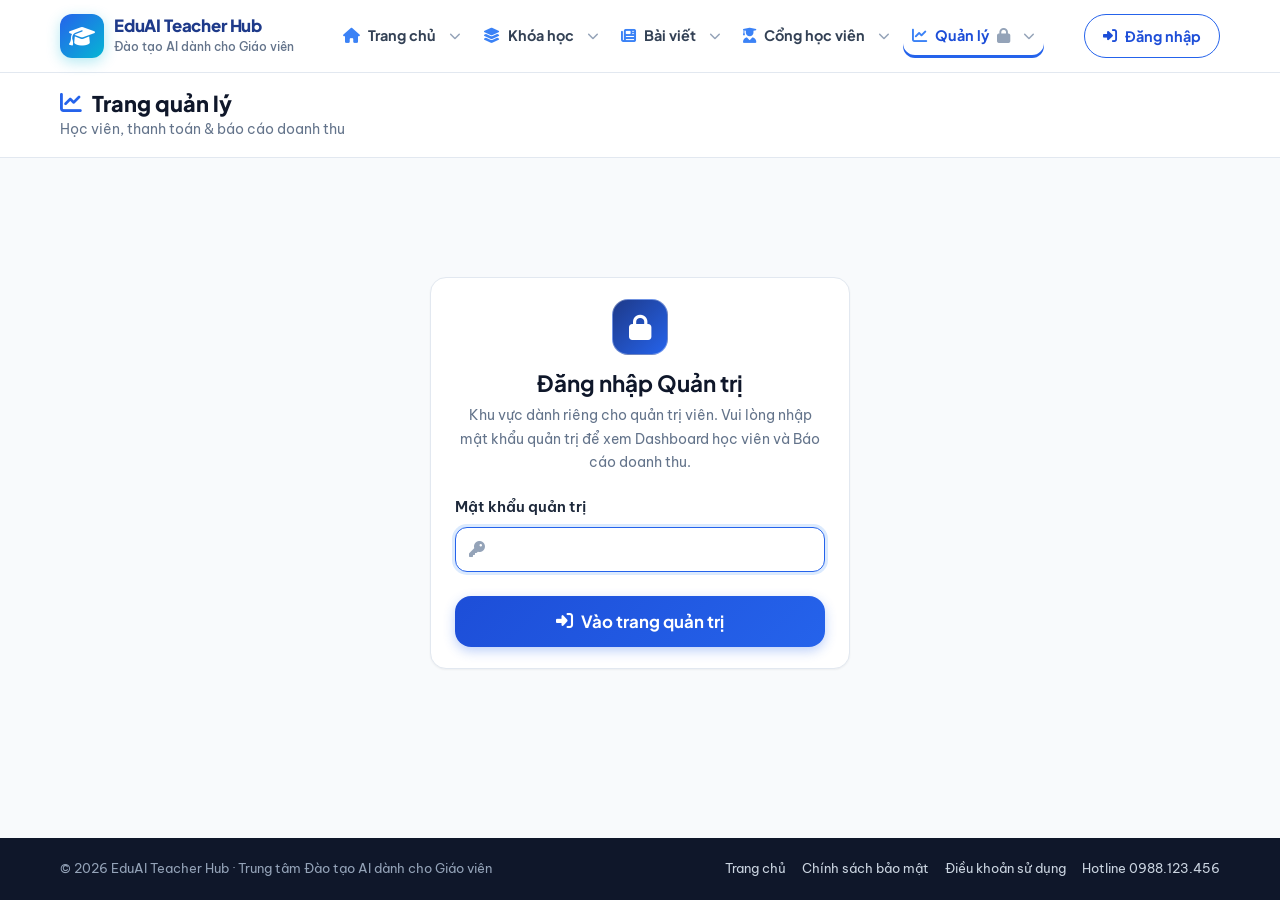
<file: admin.html>
<!DOCTYPE html>
<html lang="vi">
<head>
  <meta charset="UTF-8">
  <meta name="viewport" content="width=device-width, initial-scale=1.0">
  <title>Trang quản lý — EduAI Teacher Hub</title>
  <meta name="description" content="Trang quản trị EduAI Teacher Hub: quản lý học viên (Lead), xác nhận thanh toán và báo cáo doanh thu tháng.">
  <meta name="robots" content="noindex, nofollow">

  <!-- Favicon -->
  <link rel="icon" href="data:image/svg+xml,<svg xmlns='http://www.w3.org/2000/svg' viewBox='0 0 100 100'><text y='.9em' font-size='90'>🎓</text></svg>">

  <!-- Cố ý KHÔNG nạp Google Analytics ở trang quản lý để không tính lượt truy cập của quản trị viên -->
  <script src="js/config.js"></script>

  <!-- Google Fonts: Plus Jakarta Sans & Be Vietnam Pro -->
  <link rel="preconnect" href="https://fonts.googleapis.com">
  <link rel="preconnect" href="https://fonts.gstatic.com" crossorigin>
  <link href="https://fonts.googleapis.com/css2?family=Be+Vietnam+Pro:ital,wght@0,300;0,400;0,500;0,600;0,700;1,400&family=Plus+Jakarta+Sans:wght@500;600;700;800&display=swap" rel="stylesheet">

  <!-- Font Awesome 6 CDN Icons -->
  <link rel="stylesheet" href="https://cdnjs.cloudflare.com/ajax/libs/font-awesome/6.4.2/css/all.min.css">

  <link rel="stylesheet" href="css/style.css">
  <link rel="stylesheet" href="css/portal.css">
</head>
<body data-page="admin">

  <!-- ==================== HEADER NAVBAR NGANG (dùng chung index.html / student.html / admin.html) ==================== -->
  <header class="site-header" id="site-header">
    <div class="container header-inner">
      <a href="index.html" class="brand" aria-label="EduAI Teacher Hub — Trang chủ">
        <span class="logo-icon"><i class="fa-solid fa-graduation-cap"></i></span>
        <span class="brand-text">
          <strong>EduAI Teacher Hub</strong>
          <span>Đào tạo AI dành cho Giáo viên</span>
        </span>
      </a>

      <nav class="main-nav" id="main-nav" aria-label="Điều hướng chính">
        <ul class="nav-menu">
          <li class="nav-item" data-nav="home">
            <div class="nav-row">
              <a href="index.html" class="nav-link"><i class="fa-solid fa-house"></i> Trang chủ</a>
              <button type="button" class="nav-caret" data-dd-toggle data-gate-exempt aria-expanded="false" aria-label="Mục con của Trang chủ"><i class="fa-solid fa-chevron-down"></i></button>
            </div>
            <ul class="nav-dropdown">
              <li><a href="index.html#about"><span class="dd-icon"><i class="fa-solid fa-award"></i></span><span class="dd-text"><strong>Giới thiệu</strong><small>Vì sao chọn EduAI Teacher Hub</small></span></a></li>
              <li><a href="index.html#survey-section"><span class="dd-icon"><i class="fa-solid fa-route"></i></span><span class="dd-text"><strong>Khảo sát &amp; Lộ trình</strong><small>Đánh giá năng lực AI, nhận lộ trình riêng</small></span></a></li>
              <li><a href="index.html#forum"><span class="dd-icon"><i class="fa-solid fa-comments"></i></span><span class="dd-text"><strong>Diễn đàn</strong><small>Chia sẻ prompt &amp; kinh nghiệm dạy học</small></span></a></li>
              <li><a href="keo-co.html"><span class="dd-icon"><i class="fa-solid fa-gamepad"></i></span><span class="dd-text"><strong>Game Kéo Co AI</strong><small>Tải giáo án, AI tạo câu hỏi thi đấu 2 đội</small></span></a></li>
              <li><a href="index.html#contact"><span class="dd-icon"><i class="fa-solid fa-headset"></i></span><span class="dd-text"><strong>Liên hệ</strong><small>Zalo, Hotline, Email hỗ trợ</small></span></a></li>
            </ul>
          </li>

          <li class="nav-item" data-nav="courses">
            <div class="nav-row">
              <a href="index.html#courses" class="nav-link"><i class="fa-solid fa-layer-group"></i> Khóa học</a>
              <button type="button" class="nav-caret" data-dd-toggle data-gate-exempt aria-expanded="false" aria-label="Mục con của Khóa học"><i class="fa-solid fa-chevron-down"></i></button>
            </div>
            <ul class="nav-dropdown dd-wide">
              <li class="dd-full"><a href="index.html#courses"><span class="dd-icon"><i class="fa-solid fa-grip"></i></span><span class="dd-text"><strong>Tất cả các khóa học</strong><small>Học phí ưu đãi 299.000đ – 599.000đ, học Online qua Zoom</small></span></a></li>
              <li><a href="index.html?loc=giao_an#courses"><span class="dd-icon"><i class="fa-solid fa-book-bookmark"></i></span><span class="dd-text"><strong>Soạn Giáo án 5512</strong><small>499.000đ</small></span></a></li>
              <li><a href="index.html?loc=slide_hoclieu#courses"><span class="dd-icon"><i class="fa-solid fa-wand-magic-sparkles"></i></span><span class="dd-text"><strong>Slide &amp; Học liệu</strong><small>399.000đ</small></span></a></li>
              <li><a href="index.html?loc=khao_thi#courses"><span class="dd-icon"><i class="fa-solid fa-list-check"></i></span><span class="dd-text"><strong>Ma trận Đề thi</strong><small>449.000đ</small></span></a></li>
              <li><a href="index.html?loc=video_ai#courses"><span class="dd-icon"><i class="fa-solid fa-video"></i></span><span class="dd-text"><strong>Video Bài giảng AI</strong><small>549.000đ</small></span></a></li>
              <li><a href="index.html?loc=chu_nhiem#courses"><span class="dd-icon"><i class="fa-solid fa-user-pen"></i></span><span class="dd-text"><strong>Chủ nhiệm &amp; Nhận xét</strong><small>349.000đ</small></span></a></li>
              <li><a href="index.html?loc=skkn#courses"><span class="dd-icon"><i class="fa-solid fa-lightbulb"></i></span><span class="dd-text"><strong>Sáng kiến kinh nghiệm</strong><small>599.000đ</small></span></a></li>
              <li><a href="index.html?loc=game_app#courses"><span class="dd-icon"><i class="fa-solid fa-gamepad"></i></span><span class="dd-text"><strong>Trò chơi học tập</strong><small>499.000đ</small></span></a></li>
              <li><a href="index.html?loc=hanh_chinh#courses"><span class="dd-icon"><i class="fa-solid fa-folder-open"></i></span><span class="dd-text"><strong>Hành chính &amp; Tài liệu</strong><small>299.000đ</small></span></a></li>
            </ul>
          </li>

          <li class="nav-item" data-nav="blog">
            <div class="nav-row">
              <a href="blog.html" class="nav-link"><i class="fa-solid fa-newspaper"></i> Bài viết</a>
              <button type="button" class="nav-caret" data-dd-toggle data-gate-exempt aria-expanded="false" aria-label="Mục con của Bài viết"><i class="fa-solid fa-chevron-down"></i></button>
            </div>
            <ul class="nav-dropdown">
              <li><a href="blog.html"><span class="dd-icon"><i class="fa-solid fa-newspaper"></i></span><span class="dd-text"><strong>Tất cả bài viết</strong><small>Kiến thức AI thực chiến cho giáo viên</small></span></a></li>
              <li><a href="blog.html?cm=lo_trinh"><span class="dd-icon"><i class="fa-solid fa-route"></i></span><span class="dd-text"><strong>Lộ trình</strong><small>Bắt đầu với AI từ con số 0</small></span></a></li>
              <li><a href="blog.html?cm=huong_dan"><span class="dd-icon"><i class="fa-solid fa-screwdriver-wrench"></i></span><span class="dd-text"><strong>Hướng dẫn</strong><small>Thao tác từng bước, xử lý lỗi</small></span></a></li>
              <li><a href="blog.html?cm=prompt"><span class="dd-icon"><i class="fa-solid fa-wand-magic-sparkles"></i></span><span class="dd-text"><strong>Kỹ năng Prompt</strong><small>Công thức viết câu lệnh hiệu quả</small></span></a></li>
              <li><a href="blog.html?cm=thuc_chien"><span class="dd-icon"><i class="fa-solid fa-bolt"></i></span><span class="dd-text"><strong>Thực chiến</strong><small>Bộ mẫu câu lệnh dùng ngay</small></span></a></li>
            </ul>
          </li>

          <li class="nav-item" data-nav="student">
            <div class="nav-row">
              <a href="student.html" class="nav-link"><i class="fa-solid fa-user-graduate"></i> Cổng học viên</a>
              <button type="button" class="nav-caret" data-dd-toggle data-gate-exempt aria-expanded="false" aria-label="Mục con của Cổng học viên"><i class="fa-solid fa-chevron-down"></i></button>
            </div>
            <ul class="nav-dropdown">
              <li><a href="student.html#schedule-panel"><span class="dd-icon"><i class="fa-solid fa-calendar-days"></i></span><span class="dd-text"><strong>Lịch học Zoom</strong><small>Buổi học sắp tới &amp; link vào lớp</small></span></a></li>
              <li><a href="student.html#progress-panel"><span class="dd-icon"><i class="fa-solid fa-chart-simple"></i></span><span class="dd-text"><strong>Tiến trình học tập</strong><small>Theo dõi từng khóa đã đăng ký</small></span></a></li>
              <li><a href="student.html#video-panel"><span class="dd-icon"><i class="fa-solid fa-circle-play"></i></span><span class="dd-text"><strong>Kho video xem lại</strong><small>Bản ghi Zoom, xem lại trọn đời</small></span></a></li>
            </ul>
          </li>

          <li class="nav-item" data-nav="admin">
            <div class="nav-row">
              <a href="admin.html" class="nav-link" data-gate-exempt><i class="fa-solid fa-chart-line"></i> Quản lý <i class="fa-solid fa-lock nav-lock" title="Dành cho quản trị viên"></i></a>
              <button type="button" class="nav-caret" data-dd-toggle data-gate-exempt aria-expanded="false" aria-label="Mục con của Quản lý"><i class="fa-solid fa-chevron-down"></i></button>
            </div>
            <ul class="nav-dropdown">
              <li><a href="admin.html#hoc-vien" data-gate-exempt><span class="dd-icon"><i class="fa-solid fa-address-book"></i></span><span class="dd-text"><strong>Quản lý học viên</strong><small>Dashboard Lead, xác nhận thanh toán</small></span></a></li>
              <li><a href="admin.html#doanh-thu" data-gate-exempt><span class="dd-icon"><i class="fa-solid fa-sack-dollar"></i></span><span class="dd-text"><strong>Báo cáo doanh thu</strong><small>Doanh thu theo tháng &amp; theo khóa</small></span></a></li>
            </ul>
          </li>
        </ul>
      </nav>

      <div class="header-actions">
        <div id="header-user"></div>
        <button type="button" class="nav-toggle-btn" id="nav-toggle" aria-label="Mở menu" aria-controls="main-nav" aria-expanded="false" data-gate-exempt>
          <i class="fa-solid fa-bars"></i>
        </button>
      </div>
    </div>
  </header>

  <main class="page-main" id="main-content">
    <div class="page-titlebar">
      <div class="container page-titlebar-inner">
        <div>
          <h1 class="page-title"><i class="fa-solid fa-chart-line"></i> Trang quản lý</h1>
          <p class="page-sub">Học viên, thanh toán &amp; báo cáo doanh thu</p>
        </div>
        <div class="page-actions" id="admin-actions" hidden>
          <span class="status-badge status-unpaid" id="data-mode-badge"><i class="fa-solid fa-database"></i> Cục bộ</span>
          <button type="button" class="btn btn-secondary btn-sm btn-icon" id="btn-refresh" title="Tải lại dữ liệu">
            <i class="fa-solid fa-rotate"></i> <span class="btn-label-hide-sm">Làm mới</span>
          </button>
          <button type="button" class="btn btn-secondary btn-sm btn-icon" id="btn-export" title="Xuất file CSV (mở bằng Excel)">
            <i class="fa-solid fa-file-arrow-down"></i> <span class="btn-label-hide-sm">Xuất CSV</span>
          </button>
          <button type="button" class="btn btn-outline btn-sm btn-icon" id="btn-admin-logout" title="Đăng xuất quản trị" aria-label="Đăng xuất quản trị" hidden>
            <i class="fa-solid fa-right-from-bracket"></i>
          </button>
        </div>
      </div>
    </div>

    <!-- Đăng nhập quản trị (chế độ cloud) -->
    <section class="admin-login-wrap" id="admin-login" hidden>
      <div class="panel admin-login-card">
        <div class="auth-logo"><i class="fa-solid fa-lock"></i></div>
        <h2>Đăng nhập Quản trị</h2>
        <p>Khu vực dành riêng cho quản trị viên. Vui lòng nhập mật khẩu quản trị để xem Dashboard học viên và Báo cáo doanh thu.</p>
        <form id="admin-login-form" novalidate>
          <div class="form-group">
            <label class="form-label" for="admin-key">Mật khẩu quản trị</label>
            <div class="input-with-icon">
              <input type="password" id="admin-key" class="form-control" autocomplete="current-password" required>
              <i class="fa-solid fa-key"></i>
            </div>
            <div class="form-error-text"></div>
          </div>
          <button type="submit" class="btn btn-primary btn-lg btn-block" id="admin-login-btn">
            <i class="fa-solid fa-right-to-bracket"></i> Vào trang quản trị
          </button>
        </form>
      </div>
    </section>

    <div class="portal-main" id="admin-app" hidden>
      <div class="container">
        <div class="notice notice-warn" id="local-mode-notice" hidden>
          <i class="fa-solid fa-triangle-exclamation"></i>
          <div>
            <strong>Đang xem dữ liệu lưu trên trình duyệt này.</strong>
            Chỉ thấy các học viên đăng nhập trên chính máy/trình duyệt này. Để thấy học viên từ mọi thiết bị,
            thêm Upstash Redis + biến <code>ADMIN_KEY</code> trên Vercel (xem hướng dẫn trong <code>claude.md</code>).
          </div>
        </div>

        <div class="kpi-grid" id="kpi-grid"></div>

        <div class="tabs" role="tablist">
          <button type="button" class="tab-btn active" role="tab" aria-selected="true" data-tab="students">
            <i class="fa-solid fa-users"></i> Quản lý học viên
          </button>
          <button type="button" class="tab-btn" role="tab" aria-selected="false" data-tab="revenue">
            <i class="fa-solid fa-sack-dollar"></i> Báo cáo doanh thu <i class="fa-solid fa-lock tab-lock" id="revenue-tab-lock" title="Cần mật khẩu Kế toán"></i>
          </button>
        </div>

        <!-- TAB: HỌC VIÊN -->
        <section class="tab-panel active" id="tab-students" role="tabpanel">
          <div class="panel">
            <div class="panel-head">
              <div>
                <h2 class="panel-title"><i class="fa-solid fa-address-book"></i> Danh sách học viên</h2>
                <div class="panel-sub" id="students-count">—</div>
              </div>
              <div class="toolbar">
                <div class="input-with-icon search-wrap">
                  <input type="search" id="filter-search" class="form-control" placeholder="Tìm tên, SĐT, email..." aria-label="Tìm học viên">
                  <i class="fa-solid fa-magnifying-glass"></i>
                </div>
                <select id="filter-status" class="form-control form-select" aria-label="Lọc theo tình trạng thanh toán">
                  <option value="all">Tất cả tình trạng</option>
                  <option value="paid">Đã thanh toán</option>
                  <option value="pending">Chờ xác nhận</option>
                  <option value="unpaid">Chưa thanh toán</option>
                </select>
              </div>
            </div>

            <div class="table-wrap">
              <table class="data-table has-sticky-action students-table">
                <thead>
                  <tr>
                    <th>Họ tên</th>
                    <th>Số điện thoại</th>
                    <th>Email</th>
                    <th>Khóa học quan tâm</th>
                    <th>Tình trạng thanh toán</th>
                    <th class="num">Số tiền thanh toán</th>
                    <th>Đã chốt được khách</th>
                    <th></th>
                  </tr>
                </thead>
                <tbody id="students-tbody"></tbody>
              </table>
            </div>
          </div>
        </section>

        <!-- TAB: DOANH THU -->
        <section class="tab-panel" id="tab-revenue" role="tabpanel">
          <!-- Chưa nhập mật khẩu Kế toán: chỉ thấy khung khóa, số liệu KHÔNG được vẽ ra trang -->
          <div class="panel locked-card" id="revenue-locked">
            <span class="logo-icon"><i class="fa-solid fa-lock"></i></span>
            <h2>Khu vực dành cho Kế toán</h2>
            <p>Báo cáo dòng tiền và bảng tính hoa hồng đội Sale được bảo mật riêng. Vui lòng nhập mật khẩu Kế toán để xem.</p>
            <button type="button" class="btn btn-primary btn-lg" id="btn-unlock-revenue">
              <i class="fa-solid fa-key"></i> Nhập mật khẩu Kế toán
            </button>
          </div>

          <div id="revenue-content" hidden>
          <div class="notice notice-info accountant-bar">
            <i class="fa-solid fa-user-shield"></i>
            <div><strong>Đang ở chế độ Kế toán.</strong> Đóng trình duyệt hoặc bấm "Khóa lại" để ẩn báo cáo.</div>
            <button type="button" class="btn btn-secondary btn-sm" id="btn-lock-revenue"><i class="fa-solid fa-lock"></i> Khóa lại</button>
          </div>

          <!-- HOA HỒNG ĐỘI SALE -->
          <div class="panel commission-panel">
            <div class="panel-head">
              <div>
                <h2 class="panel-title"><i class="fa-solid fa-hand-holding-dollar"></i> Hoa hồng đội Sale</h2>
                <div class="panel-sub" id="commission-sub">3% trên giá trị khóa học Sale đã chốt (có ảnh minh chứng) và đã xác nhận thanh toán</div>
              </div>
              <div class="toolbar">
                <div class="input-with-icon search-wrap">
                  <input type="text" id="sale-code" class="form-control" list="sale-code-list" placeholder="Nhập mã Sale: sale1, sale2..." aria-label="Mã nhân viên Sale" autocomplete="off">
                  <i class="fa-solid fa-id-badge"></i>
                  <datalist id="sale-code-list"></datalist>
                </div>
                <select id="commission-month" class="form-control form-select" aria-label="Kỳ tính hoa hồng"></select>
              </div>
            </div>

            <div id="sale-lookup" class="sale-lookup" aria-live="polite"></div>

            <div class="table-wrap">
              <table class="data-table commission-table">
                <thead>
                  <tr>
                    <th>Mã Sale</th>
                    <th>Họ và tên</th>
                    <th class="num">Khách đã chốt</th>
                    <th class="num">Khóa đã chốt thành công</th>
                    <th class="num">Doanh số đã thanh toán</th>
                    <th class="num">Hoa hồng thực nhận (3%)</th>
                  </tr>
                </thead>
                <tbody id="commission-tbody"></tbody>
              </table>
            </div>
          </div>

          <div class="revenue-grid">
            <div class="panel">
              <div class="panel-head">
                <div>
                  <h2 class="panel-title"><i class="fa-solid fa-chart-column"></i> Doanh thu theo tháng</h2>
                  <div class="panel-sub">12 tháng gần nhất &middot; chỉ tính khóa học đã xác nhận thanh toán</div>
                </div>
              </div>
              <div class="revenue-chart" id="revenue-chart"></div>
            </div>

            <div class="panel">
              <div class="panel-head">
                <h2 class="panel-title"><i class="fa-solid fa-layer-group"></i> Theo khóa học</h2>
                <select id="breakdown-month" class="form-control form-select" style="width:auto; padding-left:14px; min-height:44px;" aria-label="Chọn tháng"></select>
              </div>
              <ul class="breakdown-list" id="breakdown-list"></ul>
            </div>
          </div>

          <div class="panel" style="margin-top:1.25rem;">
            <div class="panel-head">
              <h2 class="panel-title"><i class="fa-solid fa-table"></i> Tổng hợp dòng tiền từng tháng</h2>
            </div>
            <div class="table-wrap">
              <table class="data-table" style="min-width:560px;">
                <thead>
                  <tr>
                    <th>Tháng</th>
                    <th class="num">Số đơn đã thanh toán</th>
                    <th class="num">Số học viên</th>
                    <th class="num">Doanh thu</th>
                    <th class="num">So với tháng trước</th>
                  </tr>
                </thead>
                <tbody id="revenue-tbody"></tbody>
              </table>
            </div>
          </div>
          </div>
        </section>
      </div>
    </div>
  </main>

  <footer class="mini-footer">
    <div class="container mini-footer-inner">
      <span>&copy; 2026 EduAI Teacher Hub &middot; Trung tâm Đào tạo AI dành cho Giáo viên</span>
      <nav class="mini-footer-links" aria-label="Liên kết chân trang">
        <a href="index.html">Trang chủ</a>
        <a href="#" data-policy="privacy">Chính sách bảo mật</a>
        <a href="#" data-policy="terms">Điều khoản sử dụng</a>
        <a href="tel:0988123456">Hotline 0988.123.456</a>
      </nav>
    </div>
  </footer>

  <!-- ==================== MODAL CHI TIẾT HỌC VIÊN ==================== -->
  <div class="modal-backdrop" id="lead-modal" role="dialog" aria-modal="true" aria-labelledby="lead-modal-title">
    <div class="modal-box">
      <div class="modal-header">
        <h3 id="lead-modal-title"><i class="fa-solid fa-user-graduate" style="color:var(--primary-600); margin-right:8px;"></i> Chi tiết học viên</h3>
        <button type="button" class="modal-close-btn" id="lead-modal-close" aria-label="Đóng">&times;</button>
      </div>
      <div class="modal-body" id="lead-modal-body"></div>
    </div>
  </div>

  <!-- ==================== MODAL MẬT KHẨU KẾ TOÁN ==================== -->
  <div class="modal-backdrop auth-backdrop" id="accountant-modal" role="dialog" aria-modal="true" aria-labelledby="accountant-modal-title">
    <div class="modal-box auth-modal-box">
      <button type="button" class="auth-close-btn" id="accountant-modal-close" aria-label="Đóng">&times;</button>
      <div class="auth-modal-head">
        <div class="auth-logo"><i class="fa-solid fa-user-shield"></i></div>
        <h3 id="accountant-modal-title">Xác thực Kế toán</h3>
        <p>Báo cáo doanh thu &amp; hoa hồng Sale chỉ dành cho Kế toán. Vui lòng nhập mật khẩu Kế toán.</p>
      </div>
      <div class="auth-modal-body">
        <form id="accountant-form" novalidate>
          <div class="form-group">
            <label class="form-label" for="accountant-key">Mật khẩu Kế toán <span class="required">*</span></label>
            <div class="input-with-icon">
              <input type="password" id="accountant-key" class="form-control" autocomplete="off" required>
              <i class="fa-solid fa-key"></i>
            </div>
            <div class="form-error-text"></div>
          </div>
          <button type="submit" class="btn btn-primary btn-lg btn-block" id="accountant-submit">
            <i class="fa-solid fa-unlock"></i> Mở Báo cáo doanh thu
          </button>
        </form>
      </div>
    </div>
  </div>

  <!-- ==================== MODAL ẢNH MINH CHỨNG CHỐT KHÁCH ==================== -->
  <div class="modal-backdrop" id="proof-modal" role="dialog" aria-modal="true" aria-labelledby="proof-modal-title">
    <div class="modal-box proof-modal-box">
      <div class="modal-header">
        <h3 id="proof-modal-title"><i class="fa-solid fa-image" style="color:var(--primary-600); margin-right:8px;"></i> Ảnh minh chứng chốt khách</h3>
        <button type="button" class="modal-close-btn" id="proof-modal-close" aria-label="Đóng">&times;</button>
      </div>
      <div class="modal-body" id="proof-modal-body"></div>
    </div>
  </div>

  <!-- Ô chọn ảnh dùng chung cho mọi dòng (không nằm trong bảng để không bị mất khi bảng tự làm mới) -->
  <input type="file" id="proof-file-input" accept="image/*" hidden>

  <div class="toast-container" id="toast-container"></div>

  <script src="js/data.js"></script>
  <script src="js/lead-model.js"></script>
  <script src="js/store.js"></script>
  <script src="js/telegram.js"></script>
  <script src="js/site.js"></script>
  <script src="js/admin.js"></script>
</body>
</html>
</file>
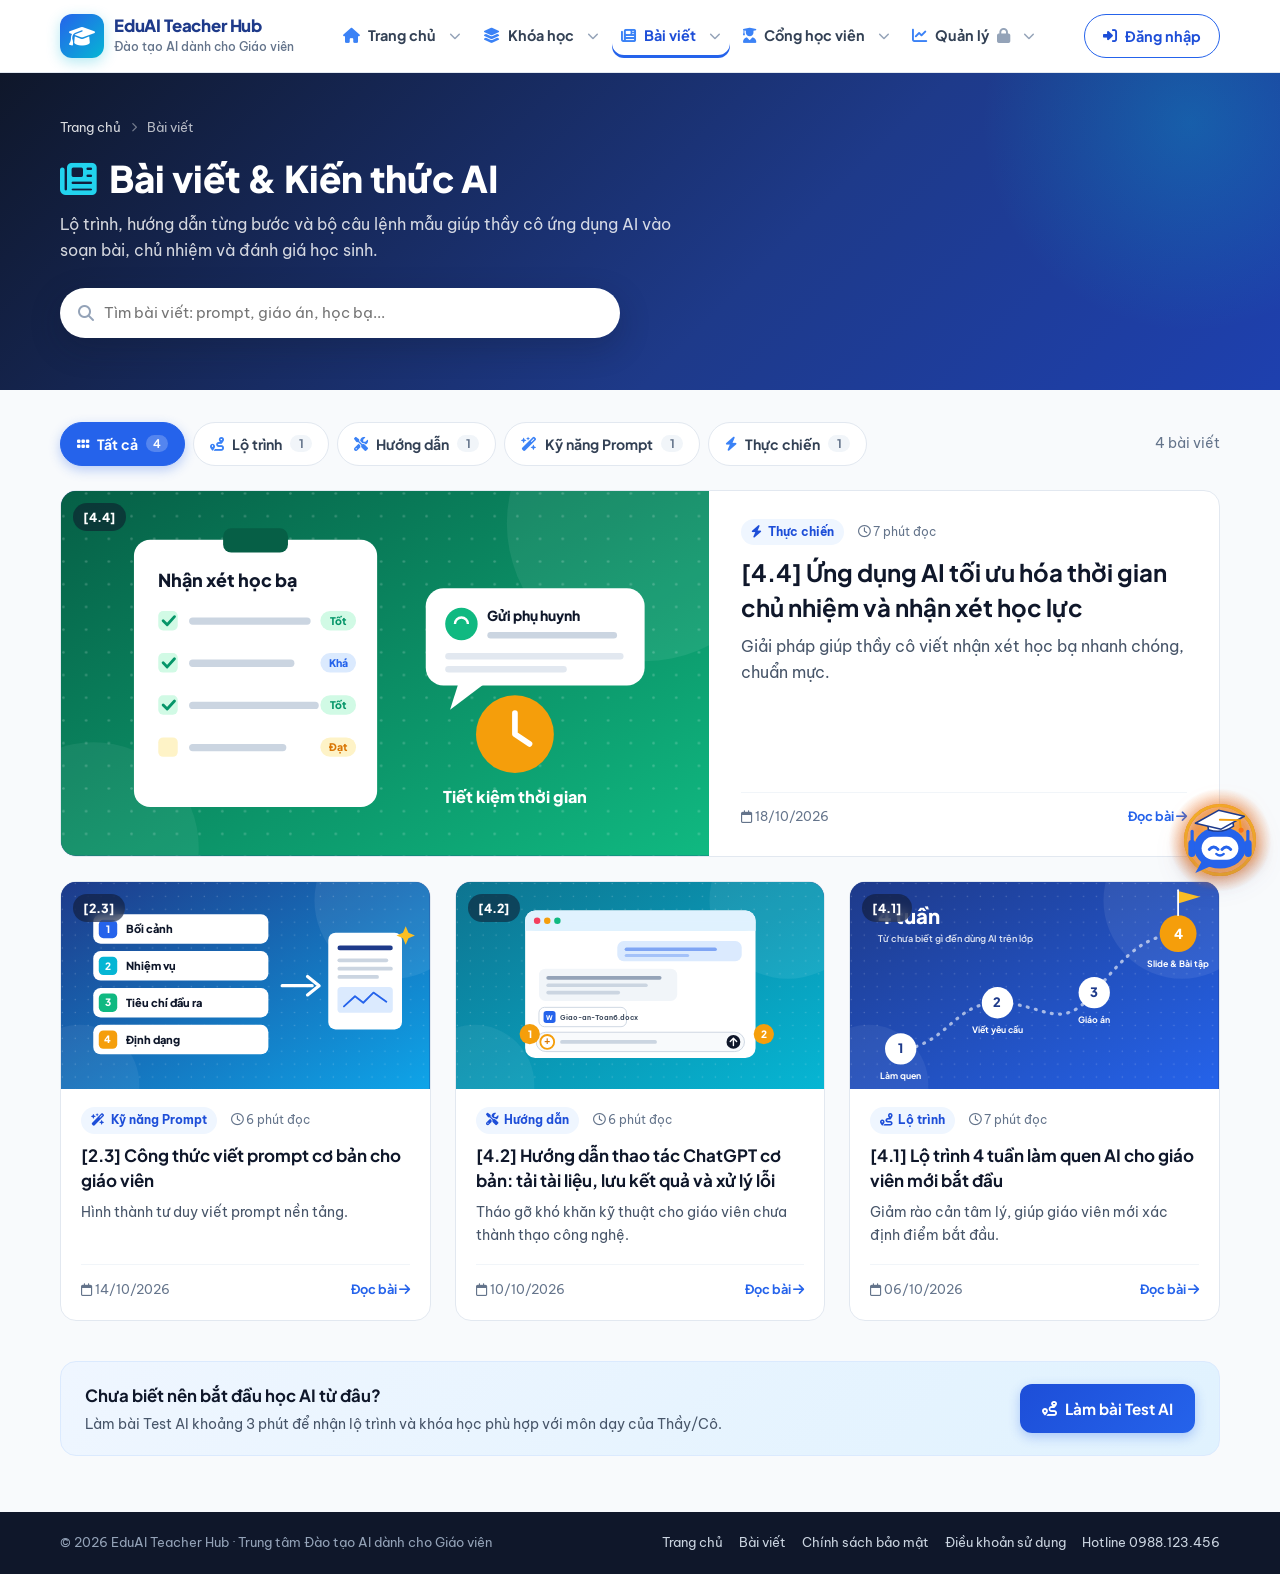
<file: blog.html>
<!DOCTYPE html>
<html lang="vi">
<head>
  <meta charset="UTF-8">
  <meta name="viewport" content="width=device-width, initial-scale=1.0">
  <title>Bài viết — EduAI Teacher Hub</title>
  <meta name="description" content="Bài viết EduAI Teacher Hub: lộ trình, hướng dẫn thao tác, công thức prompt và bộ mẫu câu lệnh AI thực chiến cho giáo viên.">

  <!-- Favicon -->
  <link rel="icon" href="data:image/svg+xml,<svg xmlns='http://www.w3.org/2000/svg' viewBox='0 0 100 100'><text y='.9em' font-size='90'>🎓</text></svg>">

  <!-- Google Analytics 4 (GA4) — điền Measurement ID trong js/config.js -->
  <script src="js/config.js"></script>
  <script>
    window.dataLayer = window.dataLayer || [];
    function gtag() { dataLayer.push(arguments); }
    (function () {
      var id = (window.EDUAI_CONFIG || {}).GA4_MEASUREMENT_ID;
      if (!id || /X{4,}/.test(id)) return;
      var s = document.createElement('script');
      s.async = true;
      s.src = 'https://www.googletagmanager.com/gtag/js?id=' + encodeURIComponent(id);
      document.head.appendChild(s);
      gtag('js', new Date());
      gtag('config', id);
    })();
  </script>

  <!-- Google Fonts: Plus Jakarta Sans & Be Vietnam Pro -->
  <link rel="preconnect" href="https://fonts.googleapis.com">
  <link rel="preconnect" href="https://fonts.gstatic.com" crossorigin>
  <link href="https://fonts.googleapis.com/css2?family=Be+Vietnam+Pro:ital,wght@0,300;0,400;0,500;0,600;0,700;1,400&family=Plus+Jakarta+Sans:wght@500;600;700;800&display=swap" rel="stylesheet">

  <!-- Font Awesome 6 CDN Icons -->
  <link rel="stylesheet" href="https://cdnjs.cloudflare.com/ajax/libs/font-awesome/6.4.2/css/all.min.css">

  <link rel="stylesheet" href="css/style.css">
  <link rel="stylesheet" href="css/blog.css">
  <link rel="stylesheet" href="css/assistant.css">
</head>
<body data-page="blog" data-blog="list">

  <!-- ==================== HEADER NAVBAR NGANG (dùng chung index.html / student.html / admin.html / blog.html / post.html) ==================== -->
  <header class="site-header" id="site-header">
    <div class="container header-inner">
      <a href="index.html" class="brand" aria-label="EduAI Teacher Hub — Trang chủ">
        <span class="logo-icon"><i class="fa-solid fa-graduation-cap"></i></span>
        <span class="brand-text">
          <strong>EduAI Teacher Hub</strong>
          <span>Đào tạo AI dành cho Giáo viên</span>
        </span>
      </a>

      <nav class="main-nav" id="main-nav" aria-label="Điều hướng chính">
        <ul class="nav-menu">
          <li class="nav-item" data-nav="home">
            <div class="nav-row">
              <a href="index.html" class="nav-link"><i class="fa-solid fa-house"></i> Trang chủ</a>
              <button type="button" class="nav-caret" data-dd-toggle data-gate-exempt aria-expanded="false" aria-label="Mục con của Trang chủ"><i class="fa-solid fa-chevron-down"></i></button>
            </div>
            <ul class="nav-dropdown">
              <li><a href="index.html#about"><span class="dd-icon"><i class="fa-solid fa-award"></i></span><span class="dd-text"><strong>Giới thiệu</strong><small>Vì sao chọn EduAI Teacher Hub</small></span></a></li>
              <li><a href="index.html#survey-section"><span class="dd-icon"><i class="fa-solid fa-route"></i></span><span class="dd-text"><strong>Khảo sát &amp; Lộ trình</strong><small>Đánh giá năng lực AI, nhận lộ trình riêng</small></span></a></li>
              <li><a href="index.html#forum"><span class="dd-icon"><i class="fa-solid fa-comments"></i></span><span class="dd-text"><strong>Diễn đàn</strong><small>Chia sẻ prompt &amp; kinh nghiệm dạy học</small></span></a></li>
              <li><a href="keo-co.html"><span class="dd-icon"><i class="fa-solid fa-gamepad"></i></span><span class="dd-text"><strong>Game Kéo Co AI</strong><small>Tải giáo án, AI tạo câu hỏi thi đấu 2 đội</small></span></a></li>
              <li><a href="index.html#contact"><span class="dd-icon"><i class="fa-solid fa-headset"></i></span><span class="dd-text"><strong>Liên hệ</strong><small>Zalo, Hotline, Email hỗ trợ</small></span></a></li>
            </ul>
          </li>

          <li class="nav-item" data-nav="courses">
            <div class="nav-row">
              <a href="index.html#courses" class="nav-link"><i class="fa-solid fa-layer-group"></i> Khóa học</a>
              <button type="button" class="nav-caret" data-dd-toggle data-gate-exempt aria-expanded="false" aria-label="Mục con của Khóa học"><i class="fa-solid fa-chevron-down"></i></button>
            </div>
            <ul class="nav-dropdown dd-wide">
              <li class="dd-full"><a href="index.html#courses"><span class="dd-icon"><i class="fa-solid fa-grip"></i></span><span class="dd-text"><strong>Tất cả các khóa học</strong><small>Học phí ưu đãi 299.000đ – 599.000đ, học Online qua Zoom</small></span></a></li>
              <li><a href="index.html?loc=giao_an#courses"><span class="dd-icon"><i class="fa-solid fa-book-bookmark"></i></span><span class="dd-text"><strong>Soạn Giáo án 5512</strong><small>499.000đ</small></span></a></li>
              <li><a href="index.html?loc=slide_hoclieu#courses"><span class="dd-icon"><i class="fa-solid fa-wand-magic-sparkles"></i></span><span class="dd-text"><strong>Slide &amp; Học liệu</strong><small>399.000đ</small></span></a></li>
              <li><a href="index.html?loc=khao_thi#courses"><span class="dd-icon"><i class="fa-solid fa-list-check"></i></span><span class="dd-text"><strong>Ma trận Đề thi</strong><small>449.000đ</small></span></a></li>
              <li><a href="index.html?loc=video_ai#courses"><span class="dd-icon"><i class="fa-solid fa-video"></i></span><span class="dd-text"><strong>Video Bài giảng AI</strong><small>549.000đ</small></span></a></li>
              <li><a href="index.html?loc=chu_nhiem#courses"><span class="dd-icon"><i class="fa-solid fa-user-pen"></i></span><span class="dd-text"><strong>Chủ nhiệm &amp; Nhận xét</strong><small>349.000đ</small></span></a></li>
              <li><a href="index.html?loc=skkn#courses"><span class="dd-icon"><i class="fa-solid fa-lightbulb"></i></span><span class="dd-text"><strong>Sáng kiến kinh nghiệm</strong><small>599.000đ</small></span></a></li>
              <li><a href="index.html?loc=game_app#courses"><span class="dd-icon"><i class="fa-solid fa-gamepad"></i></span><span class="dd-text"><strong>Trò chơi học tập</strong><small>499.000đ</small></span></a></li>
              <li><a href="index.html?loc=hanh_chinh#courses"><span class="dd-icon"><i class="fa-solid fa-folder-open"></i></span><span class="dd-text"><strong>Hành chính &amp; Tài liệu</strong><small>299.000đ</small></span></a></li>
            </ul>
          </li>

          <li class="nav-item" data-nav="blog">
            <div class="nav-row">
              <a href="blog.html" class="nav-link"><i class="fa-solid fa-newspaper"></i> Bài viết</a>
              <button type="button" class="nav-caret" data-dd-toggle data-gate-exempt aria-expanded="false" aria-label="Mục con của Bài viết"><i class="fa-solid fa-chevron-down"></i></button>
            </div>
            <ul class="nav-dropdown">
              <li><a href="blog.html"><span class="dd-icon"><i class="fa-solid fa-newspaper"></i></span><span class="dd-text"><strong>Tất cả bài viết</strong><small>Kiến thức AI thực chiến cho giáo viên</small></span></a></li>
              <li><a href="blog.html?cm=lo_trinh"><span class="dd-icon"><i class="fa-solid fa-route"></i></span><span class="dd-text"><strong>Lộ trình</strong><small>Bắt đầu với AI từ con số 0</small></span></a></li>
              <li><a href="blog.html?cm=huong_dan"><span class="dd-icon"><i class="fa-solid fa-screwdriver-wrench"></i></span><span class="dd-text"><strong>Hướng dẫn</strong><small>Thao tác từng bước, xử lý lỗi</small></span></a></li>
              <li><a href="blog.html?cm=prompt"><span class="dd-icon"><i class="fa-solid fa-wand-magic-sparkles"></i></span><span class="dd-text"><strong>Kỹ năng Prompt</strong><small>Công thức viết câu lệnh hiệu quả</small></span></a></li>
              <li><a href="blog.html?cm=thuc_chien"><span class="dd-icon"><i class="fa-solid fa-bolt"></i></span><span class="dd-text"><strong>Thực chiến</strong><small>Bộ mẫu câu lệnh dùng ngay</small></span></a></li>
            </ul>
          </li>

          <li class="nav-item" data-nav="student">
            <div class="nav-row">
              <a href="student.html" class="nav-link"><i class="fa-solid fa-user-graduate"></i> Cổng học viên</a>
              <button type="button" class="nav-caret" data-dd-toggle data-gate-exempt aria-expanded="false" aria-label="Mục con của Cổng học viên"><i class="fa-solid fa-chevron-down"></i></button>
            </div>
            <ul class="nav-dropdown">
              <li><a href="student.html#schedule-panel"><span class="dd-icon"><i class="fa-solid fa-calendar-days"></i></span><span class="dd-text"><strong>Lịch học Zoom</strong><small>Buổi học sắp tới &amp; link vào lớp</small></span></a></li>
              <li><a href="student.html#progress-panel"><span class="dd-icon"><i class="fa-solid fa-chart-simple"></i></span><span class="dd-text"><strong>Tiến trình học tập</strong><small>Theo dõi từng khóa đã đăng ký</small></span></a></li>
              <li><a href="student.html#video-panel"><span class="dd-icon"><i class="fa-solid fa-circle-play"></i></span><span class="dd-text"><strong>Kho video xem lại</strong><small>Bản ghi Zoom, xem lại trọn đời</small></span></a></li>
            </ul>
          </li>

          <li class="nav-item" data-nav="admin">
            <div class="nav-row">
              <a href="admin.html" class="nav-link" data-gate-exempt><i class="fa-solid fa-chart-line"></i> Quản lý <i class="fa-solid fa-lock nav-lock" title="Dành cho quản trị viên"></i></a>
              <button type="button" class="nav-caret" data-dd-toggle data-gate-exempt aria-expanded="false" aria-label="Mục con của Quản lý"><i class="fa-solid fa-chevron-down"></i></button>
            </div>
            <ul class="nav-dropdown">
              <li><a href="admin.html#hoc-vien" data-gate-exempt><span class="dd-icon"><i class="fa-solid fa-address-book"></i></span><span class="dd-text"><strong>Quản lý học viên</strong><small>Dashboard Lead, xác nhận thanh toán</small></span></a></li>
              <li><a href="admin.html#doanh-thu" data-gate-exempt><span class="dd-icon"><i class="fa-solid fa-sack-dollar"></i></span><span class="dd-text"><strong>Báo cáo doanh thu</strong><small>Doanh thu theo tháng &amp; theo khóa</small></span></a></li>
            </ul>
          </li>
        </ul>
      </nav>

      <div class="header-actions">
        <div id="header-user"></div>
        <button type="button" class="nav-toggle-btn" id="nav-toggle" aria-label="Mở menu" aria-controls="main-nav" aria-expanded="false" data-gate-exempt>
          <i class="fa-solid fa-bars"></i>
        </button>
      </div>
    </div>
  </header>

  <main class="page-main" id="main-content">
    <section class="blog-hero">
      <div class="container blog-hero-inner">
        <nav class="post-crumbs" aria-label="Đường dẫn"><a href="index.html">Trang chủ</a><i class="fa-solid fa-chevron-right"></i><span>Bài viết</span></nav>
        <h1><i class="fa-solid fa-newspaper"></i> Bài viết &amp; Kiến thức AI</h1>
        <p>Lộ trình, hướng dẫn từng bước và bộ câu lệnh mẫu giúp thầy cô ứng dụng AI vào soạn bài, chủ nhiệm và đánh giá học sinh.</p>
        <label class="blog-search" for="blog-search">
          <i class="fa-solid fa-magnifying-glass"></i>
          <input type="search" id="blog-search" placeholder="Tìm bài viết: prompt, giáo án, học bạ..." autocomplete="off">
        </label>
      </div>
    </section>

    <section class="blog-list-section">
      <div class="container">
        <div class="blog-toolbar">
          <div class="blog-filters" id="blog-filters" role="group" aria-label="Lọc theo chuyên mục"></div>
          <span class="blog-count" id="blog-count" aria-live="polite"></span>
        </div>
        <div class="blog-grid" id="blog-grid"></div>

        <div class="cta-inline blog-list-cta">
          <div><strong>Chưa biết nên bắt đầu học AI từ đâu?</strong><p>Làm bài Test AI khoảng 3 phút để nhận lộ trình và khóa học phù hợp với môn dạy của Thầy/Cô.</p></div>
          <a href="index.html#survey-section" class="btn btn-primary"><i class="fa-solid fa-route"></i> Làm bài Test AI</a>
        </div>
      </div>
    </section>
  </main>

  <footer class="mini-footer">
    <div class="container mini-footer-inner">
      <span>&copy; 2026 EduAI Teacher Hub &middot; Trung tâm Đào tạo AI dành cho Giáo viên</span>
      <nav class="mini-footer-links" aria-label="Liên kết chân trang">
        <a href="index.html">Trang chủ</a>
        <a href="blog.html">Bài viết</a>
        <a href="#" data-policy="privacy">Chính sách bảo mật</a>
        <a href="#" data-policy="terms">Điều khoản sử dụng</a>
        <a href="tel:0988123456">Hotline 0988.123.456</a>
      </nav>
    </div>
  </footer>

  <div class="toast-container" id="toast-container"></div>

  <script src="js/data.js"></script>
  <script src="js/lead-model.js"></script>
  <script src="js/store.js"></script>
  <script src="js/telegram.js"></script>
  <script src="js/site.js"></script>
  <script src="js/blog-data.js"></script>
  <script src="js/blog.js"></script>
  <script src="js/assistant.js"></script>
</body>
</html>
</file>
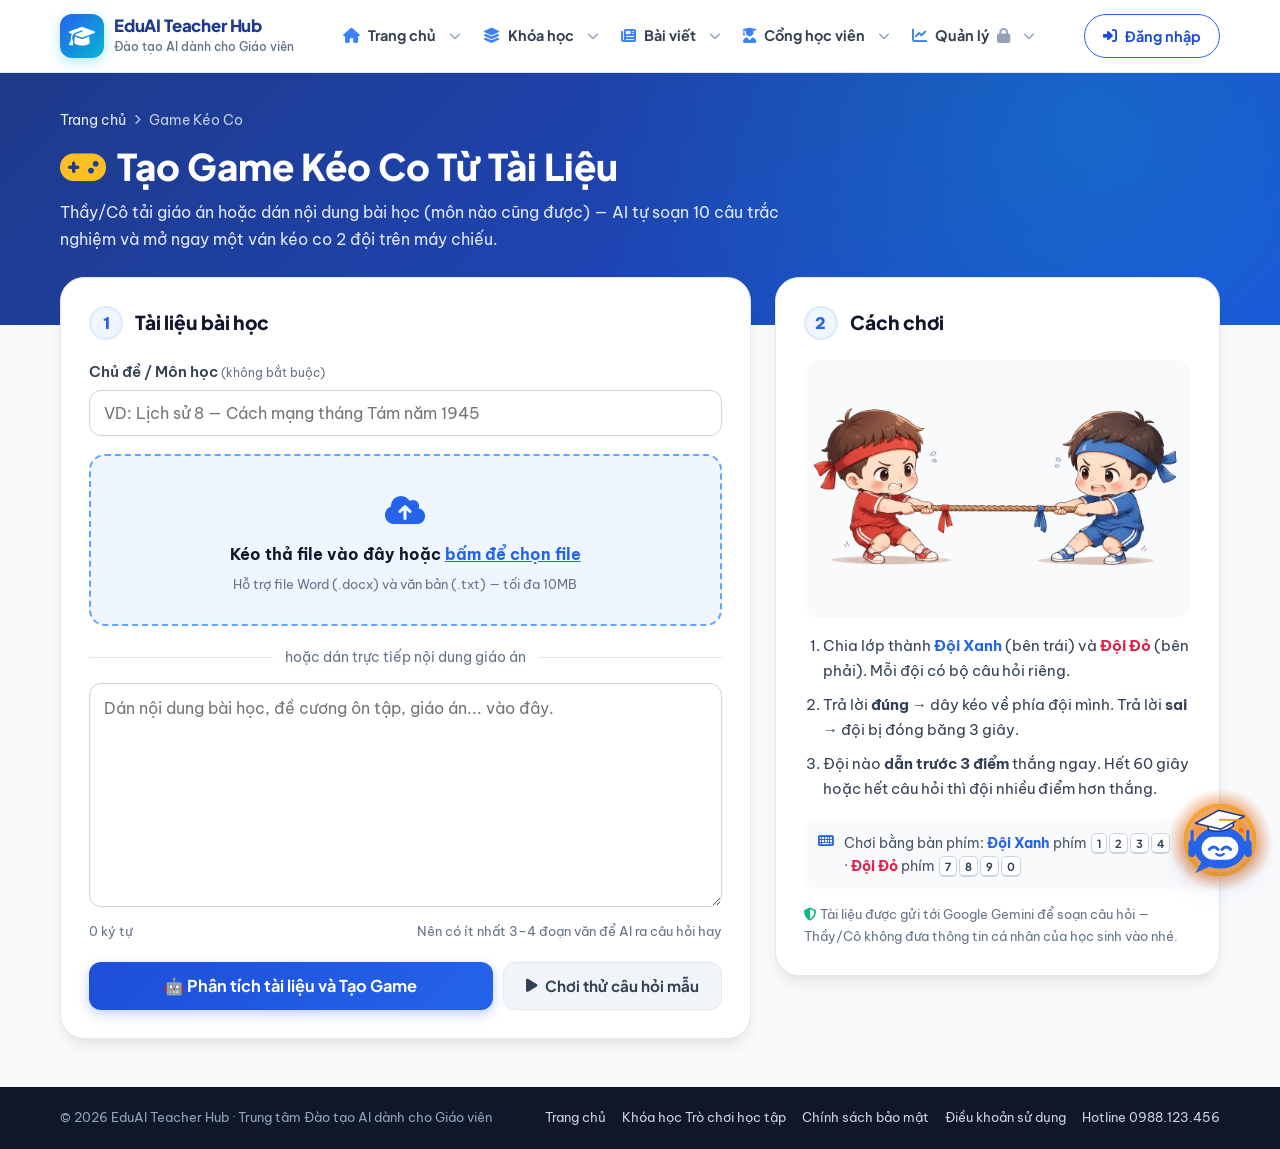
<file: keo-co.html>
<!DOCTYPE html>
<html lang="vi">
<head>
  <meta charset="UTF-8">
  <meta name="viewport" content="width=device-width, initial-scale=1.0">
  <title>Game Kéo Co Từ Tài Liệu — EduAI Teacher Hub</title>
  <meta name="description" content="Tải giáo án hoặc tài liệu bất kỳ môn học, AI tự soạn câu hỏi trắc nghiệm và mở ngay trò chơi kéo co 2 đội cho lớp học.">

  <!-- Favicon -->
  <link rel="icon" href="data:image/svg+xml,<svg xmlns='http://www.w3.org/2000/svg' viewBox='0 0 100 100'><text y='.9em' font-size='90'>🎓</text></svg>">

  <!-- Google Analytics 4 (GA4) — điền Measurement ID trong js/config.js -->
  <script src="js/config.js"></script>
  <script>
    window.dataLayer = window.dataLayer || [];
    function gtag() { dataLayer.push(arguments); }
    (function () {
      var id = (window.EDUAI_CONFIG || {}).GA4_MEASUREMENT_ID;
      if (!id || /X{4,}/.test(id)) return;
      var s = document.createElement('script');
      s.async = true;
      s.src = 'https://www.googletagmanager.com/gtag/js?id=' + encodeURIComponent(id);
      document.head.appendChild(s);
      gtag('js', new Date());
      gtag('config', id);
    })();
  </script>

  <!-- Google Fonts: Plus Jakarta Sans & Be Vietnam Pro -->
  <link rel="preconnect" href="https://fonts.googleapis.com">
  <link rel="preconnect" href="https://fonts.gstatic.com" crossorigin>
  <link href="https://fonts.googleapis.com/css2?family=Be+Vietnam+Pro:ital,wght@0,300;0,400;0,500;0,600;0,700;1,400&family=Plus+Jakarta+Sans:wght@500;600;700;800&display=swap" rel="stylesheet">

  <!-- Font Awesome 6 CDN Icons -->
  <link rel="stylesheet" href="https://cdnjs.cloudflare.com/ajax/libs/font-awesome/6.4.2/css/all.min.css">

  <link rel="stylesheet" href="css/style.css">
  <link rel="stylesheet" href="css/keo-co.css">
  <link rel="stylesheet" href="css/assistant.css">
</head>
<body data-page="game">

  <!-- ==================== HEADER NAVBAR NGANG (dùng chung index.html / student.html / admin.html / blog.html / post.html) ==================== -->
  <header class="site-header" id="site-header">
    <div class="container header-inner">
      <a href="index.html" class="brand" aria-label="EduAI Teacher Hub — Trang chủ">
        <span class="logo-icon"><i class="fa-solid fa-graduation-cap"></i></span>
        <span class="brand-text">
          <strong>EduAI Teacher Hub</strong>
          <span>Đào tạo AI dành cho Giáo viên</span>
        </span>
      </a>

      <nav class="main-nav" id="main-nav" aria-label="Điều hướng chính">
        <ul class="nav-menu">
          <li class="nav-item" data-nav="home">
            <div class="nav-row">
              <a href="index.html" class="nav-link"><i class="fa-solid fa-house"></i> Trang chủ</a>
              <button type="button" class="nav-caret" data-dd-toggle data-gate-exempt aria-expanded="false" aria-label="Mục con của Trang chủ"><i class="fa-solid fa-chevron-down"></i></button>
            </div>
            <ul class="nav-dropdown">
              <li><a href="index.html#about"><span class="dd-icon"><i class="fa-solid fa-award"></i></span><span class="dd-text"><strong>Giới thiệu</strong><small>Vì sao chọn EduAI Teacher Hub</small></span></a></li>
              <li><a href="index.html#survey-section"><span class="dd-icon"><i class="fa-solid fa-route"></i></span><span class="dd-text"><strong>Khảo sát &amp; Lộ trình</strong><small>Đánh giá năng lực AI, nhận lộ trình riêng</small></span></a></li>
              <li><a href="index.html#forum"><span class="dd-icon"><i class="fa-solid fa-comments"></i></span><span class="dd-text"><strong>Diễn đàn</strong><small>Chia sẻ prompt &amp; kinh nghiệm dạy học</small></span></a></li>
              <li><a href="keo-co.html"><span class="dd-icon"><i class="fa-solid fa-gamepad"></i></span><span class="dd-text"><strong>Game Kéo Co AI</strong><small>Tải giáo án, AI tạo câu hỏi thi đấu 2 đội</small></span></a></li>
              <li><a href="index.html#contact"><span class="dd-icon"><i class="fa-solid fa-headset"></i></span><span class="dd-text"><strong>Liên hệ</strong><small>Zalo, Hotline, Email hỗ trợ</small></span></a></li>
            </ul>
          </li>

          <li class="nav-item" data-nav="courses">
            <div class="nav-row">
              <a href="index.html#courses" class="nav-link"><i class="fa-solid fa-layer-group"></i> Khóa học</a>
              <button type="button" class="nav-caret" data-dd-toggle data-gate-exempt aria-expanded="false" aria-label="Mục con của Khóa học"><i class="fa-solid fa-chevron-down"></i></button>
            </div>
            <ul class="nav-dropdown dd-wide">
              <li class="dd-full"><a href="index.html#courses"><span class="dd-icon"><i class="fa-solid fa-grip"></i></span><span class="dd-text"><strong>Tất cả các khóa học</strong><small>Học phí ưu đãi 299.000đ – 599.000đ, học Online qua Zoom</small></span></a></li>
              <li><a href="index.html?loc=giao_an#courses"><span class="dd-icon"><i class="fa-solid fa-book-bookmark"></i></span><span class="dd-text"><strong>Soạn Giáo án 5512</strong><small>499.000đ</small></span></a></li>
              <li><a href="index.html?loc=slide_hoclieu#courses"><span class="dd-icon"><i class="fa-solid fa-wand-magic-sparkles"></i></span><span class="dd-text"><strong>Slide &amp; Học liệu</strong><small>399.000đ</small></span></a></li>
              <li><a href="index.html?loc=khao_thi#courses"><span class="dd-icon"><i class="fa-solid fa-list-check"></i></span><span class="dd-text"><strong>Ma trận Đề thi</strong><small>449.000đ</small></span></a></li>
              <li><a href="index.html?loc=video_ai#courses"><span class="dd-icon"><i class="fa-solid fa-video"></i></span><span class="dd-text"><strong>Video Bài giảng AI</strong><small>549.000đ</small></span></a></li>
              <li><a href="index.html?loc=chu_nhiem#courses"><span class="dd-icon"><i class="fa-solid fa-user-pen"></i></span><span class="dd-text"><strong>Chủ nhiệm &amp; Nhận xét</strong><small>349.000đ</small></span></a></li>
              <li><a href="index.html?loc=skkn#courses"><span class="dd-icon"><i class="fa-solid fa-lightbulb"></i></span><span class="dd-text"><strong>Sáng kiến kinh nghiệm</strong><small>599.000đ</small></span></a></li>
              <li><a href="index.html?loc=game_app#courses"><span class="dd-icon"><i class="fa-solid fa-gamepad"></i></span><span class="dd-text"><strong>Trò chơi học tập</strong><small>499.000đ</small></span></a></li>
              <li><a href="index.html?loc=hanh_chinh#courses"><span class="dd-icon"><i class="fa-solid fa-folder-open"></i></span><span class="dd-text"><strong>Hành chính &amp; Tài liệu</strong><small>299.000đ</small></span></a></li>
            </ul>
          </li>

          <li class="nav-item" data-nav="blog">
            <div class="nav-row">
              <a href="blog.html" class="nav-link"><i class="fa-solid fa-newspaper"></i> Bài viết</a>
              <button type="button" class="nav-caret" data-dd-toggle data-gate-exempt aria-expanded="false" aria-label="Mục con của Bài viết"><i class="fa-solid fa-chevron-down"></i></button>
            </div>
            <ul class="nav-dropdown">
              <li><a href="blog.html"><span class="dd-icon"><i class="fa-solid fa-newspaper"></i></span><span class="dd-text"><strong>Tất cả bài viết</strong><small>Kiến thức AI thực chiến cho giáo viên</small></span></a></li>
              <li><a href="blog.html?cm=lo_trinh"><span class="dd-icon"><i class="fa-solid fa-route"></i></span><span class="dd-text"><strong>Lộ trình</strong><small>Bắt đầu với AI từ con số 0</small></span></a></li>
              <li><a href="blog.html?cm=huong_dan"><span class="dd-icon"><i class="fa-solid fa-screwdriver-wrench"></i></span><span class="dd-text"><strong>Hướng dẫn</strong><small>Thao tác từng bước, xử lý lỗi</small></span></a></li>
              <li><a href="blog.html?cm=prompt"><span class="dd-icon"><i class="fa-solid fa-wand-magic-sparkles"></i></span><span class="dd-text"><strong>Kỹ năng Prompt</strong><small>Công thức viết câu lệnh hiệu quả</small></span></a></li>
              <li><a href="blog.html?cm=thuc_chien"><span class="dd-icon"><i class="fa-solid fa-bolt"></i></span><span class="dd-text"><strong>Thực chiến</strong><small>Bộ mẫu câu lệnh dùng ngay</small></span></a></li>
            </ul>
          </li>

          <li class="nav-item" data-nav="student">
            <div class="nav-row">
              <a href="student.html" class="nav-link"><i class="fa-solid fa-user-graduate"></i> Cổng học viên</a>
              <button type="button" class="nav-caret" data-dd-toggle data-gate-exempt aria-expanded="false" aria-label="Mục con của Cổng học viên"><i class="fa-solid fa-chevron-down"></i></button>
            </div>
            <ul class="nav-dropdown">
              <li><a href="student.html#schedule-panel"><span class="dd-icon"><i class="fa-solid fa-calendar-days"></i></span><span class="dd-text"><strong>Lịch học Zoom</strong><small>Buổi học sắp tới &amp; link vào lớp</small></span></a></li>
              <li><a href="student.html#progress-panel"><span class="dd-icon"><i class="fa-solid fa-chart-simple"></i></span><span class="dd-text"><strong>Tiến trình học tập</strong><small>Theo dõi từng khóa đã đăng ký</small></span></a></li>
              <li><a href="student.html#video-panel"><span class="dd-icon"><i class="fa-solid fa-circle-play"></i></span><span class="dd-text"><strong>Kho video xem lại</strong><small>Bản ghi Zoom, xem lại trọn đời</small></span></a></li>
            </ul>
          </li>

          <li class="nav-item" data-nav="admin">
            <div class="nav-row">
              <a href="admin.html" class="nav-link" data-gate-exempt><i class="fa-solid fa-chart-line"></i> Quản lý <i class="fa-solid fa-lock nav-lock" title="Dành cho quản trị viên"></i></a>
              <button type="button" class="nav-caret" data-dd-toggle data-gate-exempt aria-expanded="false" aria-label="Mục con của Quản lý"><i class="fa-solid fa-chevron-down"></i></button>
            </div>
            <ul class="nav-dropdown">
              <li><a href="admin.html#hoc-vien" data-gate-exempt><span class="dd-icon"><i class="fa-solid fa-address-book"></i></span><span class="dd-text"><strong>Quản lý học viên</strong><small>Dashboard Lead, xác nhận thanh toán</small></span></a></li>
              <li><a href="admin.html#doanh-thu" data-gate-exempt><span class="dd-icon"><i class="fa-solid fa-sack-dollar"></i></span><span class="dd-text"><strong>Báo cáo doanh thu</strong><small>Doanh thu theo tháng &amp; theo khóa</small></span></a></li>
            </ul>
          </li>
        </ul>
      </nav>

      <div class="header-actions">
        <div id="header-user"></div>
        <button type="button" class="nav-toggle-btn" id="nav-toggle" aria-label="Mở menu" aria-controls="main-nav" aria-expanded="false" data-gate-exempt>
          <i class="fa-solid fa-bars"></i>
        </button>
      </div>
    </div>
  </header>

  <main class="page-main" id="main-content">
    <!-- ==================== BƯỚC 1: TẢI TÀI LIỆU ==================== -->
    <section class="kc-setup" id="kc-setup">
      <div class="kc-hero">
        <div class="container">
          <nav class="kc-crumbs" aria-label="Đường dẫn"><a href="index.html">Trang chủ</a><i class="fa-solid fa-chevron-right"></i><span>Game Kéo Co</span></nav>
          <h1><span class="kc-hero-icon" aria-hidden="true"><i class="fa-solid fa-gamepad"></i></span> Tạo Game Kéo Co Từ Tài Liệu</h1>
          <p>Thầy/Cô tải giáo án hoặc dán nội dung bài học (môn nào cũng được) — AI tự soạn 10 câu trắc nghiệm và mở ngay một ván kéo co 2 đội trên máy chiếu.</p>
        </div>
      </div>

      <div class="container kc-setup-grid">
        <div class="kc-card kc-upload-card">
          <div class="kc-step-head"><span class="kc-step-num">1</span><h2>Tài liệu bài học</h2></div>

          <label class="kc-label" for="kc-topic">Chủ đề / Môn học <small>(không bắt buộc)</small></label>
          <input type="text" id="kc-topic" class="kc-input" maxlength="80" placeholder="VD: Lịch sử 8 — Cách mạng tháng Tám năm 1945" autocomplete="off">

          <label class="kc-dropzone" id="kc-dropzone" for="kc-file">
            <input type="file" id="kc-file" accept=".txt,.md,.docx,text/plain,application/vnd.openxmlformats-officedocument.wordprocessingml.document">
            <span class="kc-drop-icon"><i class="fa-solid fa-cloud-arrow-up"></i></span>
            <strong>Kéo thả file vào đây hoặc <u>bấm để chọn file</u></strong>
            <small>Hỗ trợ file Word (.docx) và văn bản (.txt) — tối đa 10MB</small>
          </label>

          <div class="kc-file-chip" id="kc-file-chip" hidden>
            <i class="fa-solid fa-file-lines"></i>
            <span class="kc-file-info"><strong id="kc-file-name"></strong><small id="kc-file-meta"></small></span>
            <button type="button" class="kc-icon-btn" id="kc-file-remove" aria-label="Bỏ file đã chọn"><i class="fa-solid fa-xmark"></i></button>
          </div>

          <div class="kc-divider"><span>hoặc dán trực tiếp nội dung giáo án</span></div>

          <textarea id="kc-text" class="kc-textarea" rows="8" placeholder="Dán nội dung bài học, đề cương ôn tập, giáo án... vào đây."></textarea>
          <div class="kc-text-foot"><span id="kc-text-count">0 ký tự</span><span>Nên có ít nhất 3–4 đoạn văn để AI ra câu hỏi hay</span></div>

          <div class="kc-actions">
            <button type="button" class="btn btn-primary kc-btn-generate" id="kc-generate">🤖 Phân tích tài liệu và Tạo Game</button>
            <button type="button" class="btn btn-secondary" id="kc-demo"><i class="fa-solid fa-play"></i> Chơi thử câu hỏi mẫu</button>
          </div>
          <button type="button" class="kc-link-btn" id="kc-last" hidden><i class="fa-solid fa-clock-rotate-left"></i> <span></span></button>

          <div class="kc-status" id="kc-status" role="status" aria-live="polite" hidden></div>
        </div>

        <aside class="kc-card kc-guide-card">
          <div class="kc-step-head"><span class="kc-step-num">2</span><h2>Cách chơi</h2></div>
          <img src="images/keo-co-chibi.webp" alt="Hai bạn nhỏ đội xanh và đội đỏ đang kéo co" class="kc-guide-img" width="1024" height="682" loading="lazy">
          <ol class="kc-guide-steps">
            <li>Chia lớp thành <strong class="t-blue">Đội Xanh</strong> (bên trái) và <strong class="t-red">Đội Đỏ</strong> (bên phải). Mỗi đội có bộ câu hỏi riêng.</li>
            <li>Trả lời <strong>đúng</strong> → dây kéo về phía đội mình. Trả lời <strong>sai</strong> → đội bị đóng băng 3 giây.</li>
            <li>Đội nào <strong>dẫn trước 3 điểm</strong> thắng ngay. Hết 60 giây hoặc hết câu hỏi thì đội nhiều điểm hơn thắng.</li>
          </ol>
          <div class="kc-keys">
            <i class="fa-solid fa-keyboard"></i>
            <span>Chơi bằng bàn phím: <strong class="t-blue">Đội Xanh</strong> phím <kbd>1</kbd><kbd>2</kbd><kbd>3</kbd><kbd>4</kbd> · <strong class="t-red">Đội Đỏ</strong> phím <kbd>7</kbd><kbd>8</kbd><kbd>9</kbd><kbd>0</kbd></span>
          </div>
          <p class="kc-note"><i class="fa-solid fa-shield-halved"></i> Tài liệu được gửi tới Google Gemini để soạn câu hỏi — Thầy/Cô không đưa thông tin cá nhân của học sinh vào nhé.</p>
        </aside>
      </div>
    </section>

    <!-- ==================== BƯỚC 2: SÂN ĐẤU KÉO CO ==================== -->
    <section class="kc-arena" id="kc-arena" hidden aria-label="Sân đấu kéo co">
      <header class="kc-bar">
        <div class="kc-bar-topic" id="kc-topic-label" title="">Ôn tập kiến thức</div>
        <div class="kc-scoreboard">
          <div class="kc-score kc-score-blue"><span>Đội Xanh</span><strong id="kc-score-blue">0</strong></div>
          <div class="kc-timer" id="kc-timer" aria-label="Thời gian còn lại"><i class="fa-regular fa-clock"></i> <span id="kc-time">60</span></div>
          <div class="kc-score kc-score-red"><strong id="kc-score-red">0</strong><span>Đội Đỏ</span></div>
        </div>
        <div class="kc-bar-tools">
          <button type="button" class="kc-tool" id="kc-sound" aria-label="Tắt âm thanh" title="Tắt/Bật âm"><i class="fa-solid fa-volume-high"></i></button>
          <button type="button" class="kc-tool" id="kc-fullscreen" aria-label="Toàn màn hình" title="Toàn màn hình"><i class="fa-solid fa-expand"></i></button>
          <button type="button" class="kc-tool kc-tool-exit" id="kc-exit" aria-label="Thoát" title="Thoát"><i class="fa-solid fa-right-from-bracket"></i> <span>Thoát</span></button>
        </div>
      </header>

      <div class="kc-grid">
        <section class="kc-team" data-team="blue" id="kc-team-blue" aria-label="Đội Xanh"></section>

        <div class="kc-field" id="kc-field">
          <div class="kc-field-zone kc-zone-blue">Vùng Đội Xanh</div>
          <div class="kc-field-zone kc-zone-red">Vùng Đội Đỏ</div>
          <div class="kc-center-line" aria-hidden="true"></div>
          <div class="kc-rope" id="kc-rope">
            <img src="images/keo-co-chibi.webp" alt="Hai đội chibi đang kéo co" width="1024" height="682">
          </div>
          <p class="kc-field-hint" id="kc-field-hint">Dẫn trước 3 điểm để kéo đối thủ qua vạch!</p>
          <div class="kc-countdown" id="kc-countdown" hidden></div>
        </div>

        <section class="kc-team" data-team="red" id="kc-team-red" aria-label="Đội Đỏ"></section>
      </div>
    </section>
  </main>

  <!-- Modal tổng kết ván đấu -->
  <div class="kc-modal" id="kc-result" hidden role="dialog" aria-modal="true" aria-labelledby="kc-result-title">
    <div class="kc-modal-card">
      <div class="kc-trophy" id="kc-result-icon">🏆</div>
      <h2 id="kc-result-title">Đội Xanh chiến thắng!</h2>
      <p class="kc-result-reason" id="kc-result-reason"></p>
      <div class="kc-result-scores">
        <div class="kc-result-team blue"><span>Đội Xanh</span><strong id="kc-result-blue">0</strong><small id="kc-result-blue-sub"></small></div>
        <div class="kc-result-vs">VS</div>
        <div class="kc-result-team red"><span>Đội Đỏ</span><strong id="kc-result-red">0</strong><small id="kc-result-red-sub"></small></div>
      </div>
      <div class="kc-modal-actions">
        <button type="button" class="btn btn-primary" id="kc-replay"><i class="fa-solid fa-rotate-right"></i> Chơi lại</button>
        <button type="button" class="btn btn-secondary" id="kc-new"><i class="fa-solid fa-file-circle-plus"></i> Tạo game mới</button>
      </div>
    </div>
  </div>

  <canvas class="kc-confetti" id="kc-confetti" aria-hidden="true"></canvas>

  <footer class="mini-footer">
    <div class="container mini-footer-inner">
      <span>&copy; 2026 EduAI Teacher Hub &middot; Trung tâm Đào tạo AI dành cho Giáo viên</span>
      <nav class="mini-footer-links" aria-label="Liên kết chân trang">
        <a href="index.html">Trang chủ</a>
        <a href="index.html?loc=game_app#courses">Khóa học Trò chơi học tập</a>
        <a href="#" data-policy="privacy">Chính sách bảo mật</a>
        <a href="#" data-policy="terms">Điều khoản sử dụng</a>
        <a href="tel:0988123456">Hotline 0988.123.456</a>
      </nav>
    </div>
  </footer>

  <div class="toast-container" id="toast-container"></div>

  <script src="js/data.js"></script>
  <script src="js/lead-model.js"></script>
  <script src="js/store.js"></script>
  <script src="js/telegram.js"></script>
  <script src="js/site.js"></script>
  <script src="js/keo-co.js"></script>
  <script src="js/assistant.js"></script>
</body>
</html>
</file>
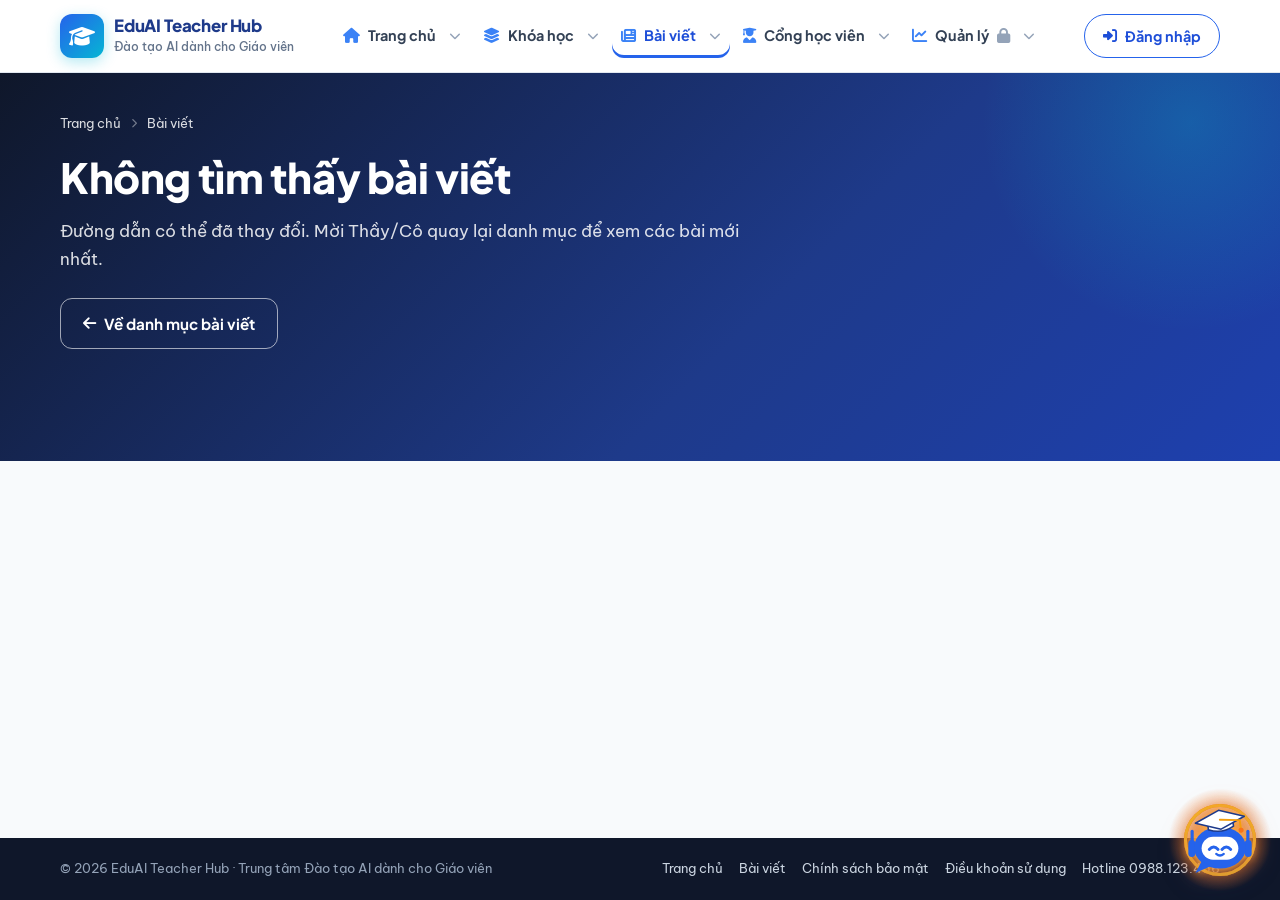
<file: post.html>
<!DOCTYPE html>
<html lang="vi">
<head>
  <meta charset="UTF-8">
  <meta name="viewport" content="width=device-width, initial-scale=1.0">
  <title>Bài viết — EduAI Teacher Hub</title>
  <meta name="description" content="Bài viết kiến thức AI thực chiến dành cho giáo viên từ EduAI Teacher Hub.">

  <!-- Favicon -->
  <link rel="icon" href="data:image/svg+xml,<svg xmlns='http://www.w3.org/2000/svg' viewBox='0 0 100 100'><text y='.9em' font-size='90'>🎓</text></svg>">

  <!-- Google Analytics 4 (GA4) — điền Measurement ID trong js/config.js -->
  <script src="js/config.js"></script>
  <script>
    window.dataLayer = window.dataLayer || [];
    function gtag() { dataLayer.push(arguments); }
    (function () {
      var id = (window.EDUAI_CONFIG || {}).GA4_MEASUREMENT_ID;
      if (!id || /X{4,}/.test(id)) return;
      var s = document.createElement('script');
      s.async = true;
      s.src = 'https://www.googletagmanager.com/gtag/js?id=' + encodeURIComponent(id);
      document.head.appendChild(s);
      gtag('js', new Date());
      gtag('config', id);
    })();
  </script>

  <!-- Google Fonts: Plus Jakarta Sans & Be Vietnam Pro -->
  <link rel="preconnect" href="https://fonts.googleapis.com">
  <link rel="preconnect" href="https://fonts.gstatic.com" crossorigin>
  <link href="https://fonts.googleapis.com/css2?family=Be+Vietnam+Pro:ital,wght@0,300;0,400;0,500;0,600;0,700;1,400&family=Plus+Jakarta+Sans:wght@500;600;700;800&display=swap" rel="stylesheet">

  <!-- Font Awesome 6 CDN Icons -->
  <link rel="stylesheet" href="https://cdnjs.cloudflare.com/ajax/libs/font-awesome/6.4.2/css/all.min.css">

  <link rel="stylesheet" href="css/style.css">
  <link rel="stylesheet" href="css/blog.css">
  <link rel="stylesheet" href="css/assistant.css">
</head>
<body data-page="blog" data-blog="post">

  <!-- ==================== HEADER NAVBAR NGANG (dùng chung index.html / student.html / admin.html / blog.html / post.html) ==================== -->
  <header class="site-header" id="site-header">
    <div class="container header-inner">
      <a href="index.html" class="brand" aria-label="EduAI Teacher Hub — Trang chủ">
        <span class="logo-icon"><i class="fa-solid fa-graduation-cap"></i></span>
        <span class="brand-text">
          <strong>EduAI Teacher Hub</strong>
          <span>Đào tạo AI dành cho Giáo viên</span>
        </span>
      </a>

      <nav class="main-nav" id="main-nav" aria-label="Điều hướng chính">
        <ul class="nav-menu">
          <li class="nav-item" data-nav="home">
            <div class="nav-row">
              <a href="index.html" class="nav-link"><i class="fa-solid fa-house"></i> Trang chủ</a>
              <button type="button" class="nav-caret" data-dd-toggle data-gate-exempt aria-expanded="false" aria-label="Mục con của Trang chủ"><i class="fa-solid fa-chevron-down"></i></button>
            </div>
            <ul class="nav-dropdown">
              <li><a href="index.html#about"><span class="dd-icon"><i class="fa-solid fa-award"></i></span><span class="dd-text"><strong>Giới thiệu</strong><small>Vì sao chọn EduAI Teacher Hub</small></span></a></li>
              <li><a href="index.html#survey-section"><span class="dd-icon"><i class="fa-solid fa-route"></i></span><span class="dd-text"><strong>Khảo sát &amp; Lộ trình</strong><small>Đánh giá năng lực AI, nhận lộ trình riêng</small></span></a></li>
              <li><a href="index.html#forum"><span class="dd-icon"><i class="fa-solid fa-comments"></i></span><span class="dd-text"><strong>Diễn đàn</strong><small>Chia sẻ prompt &amp; kinh nghiệm dạy học</small></span></a></li>
              <li><a href="keo-co.html"><span class="dd-icon"><i class="fa-solid fa-gamepad"></i></span><span class="dd-text"><strong>Game Kéo Co AI</strong><small>Tải giáo án, AI tạo câu hỏi thi đấu 2 đội</small></span></a></li>
              <li><a href="index.html#contact"><span class="dd-icon"><i class="fa-solid fa-headset"></i></span><span class="dd-text"><strong>Liên hệ</strong><small>Zalo, Hotline, Email hỗ trợ</small></span></a></li>
            </ul>
          </li>

          <li class="nav-item" data-nav="courses">
            <div class="nav-row">
              <a href="index.html#courses" class="nav-link"><i class="fa-solid fa-layer-group"></i> Khóa học</a>
              <button type="button" class="nav-caret" data-dd-toggle data-gate-exempt aria-expanded="false" aria-label="Mục con của Khóa học"><i class="fa-solid fa-chevron-down"></i></button>
            </div>
            <ul class="nav-dropdown dd-wide">
              <li class="dd-full"><a href="index.html#courses"><span class="dd-icon"><i class="fa-solid fa-grip"></i></span><span class="dd-text"><strong>Tất cả các khóa học</strong><small>Học phí ưu đãi 299.000đ – 599.000đ, học Online qua Zoom</small></span></a></li>
              <li><a href="index.html?loc=giao_an#courses"><span class="dd-icon"><i class="fa-solid fa-book-bookmark"></i></span><span class="dd-text"><strong>Soạn Giáo án 5512</strong><small>499.000đ</small></span></a></li>
              <li><a href="index.html?loc=slide_hoclieu#courses"><span class="dd-icon"><i class="fa-solid fa-wand-magic-sparkles"></i></span><span class="dd-text"><strong>Slide &amp; Học liệu</strong><small>399.000đ</small></span></a></li>
              <li><a href="index.html?loc=khao_thi#courses"><span class="dd-icon"><i class="fa-solid fa-list-check"></i></span><span class="dd-text"><strong>Ma trận Đề thi</strong><small>449.000đ</small></span></a></li>
              <li><a href="index.html?loc=video_ai#courses"><span class="dd-icon"><i class="fa-solid fa-video"></i></span><span class="dd-text"><strong>Video Bài giảng AI</strong><small>549.000đ</small></span></a></li>
              <li><a href="index.html?loc=chu_nhiem#courses"><span class="dd-icon"><i class="fa-solid fa-user-pen"></i></span><span class="dd-text"><strong>Chủ nhiệm &amp; Nhận xét</strong><small>349.000đ</small></span></a></li>
              <li><a href="index.html?loc=skkn#courses"><span class="dd-icon"><i class="fa-solid fa-lightbulb"></i></span><span class="dd-text"><strong>Sáng kiến kinh nghiệm</strong><small>599.000đ</small></span></a></li>
              <li><a href="index.html?loc=game_app#courses"><span class="dd-icon"><i class="fa-solid fa-gamepad"></i></span><span class="dd-text"><strong>Trò chơi học tập</strong><small>499.000đ</small></span></a></li>
              <li><a href="index.html?loc=hanh_chinh#courses"><span class="dd-icon"><i class="fa-solid fa-folder-open"></i></span><span class="dd-text"><strong>Hành chính &amp; Tài liệu</strong><small>299.000đ</small></span></a></li>
            </ul>
          </li>

          <li class="nav-item" data-nav="blog">
            <div class="nav-row">
              <a href="blog.html" class="nav-link"><i class="fa-solid fa-newspaper"></i> Bài viết</a>
              <button type="button" class="nav-caret" data-dd-toggle data-gate-exempt aria-expanded="false" aria-label="Mục con của Bài viết"><i class="fa-solid fa-chevron-down"></i></button>
            </div>
            <ul class="nav-dropdown">
              <li><a href="blog.html"><span class="dd-icon"><i class="fa-solid fa-newspaper"></i></span><span class="dd-text"><strong>Tất cả bài viết</strong><small>Kiến thức AI thực chiến cho giáo viên</small></span></a></li>
              <li><a href="blog.html?cm=lo_trinh"><span class="dd-icon"><i class="fa-solid fa-route"></i></span><span class="dd-text"><strong>Lộ trình</strong><small>Bắt đầu với AI từ con số 0</small></span></a></li>
              <li><a href="blog.html?cm=huong_dan"><span class="dd-icon"><i class="fa-solid fa-screwdriver-wrench"></i></span><span class="dd-text"><strong>Hướng dẫn</strong><small>Thao tác từng bước, xử lý lỗi</small></span></a></li>
              <li><a href="blog.html?cm=prompt"><span class="dd-icon"><i class="fa-solid fa-wand-magic-sparkles"></i></span><span class="dd-text"><strong>Kỹ năng Prompt</strong><small>Công thức viết câu lệnh hiệu quả</small></span></a></li>
              <li><a href="blog.html?cm=thuc_chien"><span class="dd-icon"><i class="fa-solid fa-bolt"></i></span><span class="dd-text"><strong>Thực chiến</strong><small>Bộ mẫu câu lệnh dùng ngay</small></span></a></li>
            </ul>
          </li>

          <li class="nav-item" data-nav="student">
            <div class="nav-row">
              <a href="student.html" class="nav-link"><i class="fa-solid fa-user-graduate"></i> Cổng học viên</a>
              <button type="button" class="nav-caret" data-dd-toggle data-gate-exempt aria-expanded="false" aria-label="Mục con của Cổng học viên"><i class="fa-solid fa-chevron-down"></i></button>
            </div>
            <ul class="nav-dropdown">
              <li><a href="student.html#schedule-panel"><span class="dd-icon"><i class="fa-solid fa-calendar-days"></i></span><span class="dd-text"><strong>Lịch học Zoom</strong><small>Buổi học sắp tới &amp; link vào lớp</small></span></a></li>
              <li><a href="student.html#progress-panel"><span class="dd-icon"><i class="fa-solid fa-chart-simple"></i></span><span class="dd-text"><strong>Tiến trình học tập</strong><small>Theo dõi từng khóa đã đăng ký</small></span></a></li>
              <li><a href="student.html#video-panel"><span class="dd-icon"><i class="fa-solid fa-circle-play"></i></span><span class="dd-text"><strong>Kho video xem lại</strong><small>Bản ghi Zoom, xem lại trọn đời</small></span></a></li>
            </ul>
          </li>

          <li class="nav-item" data-nav="admin">
            <div class="nav-row">
              <a href="admin.html" class="nav-link" data-gate-exempt><i class="fa-solid fa-chart-line"></i> Quản lý <i class="fa-solid fa-lock nav-lock" title="Dành cho quản trị viên"></i></a>
              <button type="button" class="nav-caret" data-dd-toggle data-gate-exempt aria-expanded="false" aria-label="Mục con của Quản lý"><i class="fa-solid fa-chevron-down"></i></button>
            </div>
            <ul class="nav-dropdown">
              <li><a href="admin.html#hoc-vien" data-gate-exempt><span class="dd-icon"><i class="fa-solid fa-address-book"></i></span><span class="dd-text"><strong>Quản lý học viên</strong><small>Dashboard Lead, xác nhận thanh toán</small></span></a></li>
              <li><a href="admin.html#doanh-thu" data-gate-exempt><span class="dd-icon"><i class="fa-solid fa-sack-dollar"></i></span><span class="dd-text"><strong>Báo cáo doanh thu</strong><small>Doanh thu theo tháng &amp; theo khóa</small></span></a></li>
            </ul>
          </li>
        </ul>
      </nav>

      <div class="header-actions">
        <div id="header-user"></div>
        <button type="button" class="nav-toggle-btn" id="nav-toggle" aria-label="Mở menu" aria-controls="main-nav" aria-expanded="false" data-gate-exempt>
          <i class="fa-solid fa-bars"></i>
        </button>
      </div>
    </div>
  </header>

  <div class="read-progress" aria-hidden="true"><span id="read-progress"></span></div>

  <main class="page-main" id="main-content">
    <section class="post-hero">
      <div class="container post-hero-inner" id="post-hero-inner"></div>
    </section>

    <div id="post-body-wrap">
      <div class="container">
        <div class="post-layout">
          <div class="post-main">
            <figure class="post-cover" id="post-cover"></figure>
            <article class="post-article">
              <details class="toc-mobile">
                <summary><i class="fa-solid fa-list-ul"></i> Mục lục bài viết <i class="fa-solid fa-chevron-down"></i></summary>
                <nav id="toc-mobile" aria-label="Mục lục"></nav>
              </details>

              <div class="post-content" id="post-content"></div>

              <div class="post-tags" id="post-tags"></div>
              <div class="post-share" id="post-share"></div>
              <nav class="post-nav" id="post-nav" aria-label="Bài trước và bài sau"></nav>
            </article>
          </div>

          <aside class="post-aside">
            <div class="toc-card">
              <h2 class="toc-title"><i class="fa-solid fa-list-ul"></i> Mục lục</h2>
              <nav class="toc-scroll" id="toc-desktop" aria-label="Mục lục"></nav>
            </div>
            <div class="aside-cta">
              <i class="fa-solid fa-route"></i>
              <strong>Lộ trình AI riêng cho Thầy/Cô</strong>
              <p>Làm bài Test AI khoảng 3 phút, nhận gợi ý khóa học phù hợp.</p>
              <a href="index.html#survey-section" class="btn btn-primary btn-sm btn-block">Làm bài Test AI</a>
            </div>
          </aside>
        </div>

        <section class="related-section">
          <div class="related-head">
            <h2>Bài viết liên quan</h2>
            <a href="blog.html">Xem tất cả <i class="fa-solid fa-arrow-right"></i></a>
          </div>
          <div class="blog-grid" id="related-grid"></div>
        </section>
      </div>
    </div>
  </main>

  <footer class="mini-footer">
    <div class="container mini-footer-inner">
      <span>&copy; 2026 EduAI Teacher Hub &middot; Trung tâm Đào tạo AI dành cho Giáo viên</span>
      <nav class="mini-footer-links" aria-label="Liên kết chân trang">
        <a href="index.html">Trang chủ</a>
        <a href="blog.html">Bài viết</a>
        <a href="#" data-policy="privacy">Chính sách bảo mật</a>
        <a href="#" data-policy="terms">Điều khoản sử dụng</a>
        <a href="tel:0988123456">Hotline 0988.123.456</a>
      </nav>
    </div>
  </footer>

  <div class="toast-container" id="toast-container"></div>

  <script src="js/data.js"></script>
  <script src="js/lead-model.js"></script>
  <script src="js/store.js"></script>
  <script src="js/telegram.js"></script>
  <script src="js/site.js"></script>
  <script src="js/blog-data.js"></script>
  <script src="js/blog.js"></script>
  <script src="js/assistant.js"></script>
</body>
</html>
</file>
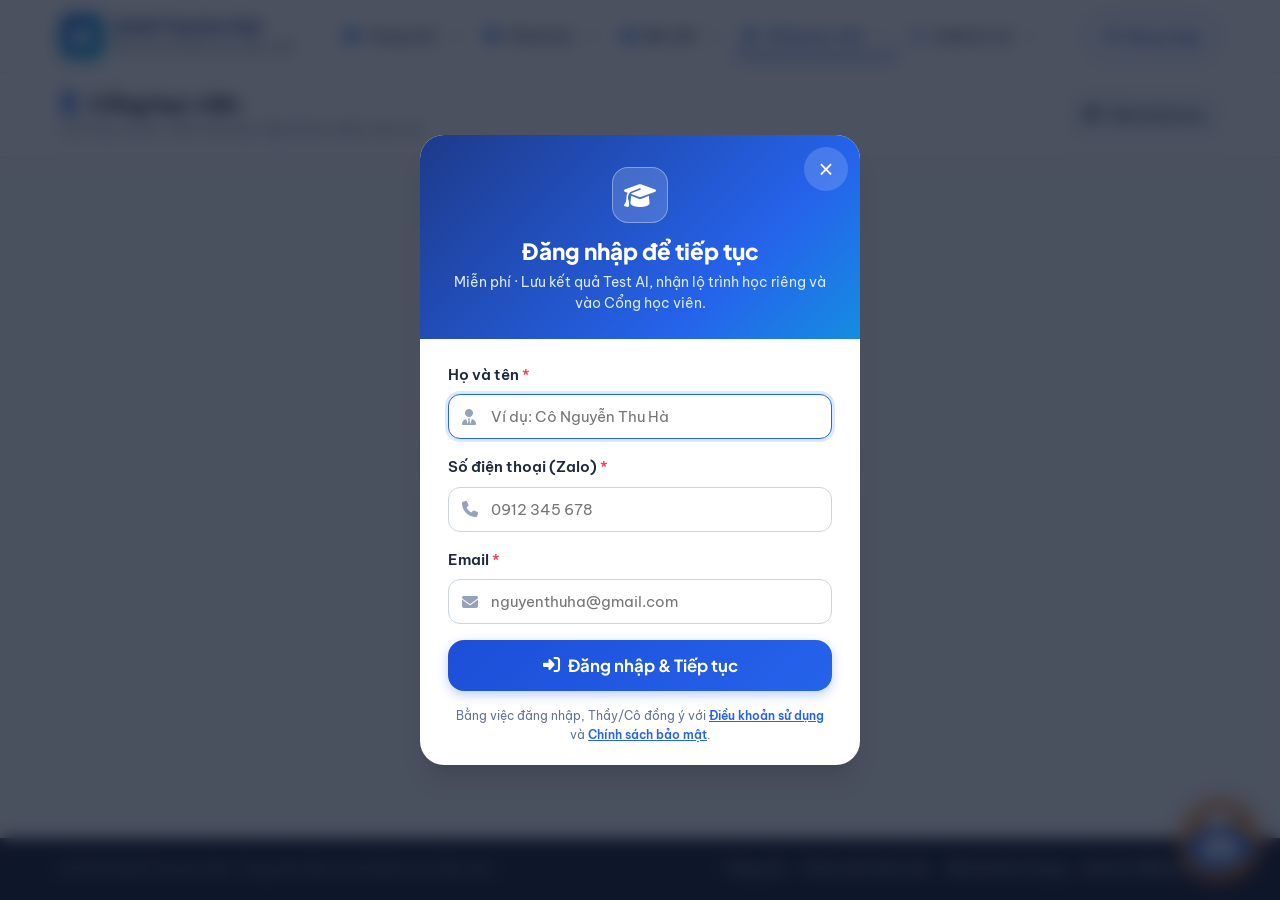
<file: student.html>
<!DOCTYPE html>
<html lang="vi">
<head>
  <meta charset="UTF-8">
  <meta name="viewport" content="width=device-width, initial-scale=1.0">
  <title>Cổng học viên — EduAI Teacher Hub</title>
  <meta name="description" content="Cổng học viên EduAI Teacher Hub: lịch học Zoom, tiến trình học tập và kho video xem lại.">
  <meta name="robots" content="noindex">

  <!-- Favicon -->
  <link rel="icon" href="data:image/svg+xml,<svg xmlns='http://www.w3.org/2000/svg' viewBox='0 0 100 100'><text y='.9em' font-size='90'>🎓</text></svg>">

  <!-- Google Analytics 4 (GA4) — điền Measurement ID trong js/config.js -->
  <script src="js/config.js"></script>
  <script>
    window.dataLayer = window.dataLayer || [];
    function gtag() { dataLayer.push(arguments); }
    (function () {
      var id = (window.EDUAI_CONFIG || {}).GA4_MEASUREMENT_ID;
      if (!id || /X{4,}/.test(id)) return;
      var s = document.createElement('script');
      s.async = true;
      s.src = 'https://www.googletagmanager.com/gtag/js?id=' + encodeURIComponent(id);
      document.head.appendChild(s);
      gtag('js', new Date());
      gtag('config', id);
    })();
  </script>

  <!-- Google Fonts: Plus Jakarta Sans & Be Vietnam Pro -->
  <link rel="preconnect" href="https://fonts.googleapis.com">
  <link rel="preconnect" href="https://fonts.gstatic.com" crossorigin>
  <link href="https://fonts.googleapis.com/css2?family=Be+Vietnam+Pro:ital,wght@0,300;0,400;0,500;0,600;0,700;1,400&family=Plus+Jakarta+Sans:wght@500;600;700;800&display=swap" rel="stylesheet">

  <!-- Font Awesome 6 CDN Icons -->
  <link rel="stylesheet" href="https://cdnjs.cloudflare.com/ajax/libs/font-awesome/6.4.2/css/all.min.css">

  <link rel="stylesheet" href="css/style.css">
  <link rel="stylesheet" href="css/portal.css">
  <link rel="stylesheet" href="css/assistant.css">
</head>
<body data-page="student">

  <!-- ==================== HEADER NAVBAR NGANG (dùng chung index.html / student.html / admin.html) ==================== -->
  <header class="site-header" id="site-header">
    <div class="container header-inner">
      <a href="index.html" class="brand" aria-label="EduAI Teacher Hub — Trang chủ">
        <span class="logo-icon"><i class="fa-solid fa-graduation-cap"></i></span>
        <span class="brand-text">
          <strong>EduAI Teacher Hub</strong>
          <span>Đào tạo AI dành cho Giáo viên</span>
        </span>
      </a>

      <nav class="main-nav" id="main-nav" aria-label="Điều hướng chính">
        <ul class="nav-menu">
          <li class="nav-item" data-nav="home">
            <div class="nav-row">
              <a href="index.html" class="nav-link"><i class="fa-solid fa-house"></i> Trang chủ</a>
              <button type="button" class="nav-caret" data-dd-toggle data-gate-exempt aria-expanded="false" aria-label="Mục con của Trang chủ"><i class="fa-solid fa-chevron-down"></i></button>
            </div>
            <ul class="nav-dropdown">
              <li><a href="index.html#about"><span class="dd-icon"><i class="fa-solid fa-award"></i></span><span class="dd-text"><strong>Giới thiệu</strong><small>Vì sao chọn EduAI Teacher Hub</small></span></a></li>
              <li><a href="index.html#survey-section"><span class="dd-icon"><i class="fa-solid fa-route"></i></span><span class="dd-text"><strong>Khảo sát &amp; Lộ trình</strong><small>Đánh giá năng lực AI, nhận lộ trình riêng</small></span></a></li>
              <li><a href="index.html#forum"><span class="dd-icon"><i class="fa-solid fa-comments"></i></span><span class="dd-text"><strong>Diễn đàn</strong><small>Chia sẻ prompt &amp; kinh nghiệm dạy học</small></span></a></li>
              <li><a href="keo-co.html"><span class="dd-icon"><i class="fa-solid fa-gamepad"></i></span><span class="dd-text"><strong>Game Kéo Co AI</strong><small>Tải giáo án, AI tạo câu hỏi thi đấu 2 đội</small></span></a></li>
              <li><a href="index.html#contact"><span class="dd-icon"><i class="fa-solid fa-headset"></i></span><span class="dd-text"><strong>Liên hệ</strong><small>Zalo, Hotline, Email hỗ trợ</small></span></a></li>
            </ul>
          </li>

          <li class="nav-item" data-nav="courses">
            <div class="nav-row">
              <a href="index.html#courses" class="nav-link"><i class="fa-solid fa-layer-group"></i> Khóa học</a>
              <button type="button" class="nav-caret" data-dd-toggle data-gate-exempt aria-expanded="false" aria-label="Mục con của Khóa học"><i class="fa-solid fa-chevron-down"></i></button>
            </div>
            <ul class="nav-dropdown dd-wide">
              <li class="dd-full"><a href="index.html#courses"><span class="dd-icon"><i class="fa-solid fa-grip"></i></span><span class="dd-text"><strong>Tất cả các khóa học</strong><small>Học phí ưu đãi 299.000đ – 599.000đ, học Online qua Zoom</small></span></a></li>
              <li><a href="index.html?loc=giao_an#courses"><span class="dd-icon"><i class="fa-solid fa-book-bookmark"></i></span><span class="dd-text"><strong>Soạn Giáo án 5512</strong><small>499.000đ</small></span></a></li>
              <li><a href="index.html?loc=slide_hoclieu#courses"><span class="dd-icon"><i class="fa-solid fa-wand-magic-sparkles"></i></span><span class="dd-text"><strong>Slide &amp; Học liệu</strong><small>399.000đ</small></span></a></li>
              <li><a href="index.html?loc=khao_thi#courses"><span class="dd-icon"><i class="fa-solid fa-list-check"></i></span><span class="dd-text"><strong>Ma trận Đề thi</strong><small>449.000đ</small></span></a></li>
              <li><a href="index.html?loc=video_ai#courses"><span class="dd-icon"><i class="fa-solid fa-video"></i></span><span class="dd-text"><strong>Video Bài giảng AI</strong><small>549.000đ</small></span></a></li>
              <li><a href="index.html?loc=chu_nhiem#courses"><span class="dd-icon"><i class="fa-solid fa-user-pen"></i></span><span class="dd-text"><strong>Chủ nhiệm &amp; Nhận xét</strong><small>349.000đ</small></span></a></li>
              <li><a href="index.html?loc=skkn#courses"><span class="dd-icon"><i class="fa-solid fa-lightbulb"></i></span><span class="dd-text"><strong>Sáng kiến kinh nghiệm</strong><small>599.000đ</small></span></a></li>
              <li><a href="index.html?loc=game_app#courses"><span class="dd-icon"><i class="fa-solid fa-gamepad"></i></span><span class="dd-text"><strong>Trò chơi học tập</strong><small>499.000đ</small></span></a></li>
              <li><a href="index.html?loc=hanh_chinh#courses"><span class="dd-icon"><i class="fa-solid fa-folder-open"></i></span><span class="dd-text"><strong>Hành chính &amp; Tài liệu</strong><small>299.000đ</small></span></a></li>
            </ul>
          </li>

          <li class="nav-item" data-nav="blog">
            <div class="nav-row">
              <a href="blog.html" class="nav-link"><i class="fa-solid fa-newspaper"></i> Bài viết</a>
              <button type="button" class="nav-caret" data-dd-toggle data-gate-exempt aria-expanded="false" aria-label="Mục con của Bài viết"><i class="fa-solid fa-chevron-down"></i></button>
            </div>
            <ul class="nav-dropdown">
              <li><a href="blog.html"><span class="dd-icon"><i class="fa-solid fa-newspaper"></i></span><span class="dd-text"><strong>Tất cả bài viết</strong><small>Kiến thức AI thực chiến cho giáo viên</small></span></a></li>
              <li><a href="blog.html?cm=lo_trinh"><span class="dd-icon"><i class="fa-solid fa-route"></i></span><span class="dd-text"><strong>Lộ trình</strong><small>Bắt đầu với AI từ con số 0</small></span></a></li>
              <li><a href="blog.html?cm=huong_dan"><span class="dd-icon"><i class="fa-solid fa-screwdriver-wrench"></i></span><span class="dd-text"><strong>Hướng dẫn</strong><small>Thao tác từng bước, xử lý lỗi</small></span></a></li>
              <li><a href="blog.html?cm=prompt"><span class="dd-icon"><i class="fa-solid fa-wand-magic-sparkles"></i></span><span class="dd-text"><strong>Kỹ năng Prompt</strong><small>Công thức viết câu lệnh hiệu quả</small></span></a></li>
              <li><a href="blog.html?cm=thuc_chien"><span class="dd-icon"><i class="fa-solid fa-bolt"></i></span><span class="dd-text"><strong>Thực chiến</strong><small>Bộ mẫu câu lệnh dùng ngay</small></span></a></li>
            </ul>
          </li>

          <li class="nav-item" data-nav="student">
            <div class="nav-row">
              <a href="student.html" class="nav-link"><i class="fa-solid fa-user-graduate"></i> Cổng học viên</a>
              <button type="button" class="nav-caret" data-dd-toggle data-gate-exempt aria-expanded="false" aria-label="Mục con của Cổng học viên"><i class="fa-solid fa-chevron-down"></i></button>
            </div>
            <ul class="nav-dropdown">
              <li><a href="student.html#schedule-panel"><span class="dd-icon"><i class="fa-solid fa-calendar-days"></i></span><span class="dd-text"><strong>Lịch học Zoom</strong><small>Buổi học sắp tới &amp; link vào lớp</small></span></a></li>
              <li><a href="student.html#progress-panel"><span class="dd-icon"><i class="fa-solid fa-chart-simple"></i></span><span class="dd-text"><strong>Tiến trình học tập</strong><small>Theo dõi từng khóa đã đăng ký</small></span></a></li>
              <li><a href="student.html#video-panel"><span class="dd-icon"><i class="fa-solid fa-circle-play"></i></span><span class="dd-text"><strong>Kho video xem lại</strong><small>Bản ghi Zoom, xem lại trọn đời</small></span></a></li>
            </ul>
          </li>

          <li class="nav-item" data-nav="admin">
            <div class="nav-row">
              <a href="admin.html" class="nav-link" data-gate-exempt><i class="fa-solid fa-chart-line"></i> Quản lý <i class="fa-solid fa-lock nav-lock" title="Dành cho quản trị viên"></i></a>
              <button type="button" class="nav-caret" data-dd-toggle data-gate-exempt aria-expanded="false" aria-label="Mục con của Quản lý"><i class="fa-solid fa-chevron-down"></i></button>
            </div>
            <ul class="nav-dropdown">
              <li><a href="admin.html#hoc-vien" data-gate-exempt><span class="dd-icon"><i class="fa-solid fa-address-book"></i></span><span class="dd-text"><strong>Quản lý học viên</strong><small>Dashboard Lead, xác nhận thanh toán</small></span></a></li>
              <li><a href="admin.html#doanh-thu" data-gate-exempt><span class="dd-icon"><i class="fa-solid fa-sack-dollar"></i></span><span class="dd-text"><strong>Báo cáo doanh thu</strong><small>Doanh thu theo tháng &amp; theo khóa</small></span></a></li>
            </ul>
          </li>
        </ul>
      </nav>

      <div class="header-actions">
        <div id="header-user"></div>
        <button type="button" class="nav-toggle-btn" id="nav-toggle" aria-label="Mở menu" aria-controls="main-nav" aria-expanded="false" data-gate-exempt>
          <i class="fa-solid fa-bars"></i>
        </button>
      </div>
    </div>
  </header>

  <main class="page-main" id="main-content">
    <div class="page-titlebar">
      <div class="container page-titlebar-inner">
        <div>
          <h1 class="page-title"><i class="fa-solid fa-user-graduate"></i> Cổng học viên</h1>
          <p class="page-sub">Lịch học Zoom, tiến trình học tập &amp; kho video xem lại</p>
        </div>
        <div class="page-actions">
          <a href="index.html#courses" class="btn btn-secondary btn-sm btn-icon" title="Xem thêm khóa học">
            <i class="fa-solid fa-layer-group"></i> <span class="btn-label-hide-sm">Thêm khóa học</span>
          </a>
        </div>
      </div>
    </div>

    <!-- Chưa đăng nhập: khung khóa + modal đăng nhập tự mở (js/site.js) -->
    <section class="locked-wrap" id="student-locked">
      <div class="container">
        <div class="panel locked-card">
          <div class="logo-icon"><i class="fa-solid fa-lock"></i></div>
          <h2>Đăng nhập để vào Cổng học viên</h2>
          <p>Xem lịch học Zoom, link vào lớp, tiến trình học tập và kho video xem lại của Thầy/Cô.</p>
          <button type="button" class="btn btn-primary btn-lg btn-block" id="btn-student-login">
            <i class="fa-solid fa-right-to-bracket"></i> Đăng nhập / Đăng ký
          </button>
        </div>
      </div>
    </section>

    <div id="student-portal" hidden>
      <div class="portal-main">
        <div class="container">
          <!-- Chào mừng + Buổi học kế tiếp -->
          <section class="student-hero">
            <div>
              <h2 id="hero-greeting">Xin chào Thầy/Cô!</h2>
              <p id="hero-sub">Chúc Thầy/Cô một ngày dạy học thật nhẹ nhàng cùng AI.</p>
              <span class="student-id-chip"><i class="fa-solid fa-id-badge"></i> <span id="hero-student-id">—</span></span>
            </div>
            <div class="next-class-card" id="next-class-card"></div>
          </section>

          <div class="student-layout">
            <div class="student-main">
              <!-- Lịch học -->
              <section class="panel" id="schedule-panel">
                <div class="panel-head">
                  <div>
                    <h2 class="panel-title"><i class="fa-solid fa-calendar-days"></i> Lịch học Zoom sắp tới</h2>
                    <div class="panel-sub">Ngày có lớp được tô nổi bật. Bấm vào ngày để xem buổi học.</div>
                  </div>
                </div>
                <div class="schedule-layout">
                  <div>
                    <div class="cal-head">
                      <strong id="cal-title">—</strong>
                      <div class="cal-nav">
                        <button type="button" id="cal-prev" aria-label="Tháng trước"><i class="fa-solid fa-chevron-left"></i></button>
                        <button type="button" id="cal-next" aria-label="Tháng sau"><i class="fa-solid fa-chevron-right"></i></button>
                      </div>
                    </div>
                    <div class="cal-grid" id="cal-grid"></div>
                    <div class="cal-legend">
                      <span><i style="background:var(--primary-600);"></i> Buổi sắp học</span>
                      <span><i style="background:var(--primary-100);"></i> Đã học</span>
                      <span><i style="border:1.5px solid var(--primary-500);"></i> Hôm nay</span>
                    </div>
                  </div>
                  <div>
                    <h3 style="font-size:0.95rem; margin-bottom:0.75rem;" id="session-list-title">Các buổi sắp tới</h3>
                    <ul class="session-list" id="session-list"></ul>
                  </div>
                </div>
              </section>

              <!-- Tiến trình -->
              <section class="panel" id="progress-panel">
                <div class="panel-head">
                  <h2 class="panel-title"><i class="fa-solid fa-chart-simple"></i> Tiến trình học tập</h2>
                </div>
                <div id="progress-list"></div>
              </section>

              <!-- Kho video -->
              <section class="panel" id="video-panel">
                <div class="panel-head">
                  <div>
                    <h2 class="panel-title"><i class="fa-solid fa-circle-play"></i> Kho video xem lại</h2>
                    <div class="panel-sub">Bản ghi Zoom được cập nhật sau mỗi buổi học, xem lại trọn đời.</div>
                  </div>
                </div>
                <div id="video-library"></div>
              </section>
            </div>

            <aside class="student-side">
              <section class="panel profile-card" id="profile-card"></section>

              <section class="panel">
                <h2 class="panel-title" style="margin-bottom:0.75rem;"><i class="fa-solid fa-headset"></i> Hỗ trợ học viên</h2>
                <p class="panel-sub" style="margin-bottom:1rem;">Gặp khó khăn khi vào lớp hoặc thanh toán? Đội ngũ hỗ trợ 8:00 – 21:00 mỗi ngày.</p>
                <a href="https://zalo.me/g/eduai_teacher" target="_blank" rel="noopener" class="btn btn-primary btn-block btn-sm" style="min-height:44px;">
                  <i class="fa-solid fa-comments"></i> Nhóm Zalo Học viên
                </a>
                <a href="tel:0988123456" class="btn btn-secondary btn-block btn-sm" style="min-height:44px; margin-top:8px;">
                  <i class="fa-solid fa-phone"></i> Hotline 0988.123.456
                </a>
              </section>
            </aside>
          </div>
        </div>
      </div>
    </div>
  </main>

  <footer class="mini-footer">
    <div class="container mini-footer-inner">
      <span>&copy; 2026 EduAI Teacher Hub &middot; Trung tâm Đào tạo AI dành cho Giáo viên</span>
      <nav class="mini-footer-links" aria-label="Liên kết chân trang">
        <a href="index.html">Trang chủ</a>
        <a href="#" data-policy="privacy">Chính sách bảo mật</a>
        <a href="#" data-policy="terms">Điều khoản sử dụng</a>
        <a href="tel:0988123456">Hotline 0988.123.456</a>
      </nav>
    </div>
  </footer>

  <!-- ==================== MODAL XEM LẠI VIDEO BUỔI HỌC ==================== -->
  <div class="modal-backdrop" id="recording-modal">
    <div class="video-modal-box">
      <div class="video-modal-header">
        <div class="video-modal-title" id="recording-title"><i class="fa-solid fa-circle-play"></i> Video buổi học</div>
        <button type="button" class="video-modal-close-btn" id="recording-close" title="Đóng video">&times;</button>
      </div>
      <div class="video-player-container">
        <video id="recording-player" class="video-player-frame" controls playsinline preload="none"></video>
      </div>
    </div>
  </div>

  <div class="toast-container" id="toast-container"></div>

  <script src="js/data.js"></script>
  <script src="js/lead-model.js"></script>
  <script src="js/store.js"></script>
  <script src="js/telegram.js"></script>
  <script src="js/site.js"></script>
  <script src="js/student.js"></script>
  <script src="js/assistant.js"></script>
</body>
</html>
</file>
<file: css/style.css>
/* ==========================================================================
   TRUNG TÂM ĐÀO TẠO AI DÀNH CHO GIÁO VIÊN - EDUAI TEACHER HUB
   EdTech E-Commerce Platform Master Stylesheet (Demo Video Ready)
   ========================================================================== */

:root {
  /* Primary Education & Tech Colors */
  --primary-900: #0F172A;
  --primary-800: #1E3A8A;
  --primary-700: #1D4ED8;
  --primary-600: #2563EB;
  --primary-500: #3B82F6;
  --primary-400: #60A5FA;
  --primary-100: #DBEAFE;
  --primary-50:  #EFF6FF;

  /* Accent Colors */
  --cyan-600: #0891B2;
  --cyan-500: #06B6D4;
  --cyan-400: #22D3EE;
  --cyan-50:  #ECFEFF;

  --emerald-600: #059669;
  --emerald-500: #10B981;
  --emerald-100: #D1FAE5;
  --emerald-50:  #F0FDF4;

  --amber-600: #D97706;
  --amber-500: #F59E0B;
  --amber-400: #FBBF24;
  --amber-100: #FEF3C7;

  --rose-600: #E11D48;
  --rose-500: #F43F5E;
  --rose-100: #FFE4E6;

  /* Neutrals */
  --slate-900: #0F172A;
  --slate-800: #1E293B;
  --slate-700: #334155;
  --slate-600: #475569;
  --slate-500: #64748B;
  --slate-400: #94A3B8;
  --slate-300: #CBD5E1;
  --slate-200: #E2E8F0;
  --slate-100: #F1F5F9;
  --slate-50:  #F8FAFC;
  --white:     #FFFFFF;

  /* Typography */
  --font-heading: 'Plus Jakarta Sans', -apple-system, BlinkMacSystemFont, sans-serif;
  --font-body: 'Be Vietnam Pro', -apple-system, BlinkMacSystemFont, sans-serif;

  /* Shadows */
  --shadow-sm: 0 1px 2px 0 rgba(0, 0, 0, 0.05);
  --shadow-md: 0 4px 6px -1px rgba(0, 0, 0, 0.08), 0 2px 4px -2px rgba(0, 0, 0, 0.05);
  --shadow-lg: 0 10px 15px -3px rgba(0, 0, 0, 0.08), 0 4px 6px -4px rgba(0, 0, 0, 0.04);
  --shadow-xl: 0 20px 25px -5px rgba(0, 0, 0, 0.1), 0 8px 10px -6px rgba(0, 0, 0, 0.04);
  --shadow-glow: 0 0 25px rgba(37, 99, 235, 0.25);
  --shadow-card-hover: 0 16px 32px rgba(30, 58, 138, 0.12);

  /* Transitions */
  --transition-fast: 0.15s ease;
  --transition-normal: 0.25s ease;
  --transition-smooth: 0.4s cubic-bezier(0.16, 1, 0.3, 1);

  /* Radius */
  --radius-sm: 8px;
  --radius-md: 12px;
  --radius-lg: 16px;
  --radius-xl: 24px;
  --radius-full: 9999px;
}

/* Reset & Base Setup */
*, *::before, *::after {
  box-sizing: border-box;
  margin: 0;
  padding: 0;
}

html {
  scroll-behavior: smooth;
  font-size: 16px;
}

body {
  font-family: var(--font-body);
  background-color: var(--slate-50);
  color: var(--slate-800);
  line-height: 1.65;
  min-height: 100vh;
  display: flex;
  flex-direction: column;
  overflow-x: hidden;
  -webkit-font-smoothing: antialiased;
}

.container {
  width: 100%;
  max-width: 1200px;
  margin: 0 auto;
  padding: 0 1.25rem;
}

h1, h2, h3, h4, h5, h6 {
  font-family: var(--font-heading);
  color: var(--primary-900);
  font-weight: 700;
  line-height: 1.3;
}

/* ==========================================================================
   HERO SECTION (HOME PAGE WITH OFFICIAL BANNER URL)
   ========================================================================== */

.hero-section {
  background: linear-gradient(135deg, #0F172A 0%, #1E3A8A 60%, #1E40AF 100%);
  color: var(--white);
  padding: 4.5rem 0 5rem;
  position: relative;
  overflow: hidden;
}

.hero-section::before {
  content: '';
  position: absolute;
  top: -100px;
  right: -100px;
  width: 450px;
  height: 450px;
  background: radial-gradient(circle, rgba(34, 211, 238, 0.2) 0%, transparent 70%);
  pointer-events: none;
}

.hero-grid {
  display: grid;
  grid-template-columns: 1.15fr 0.85fr;
  gap: 3rem;
  align-items: center;
  position: relative;
  z-index: 10;
}

.hero-badge {
  display: inline-flex;
  align-items: center;
  gap: 8px;
  padding: 6px 16px;
  background: rgba(255, 255, 255, 0.12);
  border: 1px solid rgba(255, 255, 255, 0.2);
  backdrop-filter: blur(8px);
  border-radius: var(--radius-full);
  font-size: 0.85rem;
  font-weight: 700;
  color: var(--cyan-400);
  margin-bottom: 1.5rem;
}

.hero-title {
  font-size: 2.65rem;
  font-weight: 800;
  color: var(--white);
  line-height: 1.25;
  margin-bottom: 1.25rem;
  letter-spacing: -0.02em;
}

.hero-title .highlight {
  background: linear-gradient(135deg, #38BDF8, #818CF8);
  -webkit-background-clip: text;
  -webkit-text-fill-color: transparent;
}

.hero-desc {
  font-size: 1.08rem;
  color: var(--primary-100);
  margin-bottom: 2rem;
  line-height: 1.7;
}

.hero-usp-list {
  display: grid;
  grid-template-columns: repeat(2, 1fr);
  gap: 12px;
  margin-bottom: 2.25rem;
}

.hero-usp-item {
  display: flex;
  align-items: center;
  gap: 10px;
  font-size: 0.95rem;
  color: var(--white);
}

.hero-usp-item i {
  color: var(--cyan-400);
  font-size: 1.1rem;
}

.hero-cta-group {
  display: flex;
  align-items: center;
  gap: 16px;
  flex-wrap: wrap;
}

/* Official Hero Banner Frame */
.hero-banner-frame {
  background: rgba(255, 255, 255, 0.08);
  border: 2px solid rgba(255, 255, 255, 0.2);
  backdrop-filter: blur(16px);
  border-radius: var(--radius-xl);
  padding: 12px;
  box-shadow: 0 24px 48px rgba(0, 0, 0, 0.35);
  position: relative;
  transition: transform var(--transition-normal);
}

.hero-banner-frame:hover {
  transform: translateY(-4px);
  border-color: rgba(34, 211, 238, 0.5);
}

.hero-official-img {
  width: 100%;
  aspect-ratio: 4 / 3;
  border-radius: var(--radius-lg);
  display: block;
  object-fit: contain;
  object-position: center;
  background: rgba(255, 255, 255, 0.06);
  image-rendering: -webkit-optimize-contrast;
  box-shadow: 0 8px 24px rgba(0, 0, 0, 0.2);
}

.hero-banner-caption {
  display: flex;
  align-items: center;
  justify-content: space-between;
  padding: 12px 8px 4px;
}

.banner-pill {
  font-size: 0.8rem;
  font-weight: 700;
  color: var(--white);
  background: rgba(37, 99, 235, 0.6);
  padding: 4px 12px;
  border-radius: var(--radius-full);
}

/* ==========================================================================
   ABOUT / ƯU THẾ SECTION
   ========================================================================== */

.section-padding {
  padding: 5rem 0;
}

.section-intro {
  text-align: center;
  max-width: 780px;
  margin: 0 auto 3.5rem;
}

.section-badge {
  display: inline-flex;
  align-items: center;
  gap: 6px;
  padding: 5px 14px;
  background: var(--primary-50);
  color: var(--primary-700);
  border: 1px solid var(--primary-100);
  border-radius: var(--radius-full);
  font-size: 0.82rem;
  font-weight: 700;
  text-transform: uppercase;
  margin-bottom: 0.75rem;
}

.section-title {
  font-size: 2.2rem;
  font-weight: 800;
  color: var(--primary-900);
  margin-bottom: 0.75rem;
}

.section-desc {
  font-size: 1.05rem;
  color: var(--slate-600);
}

.features-grid {
  display: grid;
  grid-template-columns: repeat(4, 1fr);
  gap: 1.5rem;
}

.feature-card {
  background: var(--white);
  border: 1.5px solid var(--slate-200);
  border-radius: var(--radius-lg);
  padding: 2rem 1.5rem;
  transition: all var(--transition-normal);
  text-align: center;
}

.feature-card:hover {
  transform: translateY(-6px);
  border-color: var(--primary-400);
  box-shadow: var(--shadow-card-hover);
}

.feature-icon-wrap {
  width: 60px;
  height: 60px;
  border-radius: var(--radius-md);
  margin: 0 auto 1.25rem;
  display: flex;
  align-items: center;
  justify-content: center;
  font-size: 1.6rem;
  color: var(--white);
}

.feature-card h4 {
  font-size: 1.15rem;
  font-weight: 700;
  margin-bottom: 0.5rem;
}

.feature-card p {
  font-size: 0.9rem;
  color: var(--slate-600);
  line-height: 1.6;
}

/* ==========================================================================
   COURSES CATALOG (CLEAN CARDS WITHOUT NUMBERING)
   ========================================================================== */

.courses-section {
  background: #F1F5F9;
}

.course-filter-bar {
  display: flex;
  align-items: center;
  justify-content: center;
  flex-wrap: wrap;
  gap: 8px;
  margin-bottom: 2.5rem;
}

.filter-btn {
  padding: 8px 18px;
  border-radius: var(--radius-full);
  border: 1px solid var(--slate-300);
  background: var(--white);
  color: var(--slate-700);
  font-family: var(--font-body);
  font-weight: 600;
  font-size: 0.88rem;
  cursor: pointer;
  transition: all var(--transition-fast);
}

.filter-btn:hover {
  border-color: var(--primary-600);
  color: var(--primary-600);
}

.filter-btn.active {
  background: var(--primary-600);
  border-color: var(--primary-600);
  color: var(--white);
  box-shadow: 0 2px 8px rgba(37, 99, 235, 0.3);
}

.courses-ecom-grid {
  display: grid;
  grid-template-columns: repeat(4, 1fr);
  gap: 1.5rem;
}

.ecom-course-card {
  background: var(--white);
  border-radius: var(--radius-lg);
  border: 1.5px solid var(--slate-200);
  box-shadow: var(--shadow-sm);
  display: flex;
  flex-direction: column;
  overflow: hidden;
  transition: all var(--transition-normal);
  position: relative;
}

.ecom-course-card:hover {
  transform: translateY(-6px);
  box-shadow: var(--shadow-card-hover);
  border-color: var(--primary-400);
}

.ecom-card-badge {
  position: absolute;
  top: 12px;
  right: 12px;
  background: rgba(15, 23, 42, 0.75);
  backdrop-filter: blur(4px);
  color: var(--white);
  font-size: 0.72rem;
  font-weight: 700;
  padding: 4px 10px;
  border-radius: var(--radius-full);
}

.ecom-card-header {
  padding: 1.75rem 1.5rem 1.25rem;
  color: var(--white);
  position: relative;
}

.ecom-course-icon {
  font-size: 2rem;
  margin-bottom: 0.75rem;
  display: inline-block;
}

.ecom-card-category {
  font-size: 0.75rem;
  font-weight: 700;
  text-transform: uppercase;
  letter-spacing: 0.05em;
  opacity: 0.9;
  display: block;
}

.ecom-card-title {
  color: var(--white);
  font-size: 1.08rem;
  font-weight: 700;
  line-height: 1.4;
  margin-top: 4px;
  min-height: 48px;
}

.ecom-card-body {
  padding: 1.25rem 1.5rem;
  flex: 1;
  display: flex;
  flex-direction: column;
}

.ecom-schedule-tag {
  font-size: 0.8rem;
  color: var(--primary-700);
  background: var(--primary-50);
  padding: 4px 10px;
  border-radius: var(--radius-sm);
  display: inline-flex;
  align-items: center;
  gap: 6px;
  margin-bottom: 0.75rem;
  font-weight: 600;
}

.ecom-desc {
  font-size: 0.86rem;
  color: var(--slate-600);
  margin-bottom: 1rem;
  line-height: 1.55;
  flex: 1;
}

.ecom-tools-list {
  display: flex;
  flex-wrap: wrap;
  gap: 5px;
  margin-bottom: 1.25rem;
  padding-top: 0.75rem;
  border-top: 1px dashed var(--slate-200);
}

.ecom-tool-chip {
  font-size: 0.72rem;
  background: var(--slate-100);
  color: var(--slate-700);
  padding: 2px 8px;
  border-radius: 4px;
  font-weight: 600;
}

.ecom-card-footer {
  padding: 1.25rem 1.5rem;
  background: var(--slate-50);
  border-top: 1px solid var(--slate-200);
  display: flex;
  flex-direction: column;
  gap: 10px;
}

.ecom-price-row {
  display: flex;
  align-items: baseline;
  justify-content: space-between;
}

.ecom-price-current {
  font-size: 1.35rem;
  font-weight: 800;
  color: var(--rose-500);
  font-family: var(--font-heading);
}

.ecom-price-old {
  font-size: 0.82rem;
  color: var(--slate-400);
  text-decoration: line-through;
}

.card-actions-dual {
  display: grid;
  grid-template-columns: 1fr 1.2fr;
  gap: 8px;
}

/* ==========================================================================
   SURVEY & RECOMMENDATION SECTION
   ========================================================================== */

.survey-wrapper-section {
  background: var(--slate-50);
}

.stepper-section {
  background: var(--white);
  border: 1px solid var(--slate-200);
  border-radius: var(--radius-xl);
  padding: 1.25rem 2rem;
  margin-bottom: 2rem;
  box-shadow: var(--shadow-sm);
}

.stepper-wrapper {
  display: flex;
  justify-content: space-between;
  align-items: center;
  position: relative;
  max-width: 800px;
  margin: 0 auto;
}

.stepper-wrapper::before {
  content: '';
  position: absolute;
  top: 20px;
  left: 30px;
  right: 30px;
  height: 3px;
  background: var(--slate-200);
  z-index: 1;
}

.stepper-progress-fill {
  position: absolute;
  top: 20px;
  left: 30px;
  height: 3px;
  background: linear-gradient(90deg, var(--primary-600), var(--cyan-500));
  z-index: 2;
  transition: width var(--transition-smooth);
  width: 0%;
}

.step-item {
  position: relative;
  z-index: 3;
  display: flex;
  flex-direction: column;
  align-items: center;
  gap: 6px;
}

.step-circle {
  width: 40px;
  height: 40px;
  border-radius: 50%;
  background: var(--white);
  border: 2px solid var(--slate-300);
  display: flex;
  align-items: center;
  justify-content: center;
  font-weight: 700;
  font-size: 0.95rem;
  color: var(--slate-500);
  transition: all var(--transition-normal);
}

.step-title {
  font-size: 0.82rem;
  font-weight: 600;
  color: var(--slate-500);
}

.step-item.active .step-circle {
  background: var(--primary-600);
  border-color: var(--primary-600);
  color: var(--white);
  box-shadow: 0 0 0 4px var(--primary-100), var(--shadow-glow);
}

.step-item.active .step-title {
  color: var(--primary-700);
  font-weight: 700;
}

.step-item.completed .step-circle {
  background: var(--emerald-500);
  border-color: var(--emerald-500);
  color: var(--white);
}

.step-item.completed .step-title {
  color: var(--emerald-600);
}

.screen-panel {
  display: none;
  animation: fadeInSlide 0.35s ease forwards;
}

.screen-panel.active {
  display: block;
}

@keyframes fadeInSlide {
  from { opacity: 0; transform: translateY(12px); }
  to { opacity: 1; transform: translateY(0); }
}

.flow-card {
  background: var(--white);
  border-radius: var(--radius-xl);
  border: 1px solid var(--slate-200);
  box-shadow: var(--shadow-md);
  padding: 2.5rem;
  margin-bottom: 2rem;
}

.card-header-banner {
  text-align: center;
  margin-bottom: 2.25rem;
}

.card-header-badge {
  display: inline-flex;
  align-items: center;
  gap: 6px;
  background: var(--primary-50);
  color: var(--primary-700);
  font-weight: 700;
  font-size: 0.8rem;
  padding: 6px 14px;
  border-radius: var(--radius-full);
  margin-bottom: 0.75rem;
  border: 1px solid var(--primary-100);
}

.card-title {
  font-size: 1.85rem;
  font-weight: 800;
  color: var(--primary-900);
  margin-bottom: 0.5rem;
}

.card-subtitle {
  font-size: 1rem;
  color: var(--slate-600);
  max-width: 680px;
  margin: 0 auto;
}

.onboarding-grid {
  display: grid;
  grid-template-columns: 1fr 1.15fr;
  gap: 2.5rem;
  align-items: center;
}

.onboarding-intro {
  background: linear-gradient(145deg, #1E3A8A 0%, #1E40AF 60%, #2563EB 100%);
  color: var(--white);
  padding: 2.5rem;
  border-radius: var(--radius-lg);
  position: relative;
  overflow: hidden;
}

.onboarding-intro h2 {
  color: var(--white);
  font-size: 1.7rem;
  font-weight: 800;
  margin-bottom: 1rem;
}

.onboarding-intro p {
  color: var(--primary-100);
  font-size: 0.95rem;
  margin-bottom: 1.5rem;
}

.benefit-list {
  list-style: none;
  display: flex;
  flex-direction: column;
  gap: 12px;
}

.benefit-item {
  display: flex;
  align-items: center;
  gap: 10px;
  font-size: 0.9rem;
  color: var(--white);
}

.benefit-item i {
  color: var(--cyan-400);
  font-size: 1.1rem;
}

.form-group {
  margin-bottom: 1.5rem;
}

.form-label {
  display: block;
  font-weight: 600;
  font-size: 0.92rem;
  color: var(--slate-800);
  margin-bottom: 0.45rem;
}

.form-label .required {
  color: var(--rose-500);
}

.input-with-icon {
  position: relative;
}

.input-with-icon i {
  position: absolute;
  left: 14px;
  top: 50%;
  transform: translateY(-50%);
  color: var(--slate-400);
}

.form-control {
  width: 100%;
  padding: 12px 16px 12px 42px;
  font-family: var(--font-body);
  font-size: 0.95rem;
  color: var(--slate-900);
  background: var(--white);
  border: 1.5px solid var(--slate-300);
  border-radius: var(--radius-md);
  outline: none;
  transition: all var(--transition-fast);
}

.form-control:focus {
  border-color: var(--primary-600);
  box-shadow: 0 0 0 3px var(--primary-100);
}

.form-control.is-invalid {
  border-color: var(--rose-500);
  background-color: #FFF5F5;
}

.form-error-text {
  font-size: 0.8rem;
  color: var(--rose-500);
  margin-top: 4px;
  display: none;
}

.form-error-text.visible {
  display: block;
}

.survey-question-block {
  background: var(--slate-50);
  border: 1px solid var(--slate-200);
  border-radius: var(--radius-lg);
  padding: 1.5rem 1.75rem;
  margin-bottom: 1.5rem;
}

.survey-question-block.error-highlight {
  border-color: var(--rose-500);
  background: #FFF8F8;
}

.question-title-area {
  display: flex;
  align-items: flex-start;
  gap: 12px;
  margin-bottom: 1.25rem;
}

.question-icon {
  width: 34px;
  height: 34px;
  background: var(--primary-100);
  color: var(--primary-700);
  border-radius: var(--radius-sm);
  display: flex;
  align-items: center;
  justify-content: center;
  font-size: 1rem;
  flex-shrink: 0;
}

.question-text-wrap h3 {
  font-size: 1.05rem;
  font-weight: 700;
  color: var(--slate-900);
}

.options-grid {
  display: grid;
  gap: 10px;
}

.grid-cols-2 { grid-template-columns: repeat(2, 1fr); }
.grid-cols-3 { grid-template-columns: repeat(3, 1fr); }

.choice-card {
  position: relative;
  display: flex;
  align-items: center;
  gap: 12px;
  padding: 12px 16px;
  background: var(--white);
  border: 1.5px solid var(--slate-200);
  border-radius: var(--radius-md);
  cursor: pointer;
  transition: all var(--transition-fast);
}

.choice-card:hover {
  border-color: var(--primary-400);
  background: var(--primary-50);
}

.choice-card.selected {
  border-color: var(--primary-600);
  background: #EFF6FF;
  box-shadow: 0 0 0 2px var(--primary-200);
}

.choice-indicator {
  width: 20px;
  height: 20px;
  border-radius: 50%;
  border: 2px solid var(--slate-300);
  display: flex;
  align-items: center;
  justify-content: center;
  flex-shrink: 0;
  background: var(--white);
}

.choice-card input[type="checkbox"] + .choice-indicator {
  border-radius: 6px;
}

.choice-indicator i {
  font-size: 0.65rem;
  color: var(--white);
  opacity: 0;
}

.choice-card.selected .choice-indicator {
  background: var(--primary-600);
  border-color: var(--primary-600);
}

.choice-card.selected .choice-indicator i {
  opacity: 1;
}

.rating-levels-container {
  display: flex;
  flex-direction: column;
  gap: 10px;
}

.rating-level-card {
  display: flex;
  align-items: center;
  gap: 16px;
  padding: 14px 18px;
  background: var(--white);
  border: 1.5px solid var(--slate-200);
  border-radius: var(--radius-md);
  cursor: pointer;
}

.rating-level-card.selected {
  border-color: var(--primary-600);
  background: #EFF6FF;
  box-shadow: 0 0 0 2px var(--primary-200);
}

.rating-stars {
  display: flex;
  gap: 4px;
  color: var(--amber-500);
}

.flow-actions {
  display: flex;
  align-items: center;
  justify-content: space-between;
  margin-top: 2rem;
  padding-top: 1.5rem;
  border-top: 1px solid var(--slate-200);
}

/* ==========================================================================
   BUTTONS
   ========================================================================== */

.btn {
  display: inline-flex;
  align-items: center;
  justify-content: center;
  gap: 8px;
  padding: 12px 22px;
  font-family: var(--font-heading);
  font-size: 0.95rem;
  font-weight: 700;
  border-radius: var(--radius-md);
  border: none;
  cursor: pointer;
  transition: all var(--transition-normal);
  text-decoration: none;
}

.btn-primary {
  background: linear-gradient(135deg, var(--primary-700), var(--primary-600));
  color: var(--white);
  box-shadow: 0 4px 12px rgba(37, 99, 235, 0.3);
}

.btn-primary:hover {
  background: linear-gradient(135deg, var(--primary-800), var(--primary-700));
  transform: translateY(-2px);
  box-shadow: 0 6px 18px rgba(37, 99, 235, 0.4);
}

.btn-secondary {
  background: var(--slate-100);
  color: var(--slate-700);
  border: 1px solid var(--slate-200);
}

.btn-secondary:hover {
  background: var(--slate-200);
  color: var(--slate-900);
}

.btn-success {
  background: linear-gradient(135deg, #059669, #10B981);
  color: var(--white);
  box-shadow: 0 4px 12px rgba(16, 185, 129, 0.3);
}

.btn-success:hover {
  transform: translateY(-2px);
}

.btn-outline {
  background: transparent;
  border: 1.5px solid var(--primary-600);
  color: var(--primary-600);
}

.btn-outline:hover {
  background: var(--primary-50);
}

.btn-outline-white {
  background: transparent;
  border: 1.5px solid rgba(255, 255, 255, 0.6);
  color: var(--white);
}

.btn-outline-white:hover {
  background: rgba(255, 255, 255, 0.15);
  border-color: var(--white);
}

.btn-trial-video {
  background: #FEF3C7;
  color: #B45309;
  border: 1px solid #FDE68A;
}

.btn-trial-video:hover {
  background: #FDE68A;
  color: #78350F;
}

.btn-lg {
  padding: 15px 30px;
  font-size: 1.05rem;
  border-radius: var(--radius-lg);
}

.btn-sm {
  padding: 8px 14px;
  font-size: 0.85rem;
}

.btn-block {
  width: 100%;
}

/* ==========================================================================
   RESULT SCREEN (STEP 3) - WHITE TEXT FOR TEACHER NAME
   ========================================================================== */

.result-hero-box {
  background: linear-gradient(135deg, #0F172A 0%, #1E3A8A 50%, #2563EB 100%);
  color: var(--white);
  border-radius: var(--radius-xl);
  padding: 2.5rem;
  margin-bottom: 2.5rem;
  box-shadow: var(--shadow-xl);
}

.teacher-profile-header {
  display: flex;
  align-items: center;
  justify-content: space-between;
  flex-wrap: wrap;
  gap: 1.5rem;
  border-bottom: 1px solid rgba(255, 255, 255, 0.15);
  padding-bottom: 1.5rem;
  margin-bottom: 1.5rem;
}

.teacher-meta-left {
  display: flex;
  align-items: center;
  gap: 16px;
}

.teacher-avatar-circle {
  width: 64px;
  height: 64px;
  border-radius: 50%;
  background: linear-gradient(135deg, #22D3EE, #3B82F6);
  display: flex;
  align-items: center;
  justify-content: center;
  font-size: 1.8rem;
  color: var(--primary-900);
}

/* Tên Thầy Cô Màu Trắng Nổi Bật */
.teacher-info h2 {
  color: #FFFFFF !important;
  font-size: 1.7rem;
  font-weight: 800;
  text-shadow: 0 2px 4px rgba(0, 0, 0, 0.3);
  margin-bottom: 4px;
}

.teacher-info h2 span {
  color: #FDE047 !important;
}

.teacher-badges {
  display: flex;
  flex-wrap: wrap;
  gap: 8px;
  margin-top: 4px;
}

.profile-tag {
  display: inline-flex;
  align-items: center;
  gap: 5px;
  padding: 4px 12px;
  border-radius: var(--radius-full);
  background: rgba(255, 255, 255, 0.18);
  color: var(--white);
  font-size: 0.82rem;
  font-weight: 600;
}

.ai-diagnosis-grid {
  display: grid;
  grid-template-columns: repeat(3, 1fr);
  gap: 1.25rem;
}

.diagnosis-stat-card {
  background: rgba(255, 255, 255, 0.08);
  border: 1px solid rgba(255, 255, 255, 0.12);
  border-radius: var(--radius-md);
  padding: 1.2rem;
}

.stat-label {
  font-size: 0.78rem;
  color: var(--primary-100);
  margin-bottom: 4px;
  text-transform: uppercase;
  font-weight: 600;
}

.stat-value {
  font-size: 1.4rem;
  font-weight: 800;
  color: var(--white);
}

.stat-desc {
  font-size: 0.78rem;
  color: rgba(255, 255, 255, 0.85);
}

.top-recommendations-grid {
  display: grid;
  grid-template-columns: repeat(3, 1fr);
  gap: 1.5rem;
  margin-bottom: 3rem;
}

.course-card {
  background: var(--white);
  border-radius: var(--radius-lg);
  border: 1.5px solid var(--slate-200);
  box-shadow: var(--shadow-md);
  display: flex;
  flex-direction: column;
  overflow: hidden;
  position: relative;
  transition: all var(--transition-normal);
}

.course-card.is-top-1 {
  border-color: var(--amber-500);
  box-shadow: 0 8px 24px rgba(245, 158, 11, 0.15);
}

.match-ribbon {
  position: absolute;
  top: 14px;
  right: 14px;
  z-index: 10;
  padding: 5px 12px;
  border-radius: var(--radius-full);
  font-size: 0.75rem;
  font-weight: 800;
  color: var(--white);
}

.match-ribbon.top-1 { background: linear-gradient(135deg, #F59E0B, #D97706); }
.match-ribbon.top-2 { background: linear-gradient(135deg, #2563EB, #1D4ED8); }
.match-ribbon.top-3 { background: linear-gradient(135deg, #10B981, #059669); }

.course-card-banner {
  padding: 1.75rem 1.5rem 1.25rem;
  background: var(--slate-50);
  border-bottom: 1px solid var(--slate-100);
}

.course-icon-badge {
  width: 46px;
  height: 46px;
  border-radius: var(--radius-md);
  display: flex;
  align-items: center;
  justify-content: center;
  color: var(--white);
  font-size: 1.35rem;
  margin-bottom: 0.75rem;
}

.course-category-tag {
  font-size: 0.75rem;
  font-weight: 700;
  text-transform: uppercase;
  color: var(--primary-700);
}

.course-card-title {
  font-size: 1.1rem;
  font-weight: 700;
  color: var(--slate-900);
  min-height: 48px;
}

.course-card-body {
  padding: 1.5rem;
  flex: 1;
  display: flex;
  flex-direction: column;
}

.match-reason-box {
  background: #FEF3C7;
  border: 1px solid #FDE68A;
  border-radius: var(--radius-sm);
  padding: 8px 12px;
  font-size: 0.8rem;
  color: #92400E;
  margin-bottom: 1rem;
  display: flex;
  align-items: flex-start;
  gap: 8px;
}

.course-desc {
  font-size: 0.88rem;
  color: var(--slate-600);
  margin-bottom: 1rem;
}

.course-outcomes-list {
  list-style: none;
  display: flex;
  flex-direction: column;
  gap: 6px;
  margin-bottom: 1.25rem;
  flex: 1;
}

.course-outcomes-list li {
  font-size: 0.82rem;
  color: var(--slate-700);
  display: flex;
  align-items: flex-start;
  gap: 8px;
}

.course-outcomes-list li i {
  color: var(--emerald-500);
  margin-top: 3px;
}

.tools-stack-wrap {
  display: flex;
  flex-wrap: wrap;
  gap: 6px;
  padding-top: 0.75rem;
  border-top: 1px dashed var(--slate-200);
}

.course-card-footer {
  padding: 1.25rem 1.5rem;
  background: var(--slate-50);
  border-top: 1px solid var(--slate-200);
  display: flex;
  flex-direction: column;
  gap: 12px;
}

.current-price {
  font-size: 1.3rem;
  font-weight: 800;
  color: var(--rose-500);
  font-family: var(--font-heading);
}

.original-price {
  font-size: 0.8rem;
  color: var(--slate-400);
  text-decoration: line-through;
}

/* ==========================================================================
   CHECKOUT MODAL (VIETQR & ZOOM DEMO)
   ========================================================================== */

.modal-backdrop {
  position: fixed;
  top: 0;
  left: 0;
  width: 100vw;
  height: 100vh;
  background: rgba(15, 23, 42, 0.75);
  backdrop-filter: blur(8px);
  z-index: 2000;
  display: none;
  align-items: center;
  justify-content: center;
  padding: 1rem;
}

.modal-backdrop.active {
  display: flex;
}

.modal-box {
  background: var(--white);
  border-radius: var(--radius-xl);
  max-width: 680px;
  width: 100%;
  max-height: 92vh;
  overflow-y: auto;
  box-shadow: var(--shadow-xl);
  position: relative;
  animation: modalScale 0.3s cubic-bezier(0.16, 1, 0.3, 1);
}

@keyframes modalScale {
  from { opacity: 0; transform: scale(0.95) translateY(10px); }
  to { opacity: 1; transform: scale(1) translateY(0); }
}

.modal-header {
  padding: 1.25rem 1.75rem;
  display: flex;
  align-items: center;
  justify-content: space-between;
  border-bottom: 1px solid var(--slate-200);
  background: var(--slate-50);
}

.modal-header h3 {
  font-size: 1.2rem;
  font-weight: 800;
  color: var(--primary-900);
}

.modal-close-btn {
  background: transparent;
  border: none;
  font-size: 1.5rem;
  color: var(--slate-400);
  cursor: pointer;
}

.modal-body {
  padding: 1.75rem;
}

.checkout-grid {
  display: grid;
  grid-template-columns: 1fr 1.15fr;
  gap: 1.75rem;
  margin-bottom: 1.5rem;
}

.qr-box-wrap {
  background: var(--slate-50);
  border: 1.5px dashed var(--primary-300);
  border-radius: var(--radius-lg);
  padding: 1.25rem;
  text-align: center;
  display: flex;
  flex-direction: column;
  align-items: center;
  justify-content: center;
}

.vietqr-image {
  width: 190px;
  height: 190px;
  object-fit: contain;
  background: var(--white);
  padding: 8px;
  border-radius: var(--radius-md);
  border: 1px solid var(--slate-200);
  margin-bottom: 0.75rem;
  box-shadow: var(--shadow-sm);
}

.qr-scan-guide {
  font-size: 0.78rem;
  color: var(--slate-500);
  font-weight: 600;
}

.bank-info-details {
  background: var(--white);
  border: 1px solid var(--slate-200);
  border-radius: var(--radius-md);
  padding: 1rem;
  display: flex;
  flex-direction: column;
  gap: 8px;
}

.bank-row {
  display: flex;
  justify-content: space-between;
  align-items: center;
  font-size: 0.85rem;
  border-bottom: 1px dashed var(--slate-100);
  padding-bottom: 6px;
}

.bank-row:last-child {
  border-bottom: none;
  padding-bottom: 0;
}

.bank-row-label {
  color: var(--slate-500);
}

.bank-row-val {
  font-weight: 700;
  color: var(--slate-900);
  display: flex;
  align-items: center;
  gap: 6px;
}

.btn-copy {
  background: var(--primary-50);
  color: var(--primary-700);
  border: 1px solid var(--primary-200);
  border-radius: 4px;
  font-size: 0.72rem;
  padding: 2px 6px;
  cursor: pointer;
}

.success-zoom-card {
  text-align: center;
  padding: 1rem 0.5rem;
}

.success-badge-icon {
  width: 72px;
  height: 72px;
  border-radius: 50%;
  background: var(--emerald-100);
  color: var(--emerald-600);
  display: flex;
  align-items: center;
  justify-content: center;
  font-size: 2.2rem;
  margin: 0 auto 1.25rem;
}

.student-id-pill {
  display: inline-flex;
  align-items: center;
  gap: 6px;
  background: var(--primary-50);
  color: var(--primary-800);
  font-weight: 800;
  font-size: 0.95rem;
  padding: 6px 18px;
  border-radius: var(--radius-full);
  border: 1.5px solid var(--primary-200);
  margin-bottom: 1.5rem;
}

.zoom-classroom-box {
  background: linear-gradient(135deg, #1E3A8A 0%, #2563EB 100%);
  color: var(--white);
  border-radius: var(--radius-lg);
  padding: 1.75rem;
  margin-bottom: 1.5rem;
  text-align: left;
  box-shadow: var(--shadow-lg);
}

.zoom-box-header {
  display: flex;
  align-items: center;
  justify-content: space-between;
  border-bottom: 1px solid rgba(255, 255, 255, 0.2);
  padding-bottom: 1rem;
  margin-bottom: 1.25rem;
}

.zoom-info-grid {
  display: grid;
  grid-template-columns: repeat(2, 1fr);
  gap: 12px;
  margin-bottom: 1.5rem;
}

.zoom-item-label {
  font-size: 0.78rem;
  color: var(--primary-100);
  text-transform: uppercase;
}

.zoom-item-val {
  font-size: 1.15rem;
  font-weight: 800;
  color: var(--white);
}

/* ==========================================================================
   VIDEO DEMO MODAL (WITH PROMINENT RED "X" CLOSE BUTTON)
   ========================================================================== */

.video-modal-box {
  background: #0F172A;
  color: var(--white);
  border-radius: var(--radius-xl);
  max-width: 800px;
  width: 100%;
  overflow: hidden;
  position: relative;
  box-shadow: 0 25px 50px -12px rgba(0, 0, 0, 0.5);
}

.video-modal-header {
  display: flex;
  align-items: center;
  justify-content: space-between;
  padding: 1rem 1.5rem;
  background: #1E293B;
  border-bottom: 1px solid #334155;
}

.video-modal-title {
  font-size: 1.05rem;
  font-weight: 700;
  color: #38BDF8;
  display: flex;
  align-items: center;
  gap: 8px;
}

/* Dấu X màu đỏ/trắng nổi bật ở góc trên */
.video-modal-close-btn {
  width: 36px;
  height: 36px;
  border-radius: 50%;
  background: #EF4444;
  border: 2px solid #FFFFFF;
  color: #FFFFFF;
  font-size: 1.1rem;
  font-weight: 800;
  display: flex;
  align-items: center;
  justify-content: center;
  cursor: pointer;
  transition: all var(--transition-fast);
  box-shadow: 0 2px 8px rgba(239, 68, 68, 0.4);
}

.video-modal-close-btn:hover {
  background: #DC2626;
  transform: scale(1.1);
}

.video-player-container {
  position: relative;
  padding: 1.5rem;
  background: #0F172A;
}

.video-player-frame {
  width: 100%;
  max-height: 420px;
  border-radius: var(--radius-md);
  background: #000;
  display: block;
}

/* ==========================================================================
   COMMUNITY FORUM (DIỄN ĐÀN THẢO LUẬN GIÁO VIÊN)
   ========================================================================== */

.forum-section {
  background: #FFFFFF;
  border-top: 1px solid var(--slate-200);
}

.forum-layout-grid {
  display: grid;
  grid-template-columns: 2fr 1fr;
  gap: 2rem;
}

.forum-create-box {
  background: var(--slate-50);
  border: 1.5px solid var(--slate-200);
  border-radius: var(--radius-lg);
  padding: 1.5rem;
  margin-bottom: 2rem;
}

.forum-create-box h4 {
  font-size: 1.1rem;
  margin-bottom: 0.75rem;
  display: flex;
  align-items: center;
  gap: 8px;
}

.forum-post-card {
  background: var(--white);
  border: 1px solid var(--slate-200);
  border-radius: var(--radius-lg);
  padding: 1.75rem;
  margin-bottom: 1.5rem;
  box-shadow: var(--shadow-sm);
  transition: all var(--transition-fast);
}

.forum-post-card:hover {
  border-color: var(--primary-300);
  box-shadow: var(--shadow-md);
}

.forum-author-bar {
  display: flex;
  align-items: center;
  justify-content: space-between;
  margin-bottom: 1rem;
}

.author-meta-wrap {
  display: flex;
  align-items: center;
  gap: 12px;
}

.forum-avatar {
  width: 44px;
  height: 44px;
  border-radius: 50%;
  display: flex;
  align-items: center;
  justify-content: center;
  color: var(--white);
  font-weight: 800;
  font-size: 1rem;
}

.author-text-info h5 {
  font-size: 0.98rem;
  color: var(--slate-900);
  margin-bottom: 2px;
}

.author-text-info span {
  font-size: 0.78rem;
  color: var(--slate-500);
}

.forum-post-title {
  font-size: 1.15rem;
  font-weight: 800;
  color: var(--primary-900);
  margin-bottom: 0.5rem;
  line-height: 1.4;
}

.forum-post-content {
  font-size: 0.93rem;
  color: var(--slate-700);
  line-height: 1.65;
  margin-bottom: 1.25rem;
}

.forum-post-actions {
  display: flex;
  align-items: center;
  gap: 16px;
  padding-top: 1rem;
  border-top: 1px dashed var(--slate-200);
}

.btn-forum-action {
  background: transparent;
  border: none;
  color: var(--slate-600);
  font-weight: 600;
  font-size: 0.85rem;
  display: flex;
  align-items: center;
  gap: 6px;
  cursor: pointer;
  padding: 4px 8px;
  border-radius: var(--radius-sm);
  transition: all var(--transition-fast);
}

.btn-forum-action:hover, .btn-forum-action.liked {
  color: var(--primary-600);
  background: var(--primary-50);
}

.btn-forum-action.liked i {
  color: var(--rose-500);
}

.forum-sidebar-card {
  background: var(--slate-50);
  border: 1px solid var(--slate-200);
  border-radius: var(--radius-lg);
  padding: 1.5rem;
  margin-bottom: 1.5rem;
}

.forum-sidebar-card h4 {
  font-size: 1.05rem;
  margin-bottom: 1rem;
  color: var(--primary-900);
}

.hot-topic-list {
  list-style: none;
  display: flex;
  flex-direction: column;
  gap: 10px;
}

.hot-topic-item a {
  text-decoration: none;
  font-size: 0.88rem;
  color: var(--slate-700);
  font-weight: 500;
  display: flex;
  align-items: flex-start;
  gap: 8px;
  transition: color var(--transition-fast);
}

.hot-topic-item a:hover {
  color: var(--primary-600);
}

/* ==========================================================================
   TOAST & FOOTER
   ========================================================================== */

.toast-container {
  position: fixed;
  bottom: 24px;
  right: 24px;
  z-index: 9999;
  display: flex;
  flex-direction: column;
  gap: 10px;
}

.toast {
  background: var(--slate-900);
  color: var(--white);
  padding: 12px 20px;
  border-radius: var(--radius-md);
  font-size: 0.9rem;
  display: flex;
  align-items: center;
  gap: 10px;
  box-shadow: var(--shadow-lg);
  animation: slideInRight 0.3s ease;
}

.toast.toast-error { background: #BE123C; }
.toast.toast-success { background: #047857; }

@keyframes slideInRight {
  from { transform: translateX(100%); opacity: 0; }
  to { transform: translateX(0); opacity: 1; }
}

.main-footer {
  position: relative;
  background:
    radial-gradient(circle at 12% 0%, rgba(37, 99, 235, 0.22), transparent 45%),
    radial-gradient(circle at 90% 100%, rgba(6, 182, 212, 0.12), transparent 40%),
    var(--slate-900);
  color: var(--slate-400);
  padding: 4.5rem 0 1.75rem;
  margin-top: auto;
}

.main-footer::before {
  content: '';
  position: absolute;
  top: 0;
  left: 0;
  right: 0;
  height: 3px;
  background: linear-gradient(90deg, var(--primary-800), var(--primary-600), var(--cyan-500));
}

.footer-grid {
  display: grid;
  grid-template-columns: 1.5fr 1fr 1.1fr 1.3fr;
  gap: 2.5rem;
  margin-bottom: 3rem;
}

.footer-logo {
  display: inline-flex;
  align-items: center;
  gap: 10px;
  text-decoration: none;
  margin-bottom: 1rem;
}

.footer-logo-icon {
  width: 42px;
  height: 42px;
  border-radius: var(--radius-md);
  display: inline-flex;
  align-items: center;
  justify-content: center;
  background: linear-gradient(135deg, var(--primary-600), var(--cyan-500));
  color: var(--white);
  font-size: 1.15rem;
  box-shadow: var(--shadow-glow);
}

.footer-logo-text {
  font-family: var(--font-heading);
  font-size: 1.25rem;
  font-weight: 800;
  color: var(--white);
}

.footer-brand p {
  color: var(--slate-400);
  line-height: 1.7;
  font-size: 0.92rem;
  margin-bottom: 1rem;
}

.footer-highlights {
  list-style: none;
  display: flex;
  flex-direction: column;
  gap: 6px;
  font-size: 0.87rem;
}

.footer-highlights i {
  color: var(--emerald-500);
  width: 18px;
}

.footer-highlights li:last-child i {
  color: var(--cyan-400);
}

.footer-col h5 {
  position: relative;
  color: var(--white);
  font-family: var(--font-heading);
  font-size: 1rem;
  font-weight: 700;
  margin-bottom: 1.25rem;
  padding-bottom: 0.6rem;
}

.footer-col h5::after {
  content: '';
  position: absolute;
  left: 0;
  bottom: 0;
  width: 32px;
  height: 3px;
  border-radius: var(--radius-full);
  background: linear-gradient(90deg, var(--primary-500), var(--cyan-400));
}

.footer-links {
  list-style: none;
  display: flex;
  flex-direction: column;
  gap: 4px;
}

.footer-links a {
  display: inline-flex;
  align-items: center;
  gap: 8px;
  min-height: 36px;
  color: var(--slate-400);
  font-size: 0.93rem;
  text-decoration: none;
  transition: color var(--transition-fast), transform var(--transition-fast);
}

.footer-links a i {
  font-size: 0.65rem;
  color: var(--primary-400);
  transition: color var(--transition-fast);
}

.footer-links a:hover {
  color: var(--white);
  transform: translateX(4px);
}

.footer-links a:hover i {
  color: var(--cyan-400);
}

.footer-contact {
  list-style: none;
  display: flex;
  flex-direction: column;
  gap: 10px;
}

.footer-contact a {
  display: flex;
  align-items: center;
  gap: 12px;
  min-height: 44px;
  padding: 8px 12px;
  border-radius: var(--radius-md);
  background: rgba(255, 255, 255, 0.04);
  border: 1px solid rgba(255, 255, 255, 0.06);
  color: var(--slate-300);
  font-size: 0.9rem;
  text-decoration: none;
  transition: background var(--transition-normal), border-color var(--transition-normal), transform var(--transition-normal);
}

.footer-contact a:hover {
  background: rgba(37, 99, 235, 0.14);
  border-color: rgba(96, 165, 250, 0.4);
  transform: translateY(-2px);
}

.footer-contact small {
  display: block;
  font-size: 0.75rem;
  color: var(--slate-500);
}

.footer-contact-icon {
  flex-shrink: 0;
  width: 36px;
  height: 36px;
  border-radius: 10px;
  display: inline-flex;
  align-items: center;
  justify-content: center;
  color: var(--white);
  font-size: 0.95rem;
}

.footer-contact-icon.icon-zalo { background: #0068FF; font-family: var(--font-heading); font-size: 0.7rem; font-weight: 800; }
.footer-contact-icon.icon-facebook { background: #1877F2; }
.footer-contact-icon.icon-email { background: var(--amber-500); }
.footer-contact-icon.icon-hotline { background: var(--emerald-500); }

.footer-bottom {
  display: flex;
  align-items: center;
  justify-content: space-between;
  flex-wrap: wrap;
  gap: 0.75rem 1.5rem;
  padding-top: 1.75rem;
  border-top: 1px solid var(--slate-800);
  font-size: 0.85rem;
}

.footer-back-top {
  display: inline-flex;
  align-items: center;
  gap: 6px;
  min-height: 36px;
  padding: 0 14px;
  border-radius: var(--radius-full);
  border: 1px solid var(--slate-700);
  color: var(--slate-300);
  text-decoration: none;
  transition: background var(--transition-fast), color var(--transition-fast);
}

.footer-back-top:hover {
  background: var(--primary-600);
  border-color: var(--primary-600);
  color: var(--white);
}

/* Modal Chính sách & Quy định (mở từ Footer) */
.policy-modal-box { max-width: 560px; }

.policy-list {
  list-style: none;
  display: flex;
  flex-direction: column;
  gap: 12px;
  margin-bottom: 1.25rem;
}

.policy-list li {
  display: flex;
  gap: 10px;
  color: var(--slate-600);
  font-size: 0.93rem;
  line-height: 1.6;
}

.policy-list i {
  color: var(--emerald-500);
  margin-top: 4px;
}

.policy-note {
  padding: 12px 14px;
  border-radius: var(--radius-md);
  background: var(--primary-50);
  color: var(--slate-600);
  font-size: 0.87rem;
}

.policy-note a {
  color: var(--primary-600);
  font-weight: 600;
}

/* Footer responsive: 2 cột trên tablet */
@media (max-width: 992px) {
  .footer-grid { grid-template-columns: 1fr 1fr; gap: 2.25rem 2rem; }
}

/* ==========================================================================
   RESPONSIVE (MOBILE-FRIENDLY & LAPTOP TUNING)
   ========================================================================== */

/* Tablet & Mobile (Dưới 992px) */
@media (max-width: 992px) {
  .hero-grid { grid-template-columns: 1fr; gap: 2.5rem; }
  .features-grid { grid-template-columns: repeat(2, 1fr); }
  .courses-ecom-grid { grid-template-columns: repeat(2, 1fr); }
  .top-recommendations-grid { grid-template-columns: repeat(2, 1fr); }
  .forum-layout-grid { grid-template-columns: 1fr; }
  .onboarding-grid { grid-template-columns: 1fr; }
  .checkout-grid { grid-template-columns: 1fr; }
  .ai-diagnosis-grid { grid-template-columns: 1fr; }
}

@media (max-width: 768px) {
  .hero-title { font-size: 2rem; }
  .hero-usp-list { grid-template-columns: 1fr; }
  .features-grid { grid-template-columns: 1fr; }
  .courses-ecom-grid { grid-template-columns: 1fr; }
  .top-recommendations-grid { grid-template-columns: 1fr; }
  .grid-cols-2, .grid-cols-3 { grid-template-columns: 1fr; }

  .flow-card { padding: 1.5rem 1.25rem; }
  .card-title { font-size: 1.4rem; }
  .flow-actions { flex-direction: column-reverse; gap: 10px; }
  .flow-actions .btn { width: 100%; }
  .footer-grid { grid-template-columns: 1fr; gap: 2rem; }
  .main-footer { padding-top: 3.5rem; }
  .footer-bottom { flex-direction: column; text-align: center; }
}

/* ==========================================================================
   MODAL ĐĂNG NHẬP (GATED ACCESS)
   ========================================================================== */

.auth-backdrop {
  z-index: 2100;
}

.auth-modal-box {
  max-width: 440px;
  padding: 0;
  overflow: hidden auto;
}

.auth-close-btn {
  position: absolute;
  top: 12px;
  right: 12px;
  width: 44px;
  height: 44px;
  border: none;
  border-radius: var(--radius-full);
  background: rgba(255, 255, 255, 0.16);
  color: var(--white);
  font-size: 1.6rem;
  line-height: 1;
  cursor: pointer;
  transition: background var(--transition-fast);
  z-index: 1;
}

.auth-close-btn:hover {
  background: rgba(255, 255, 255, 0.3);
}

.auth-modal-head {
  background: linear-gradient(135deg, var(--primary-800) 0%, var(--primary-600) 70%, var(--cyan-500) 130%);
  color: var(--white);
  text-align: center;
  padding: 2rem 1.75rem 1.5rem;
}

.auth-logo {
  width: 56px;
  height: 56px;
  margin: 0 auto 0.85rem;
  border-radius: var(--radius-lg);
  background: rgba(255, 255, 255, 0.16);
  border: 1px solid rgba(255, 255, 255, 0.35);
  display: flex;
  align-items: center;
  justify-content: center;
  font-size: 1.6rem;
  backdrop-filter: blur(8px);
}

.auth-modal-head h3 {
  color: var(--white);
  font-size: 1.4rem;
  font-weight: 800;
  margin-bottom: 0.35rem;
}

.auth-modal-head p {
  color: var(--primary-100);
  font-size: 0.9rem;
  line-height: 1.5;
}

.auth-modal-body {
  padding: 1.5rem 1.75rem 1.25rem;
}

.auth-modal-body .form-group {
  margin-bottom: 1rem;
}

.auth-google-btn-wrap {
  display: flex;
  justify-content: center;
  min-height: 44px;
}

.auth-divider {
  display: flex;
  align-items: center;
  gap: 12px;
  margin: 1.1rem 0 1rem;
  color: var(--slate-500);
  font-size: 0.8rem;
}

.auth-divider::before,
.auth-divider::after {
  content: '';
  flex: 1;
  height: 1px;
  background: var(--slate-200);
}

.auth-terms {
  margin-top: 1rem;
  font-size: 0.78rem;
  color: var(--slate-500);
  text-align: center;
  line-height: 1.5;
}

.auth-terms a {
  color: var(--primary-600);
  font-weight: 600;
}

@media (max-width: 600px) {
  .auth-modal-head { padding: 1.75rem 1.25rem 1.25rem; }
  .auth-modal-body { padding: 1.25rem; }
}

/* ==========================================================================
   NÚT CTA TEST AI Ở HERO & NÚT KHỞI ĐỘNG KHẢO SÁT (chuyển từ <style> inline của index.html)
   ========================================================================== */

/* 2. NÚT TEST AI SIÊU NỔI BẬT TRÊN HERO (PRIMARY CTA SỐ 1) */
.btn-test-ai-hero {
  position: relative;
  background: linear-gradient(135deg, #FF6B00 0%, #FF8E53 30%, #F59E0B 70%, #EF4444 100%);
  background-size: 220% 220%;
  animation: gradientFlow 4s ease infinite, pulseHeroGlow 2.4s infinite ease-in-out;
  color: #FFFFFF !important;
  font-size: 1.06rem;
  font-weight: 800;
  padding: 15px 28px;
  border-radius: var(--radius-lg);
  border: 2px solid rgba(255, 255, 255, 0.45);
  box-shadow: 0 8px 26px rgba(245, 158, 11, 0.52), 0 0 20px rgba(239, 68, 68, 0.35);
  display: inline-flex;
  align-items: center;
  gap: 12px;
  text-decoration: none;
  overflow: hidden;
  letter-spacing: 0.02em;
  transition: all 0.35s cubic-bezier(0.16, 1, 0.3, 1);
  z-index: 1;
}

.btn-test-ai-hero::before {
  content: '';
  position: absolute;
  top: 0;
  left: -130%;
  width: 70%;
  height: 100%;
  background: linear-gradient(90deg, transparent, rgba(255, 255, 255, 0.6), transparent);
  transform: skewX(-25deg);
  animation: shimmerSweep 2.8s infinite 0.4s;
  pointer-events: none;
}

.btn-test-ai-hero:hover {
  transform: translateY(-4px) scale(1.035);
  box-shadow: 0 14px 38px rgba(239, 68, 68, 0.65), 0 0 28px rgba(245, 158, 11, 0.75);
  border-color: #FFFFFF;
  color: #FFFFFF !important;
}

.btn-test-ai-hero .hero-sparkle-icon {
  font-size: 1.25rem;
  color: #FEF08A;
  filter: drop-shadow(0 2px 4px rgba(0, 0, 0, 0.3));
  animation: sparkleTwinkle 2.2s infinite ease-in-out;
}

.btn-test-ai-hero .hero-arrow-icon {
  font-size: 0.95rem;
  transition: transform 0.25s ease;
}

.btn-test-ai-hero:hover .hero-arrow-icon {
  transform: translateX(4px);
}

.btn-test-ai-hero .hero-pill-badge {
  background: rgba(0, 0, 0, 0.25);
  color: #FEF08A;
  font-size: 0.72rem;
  font-weight: 800;
  padding: 3px 8px;
  border-radius: 6px;
  border: 1px solid rgba(254, 240, 138, 0.45);
  letter-spacing: 0.03em;
  text-transform: uppercase;
}

/* 4. Nút Khởi Động Survey trong Màn 0 (Đồng bộ gradient rực rỡ) */
#btn-start-survey {
  background: linear-gradient(135deg, #FF6B00 0%, #F59E0B 50%, #EF4444 100%);
  background-size: 200% 200%;
  border: 1.5px solid rgba(255, 255, 255, 0.35);
  color: #FFFFFF;
  font-weight: 800;
  letter-spacing: 0.03em;
  box-shadow: 0 6px 20px rgba(245, 158, 11, 0.45);
  transition: all 0.3s cubic-bezier(0.16, 1, 0.3, 1);
  position: relative;
  overflow: hidden;
}

#btn-start-survey:hover {
  transform: translateY(-3px);
  box-shadow: 0 10px 28px rgba(239, 68, 68, 0.55);
}

/* Keyframe Animations */
@keyframes gradientFlow {
  0% { background-position: 0% 50%; }
  50% { background-position: 100% 50%; }
  100% { background-position: 0% 50%; }
}

@keyframes pulseHeroGlow {
  0%, 100% {
    box-shadow: 0 8px 26px rgba(245, 158, 11, 0.5), 0 0 0 0 rgba(245, 158, 11, 0.55);
  }
  50% {
    box-shadow: 0 12px 34px rgba(239, 68, 68, 0.68), 0 0 0 10px rgba(245, 158, 11, 0);
  }
}

@keyframes shimmerSweep {
  0% { left: -130%; }
  22%, 100% { left: 160%; }
}

@keyframes sparkleTwinkle {
  0%, 100% { transform: scale(1) rotate(0deg); opacity: 1; }
  50% { transform: scale(1.25) rotate(18deg); opacity: 0.88; }
}

/* Responsive cho Hero CTA trên thiết bị di động */
@media (max-width: 768px) {
  .hero-cta-group {
    flex-direction: column;
    align-items: stretch;
    gap: 12px;
  }
  .btn-test-ai-hero {
    width: 100%;
    justify-content: center;
    padding: 14px 20px;
  }
}


/* ==========================================================================
   HEADER NAVBAR NGANG (DÙNG CHUNG CHO index.html, student.html, admin.html)
   ≥1024px: menu ngang, rê chuột vào đầu mục chính → xổ dropdown mục con.
   <1024px: nút ☰ mở bảng menu dọc, mục con mở/đóng bằng nút mũi tên.
   ========================================================================== */

:root {
  --header-h: 72px;
}

.logo-icon {
  width: 44px;
  height: 44px;
  background: linear-gradient(135deg, var(--primary-600), var(--cyan-500));
  border-radius: var(--radius-md);
  display: flex;
  align-items: center;
  justify-content: center;
  color: var(--white);
  font-size: 1.3rem;
  box-shadow: 0 4px 14px rgba(6, 182, 212, 0.3);
  flex-shrink: 0;
}

.site-header {
  position: sticky;
  top: 0;
  z-index: 1500;
  background: rgba(255, 255, 255, 0.92);
  backdrop-filter: blur(14px);
  -webkit-backdrop-filter: blur(14px);
  border-bottom: 1px solid var(--slate-200);
  transition: box-shadow var(--transition-normal);
}

.site-header.is-scrolled {
  box-shadow: 0 6px 24px rgba(15, 23, 42, 0.08);
}

.header-inner {
  display: flex;
  align-items: center;
  gap: 1rem;
  height: var(--header-h);
}

.brand {
  display: flex;
  align-items: center;
  gap: 10px;
  text-decoration: none;
  min-width: 0;
  flex-shrink: 0;
}

.brand-text {
  min-width: 0;
}

.brand-text strong {
  display: block;
  font-family: var(--font-heading);
  font-size: 1.05rem;
  font-weight: 800;
  color: var(--primary-800);
  letter-spacing: -0.01em;
  line-height: 1.2;
  white-space: nowrap;
  overflow: hidden;
  text-overflow: ellipsis;
}

.brand-text span {
  display: block;
  font-size: 0.72rem;
  color: var(--slate-500);
  font-weight: 500;
  white-space: nowrap;
}

.main-nav {
  flex: 1;
  display: flex;
  justify-content: center;
}

.nav-menu {
  list-style: none;
  display: flex;
  align-items: center;
  gap: 4px;
}

.nav-item {
  position: relative;
}

.nav-row {
  display: flex;
  align-items: center;
  border-radius: var(--radius-md);
  transition: background var(--transition-fast);
}

.nav-link {
  display: inline-flex;
  align-items: center;
  gap: 8px;
  min-height: 44px;
  padding: 8px 4px 8px 12px;
  color: var(--slate-700);
  font-family: var(--font-heading);
  font-weight: 700;
  font-size: 0.93rem;
  text-decoration: none;
  white-space: nowrap;
  transition: color var(--transition-fast);
}

.nav-link > i {
  color: var(--primary-500);
  font-size: 0.95rem;
}

.nav-lock {
  font-size: 0.7rem;
  color: var(--slate-400) !important;
}

.nav-caret {
  width: 30px;
  min-height: 44px;
  border: none;
  background: transparent;
  color: var(--slate-400);
  font-size: 0.72rem;
  cursor: pointer;
  border-radius: var(--radius-sm);
}

.nav-caret i {
  display: inline-block;
  transition: transform var(--transition-normal);
}

.nav-item:hover > .nav-row,
.nav-item.open > .nav-row,
.nav-item:focus-within > .nav-row {
  background: var(--primary-50);
}

.nav-item:hover > .nav-row .nav-link,
.nav-item.open > .nav-row .nav-link,
.nav-item.is-current > .nav-row .nav-link {
  color: var(--primary-700);
}

.nav-item.is-current > .nav-row {
  box-shadow: inset 0 -3px 0 var(--primary-600);
}

/* Dropdown mục con */
.nav-dropdown {
  position: absolute;
  top: 100%;
  left: 50%;
  min-width: 290px;
  list-style: none;
  padding: 8px;
  margin-top: 10px;
  background: var(--white);
  border: 1px solid var(--slate-200);
  border-radius: var(--radius-lg);
  box-shadow: 0 18px 40px rgba(15, 23, 42, 0.14);
  opacity: 0;
  visibility: hidden;
  transform: translate(-50%, 8px);
  transition: opacity 0.25s ease, transform 0.3s cubic-bezier(0.16, 1, 0.3, 1), visibility 0.25s;
  z-index: 10;
}

/* Cầu nối vô hình để rê chuột từ đầu mục xuống dropdown không bị đóng */
.nav-dropdown::before {
  content: "";
  position: absolute;
  left: 0;
  right: 0;
  top: -14px;
  height: 14px;
}

.nav-item.align-right .nav-dropdown {
  left: auto;
  right: 0;
  transform: translate(0, 8px);
}

.nav-item.open > .nav-dropdown {
  opacity: 1;
  visibility: visible;
  transform: translate(-50%, 0);
}

.nav-item.align-right.open > .nav-dropdown {
  transform: none;
}

.nav-item.open > .nav-row .nav-caret i {
  transform: rotate(180deg);
}

.nav-dropdown a,
.nav-dropdown .dropdown-action {
  display: flex;
  align-items: center;
  gap: 12px;
  width: 100%;
  min-height: 48px;
  padding: 8px 10px;
  border: none;
  background: none;
  border-radius: var(--radius-md);
  text-decoration: none;
  text-align: left;
  font: inherit;
  color: var(--slate-800);
  cursor: pointer;
  transition: background var(--transition-fast), transform var(--transition-fast);
}

.nav-dropdown a:hover,
.nav-dropdown a:focus-visible,
.nav-dropdown .dropdown-action:hover,
.nav-dropdown .dropdown-action:focus-visible {
  background: var(--slate-50);
  transform: translateX(2px);
}

.dd-icon {
  width: 36px;
  height: 36px;
  border-radius: 10px;
  display: inline-flex;
  align-items: center;
  justify-content: center;
  flex-shrink: 0;
  background: var(--primary-50);
  color: var(--primary-600);
  font-size: 0.95rem;
}

.dd-text {
  display: flex;
  flex-direction: column;
  min-width: 0;
  line-height: 1.35;
}

.dd-text strong {
  font-size: 0.9rem;
  font-weight: 700;
  color: var(--slate-900);
}

.dd-text small {
  font-size: 0.76rem;
  color: var(--slate-500);
}

.nav-dropdown.dd-wide {
  min-width: 560px;
  display: grid;
  grid-template-columns: 1fr 1fr;
  gap: 2px;
}

.nav-dropdown.dd-wide > .dd-full {
  grid-column: 1 / -1;
}

/* Khu vực người dùng bên phải header */
.header-actions {
  display: flex;
  align-items: center;
  gap: 8px;
  flex-shrink: 0;
}

.header-login-btn {
  display: inline-flex;
  align-items: center;
  gap: 8px;
  min-height: 44px;
  padding: 8px 18px;
  border-radius: var(--radius-full);
  border: 1.5px solid var(--primary-600);
  background: var(--white);
  color: var(--primary-700);
  font-family: var(--font-heading);
  font-weight: 700;
  font-size: 0.9rem;
  cursor: pointer;
  white-space: nowrap;
  transition: all var(--transition-normal);
}

.header-login-btn:hover {
  background: var(--primary-600);
  color: var(--white);
  transform: translateY(-2px);
  box-shadow: 0 6px 16px rgba(37, 99, 235, 0.3);
}

.user-menu > .nav-row {
  border-radius: var(--radius-full);
}

.user-chip {
  display: inline-flex;
  align-items: center;
  gap: 8px;
  min-height: 44px;
  padding: 3px 4px 3px 3px;
  border: none;
  background: none;
  cursor: pointer;
  font: inherit;
}

.user-avatar {
  width: 38px;
  height: 38px;
  border-radius: var(--radius-full);
  background: linear-gradient(135deg, var(--primary-600), var(--cyan-500));
  color: var(--white);
  display: inline-flex;
  align-items: center;
  justify-content: center;
  font-family: var(--font-heading);
  font-size: 0.8rem;
  font-weight: 800;
  flex-shrink: 0;
  box-shadow: 0 0 0 2px var(--primary-100);
}

.user-chip-name {
  max-width: 140px;
  overflow: hidden;
  text-overflow: ellipsis;
  white-space: nowrap;
  font-family: var(--font-heading);
  font-weight: 700;
  font-size: 0.88rem;
  color: var(--slate-800);
}

.user-chip .fa-chevron-down {
  font-size: 0.7rem;
  color: var(--slate-400);
  transition: transform var(--transition-normal);
}

.user-menu.open .user-chip .fa-chevron-down {
  transform: rotate(180deg);
}

.user-menu .nav-dropdown {
  min-width: 260px;
}

.user-menu-head {
  padding: 8px 10px 10px;
  border-bottom: 1px solid var(--slate-200);
  margin-bottom: 6px;
}

.user-menu-head strong,
.user-menu-head small {
  display: block;
  overflow: hidden;
  text-overflow: ellipsis;
  white-space: nowrap;
}

.user-menu-head strong {
  font-size: 0.92rem;
  color: var(--slate-900);
}

.user-menu-head small {
  font-size: 0.78rem;
  color: var(--slate-500);
}

.dropdown-action.is-danger .dd-icon {
  background: var(--rose-100);
  color: var(--rose-600);
}

.nav-toggle-btn {
  display: none;
  width: 44px;
  height: 44px;
  border: 1px solid var(--slate-200);
  border-radius: var(--radius-md);
  background: var(--white);
  color: var(--slate-800);
  font-size: 1.15rem;
  cursor: pointer;
  flex-shrink: 0;
}

/* Desktop có chuột: rê chuột là xổ dropdown */
@media (min-width: 1024px) and (hover: hover) {
  .nav-item:hover > .nav-dropdown {
    opacity: 1;
    visibility: visible;
    transform: translate(-50%, 0);
  }

  .nav-item.align-right:hover > .nav-dropdown {
    transform: none;
  }

  .nav-item:hover > .nav-row .nav-caret i {
    transform: rotate(180deg);
  }
}

@media (min-width: 1024px) and (max-width: 1199px) {
  .brand-text span { display: none; }
  .nav-link { padding-left: 8px; font-size: 0.88rem; }
  .nav-link > i:first-child { display: none; }
  .user-chip-name { display: none; }
}

/* 1200–1299px: menu 5 mục + tên người dùng dễ chật → thu gọn tên và khoảng đệm */
@media (min-width: 1200px) and (max-width: 1299px) {
  .nav-link { padding-left: 9px; font-size: 0.9rem; }
  .user-chip-name { max-width: 84px; }
}

/* Dưới 1024px: menu thành bảng dọc mở bằng nút ☰ */
@media (max-width: 1023px) {
  :root {
    --header-h: 64px;
  }

  /* backdrop-filter khiến .main-nav (position: fixed) bị giới hạn trong header → dùng nền đặc */
  .site-header {
    background: var(--white);
    backdrop-filter: none;
    -webkit-backdrop-filter: none;
  }

  .header-inner {
    gap: 8px;
  }

  .brand {
    flex: 1;
  }

  .brand .logo-icon {
    width: 38px;
    height: 38px;
    font-size: 1.1rem;
  }

  .brand-text span {
    display: none;
  }

  .nav-toggle-btn {
    display: inline-flex;
    align-items: center;
    justify-content: center;
  }

  .main-nav {
    position: fixed;
    top: var(--header-h);
    left: 0;
    right: 0;
    bottom: 0;
    display: block;
    padding: 1rem 1rem 2rem;
    background: var(--white);
    overflow-y: auto;
    overscroll-behavior: contain;
    opacity: 0;
    visibility: hidden;
    transform: translateY(-8px);
    transition: opacity 0.3s ease, transform 0.3s cubic-bezier(0.16, 1, 0.3, 1), visibility 0.3s;
  }

  body.nav-open {
    overflow: hidden;
  }

  body.nav-open .main-nav {
    opacity: 1;
    visibility: visible;
    transform: none;
  }

  .nav-menu {
    flex-direction: column;
    align-items: stretch;
    gap: 6px;
    max-width: 640px;
    margin: 0 auto;
  }

  .nav-row {
    justify-content: space-between;
    border: 1px solid var(--slate-200);
  }

  .nav-item.is-current > .nav-row {
    box-shadow: inset 4px 0 0 var(--primary-600);
  }

  .nav-link {
    flex: 1;
    min-height: 52px;
    font-size: 1rem;
  }

  .nav-caret {
    width: 52px;
    min-height: 52px;
    font-size: 0.85rem;
  }

  .main-nav .nav-dropdown,
  .main-nav .nav-dropdown.dd-wide,
  .main-nav .nav-item.align-right .nav-dropdown {
    position: static;
    display: none;
    min-width: 0;
    margin: 4px 0 8px 12px;
    padding: 4px 0 4px 10px;
    border: none;
    border-left: 2px solid var(--primary-100);
    border-radius: 0;
    box-shadow: none;
    opacity: 1;
    visibility: visible;
    transform: none;
  }

  .main-nav .nav-item.open > .nav-dropdown,
  .main-nav .nav-item.align-right.open > .nav-dropdown {
    display: block;
    transform: none;
    animation: navDropIn 0.3s ease;
  }

  .main-nav .nav-dropdown::before {
    display: none;
  }

  .user-chip-name,
  .user-chip .fa-chevron-down {
    display: none;
  }

  .header-login-btn .btn-label {
    display: none;
  }

  .header-login-btn {
    width: 44px;
    padding: 0;
    justify-content: center;
  }
}

@keyframes navDropIn {
  from { opacity: 0; transform: translateY(-4px); }
  to { opacity: 1; transform: none; }
}

@media (prefers-reduced-motion: reduce) {
  .nav-dropdown,
  .main-nav { transition: none; }
  .main-nav .nav-item.open > .nav-dropdown { animation: none; }
}

/* Anchor trong trang không bị header sticky che mất */
section[id],
footer[id],
.panel[id] {
  scroll-margin-top: calc(var(--header-h) + 12px);
}

/* ==========================================================================
   THANH TIÊU ĐỀ TRANG (student.html, admin.html) & FOOTER GỌN
   ========================================================================== */

.page-main {
  flex: 1 0 auto;
}

.page-titlebar {
  background: var(--white);
  border-bottom: 1px solid var(--slate-200);
}

.page-titlebar-inner {
  display: flex;
  align-items: center;
  justify-content: space-between;
  flex-wrap: wrap;
  gap: 10px 16px;
  min-height: 84px;
  padding-top: 12px;
  padding-bottom: 12px;
}

.page-title {
  font-size: 1.35rem;
  font-weight: 800;
  color: var(--primary-900);
  display: flex;
  align-items: center;
  gap: 10px;
}

.page-title i {
  color: var(--primary-600);
}

.page-sub {
  font-size: 0.86rem;
  color: var(--slate-500);
}

.page-actions {
  display: flex;
  align-items: center;
  gap: 8px;
  flex-wrap: wrap;
}

.mini-footer {
  padding: 1.25rem 0;
  background: var(--slate-900);
  color: var(--slate-400);
  font-size: 0.84rem;
}

.mini-footer-inner {
  display: flex;
  flex-wrap: wrap;
  align-items: center;
  justify-content: space-between;
  gap: 8px 16px;
}

.mini-footer a {
  color: var(--slate-300);
  text-decoration: none;
}

.mini-footer a:hover {
  color: var(--white);
}

.mini-footer-links {
  display: flex;
  flex-wrap: wrap;
  gap: 4px 16px;
}

.locked-wrap {
  padding: 4rem 0;
}

.locked-card {
  max-width: 460px;
  margin: 0 auto;
  text-align: center;
  padding: 2.5rem 1.75rem;
}

.locked-card .logo-icon {
  margin: 0 auto 1rem;
  width: 60px;
  height: 60px;
  font-size: 1.6rem;
}

.locked-card h2 {
  font-size: 1.35rem;
  margin-bottom: 0.5rem;
}

.locked-card p {
  color: var(--slate-600);
  margin-bottom: 1.5rem;
}

@media (max-width: 600px) {
  .page-titlebar-inner { min-height: 68px; }
  .page-title { font-size: 1.12rem; }
  .page-sub { display: none; }
}
</file>
<file: css/portal.css>
/* ==========================================================================
   EDUAI VIEWS — Giao diện các không gian "Trang quản lý" & "Cổng học viên" trong index.html (SPA)
   Dùng kèm css/style.css (design tokens, nút, form, modal, toast).
   ========================================================================== */

[hidden] {
  display: none !important;
}


.btn-icon {
  min-width: 44px;
  min-height: 44px;
  padding: 10px 14px;
}

.portal-main {
  padding: 1.75rem 0 3rem;
  flex: 1;
}

/* ---------- Thẻ, tiêu đề khối ---------- */
.panel {
  background: var(--white);
  border: 1px solid var(--slate-200);
  border-radius: var(--radius-lg);
  padding: 1.35rem 1.5rem;
  box-shadow: var(--shadow-sm);
}

.panel + .panel {
  margin-top: 1.25rem;
}

.panel-head {
  display: flex;
  align-items: center;
  justify-content: space-between;
  flex-wrap: wrap;
  gap: 10px;
  margin-bottom: 1rem;
}

.panel-title {
  font-size: 1.08rem;
  font-weight: 800;
  color: var(--primary-900);
  display: flex;
  align-items: center;
  gap: 8px;
}

.panel-title i {
  color: var(--primary-600);
}

.panel-sub {
  font-size: 0.85rem;
  color: var(--slate-500);
}

.notice {
  display: flex;
  gap: 10px;
  align-items: flex-start;
  padding: 12px 14px;
  border-radius: var(--radius-md);
  font-size: 0.86rem;
  line-height: 1.55;
  margin-bottom: 1.25rem;
}

.notice i {
  margin-top: 3px;
}

.notice-info {
  background: var(--primary-50);
  border: 1px solid var(--primary-100);
  color: var(--primary-800);
}

.notice-warn {
  background: #FFFBEB;
  border: 1px solid #FDE68A;
  color: #92400E;
}

/* ---------- KPI ---------- */
.kpi-grid {
  display: grid;
  grid-template-columns: repeat(4, minmax(0, 1fr));
  gap: 1rem;
  margin-bottom: 1.5rem;
}

.kpi-card {
  background: var(--white);
  border: 1px solid var(--slate-200);
  border-radius: var(--radius-lg);
  padding: 1.1rem 1.25rem;
  box-shadow: var(--shadow-sm);
  display: flex;
  gap: 12px;
  align-items: flex-start;
}

.kpi-icon {
  width: 42px;
  height: 42px;
  border-radius: var(--radius-md);
  display: flex;
  align-items: center;
  justify-content: center;
  font-size: 1.05rem;
  flex-shrink: 0;
}

.kpi-label {
  font-size: 0.8rem;
  font-weight: 600;
  color: var(--slate-500);
}

.kpi-value {
  font-family: var(--font-heading);
  font-size: 1.45rem;
  font-weight: 800;
  color: var(--slate-900);
  line-height: 1.25;
  font-variant-numeric: tabular-nums;
}

.kpi-foot {
  font-size: 0.76rem;
  color: var(--slate-500);
}

/* ---------- Tabs ---------- */
.tabs {
  display: flex;
  gap: 6px;
  padding: 5px;
  background: var(--slate-100);
  border: 1px solid var(--slate-200);
  border-radius: var(--radius-full);
  width: fit-content;
  max-width: 100%;
  overflow-x: auto;
  margin-bottom: 1.25rem;
}

.tab-btn {
  border: none;
  background: transparent;
  min-height: 44px;
  padding: 8px 18px;
  border-radius: var(--radius-full);
  font-family: var(--font-heading);
  font-weight: 700;
  font-size: 0.9rem;
  color: var(--slate-600);
  cursor: pointer;
  white-space: nowrap;
  display: inline-flex;
  align-items: center;
  gap: 8px;
  transition: all var(--transition-normal);
}

.tab-btn:hover {
  color: var(--primary-700);
}

.tab-btn.active {
  background: var(--white);
  color: var(--primary-700);
  box-shadow: var(--shadow-md);
}

.tab-panel {
  display: none;
  animation: portalFade 0.3s ease;
}

.tab-panel.active {
  display: block;
}

@keyframes portalFade {
  from { opacity: 0; transform: translateY(6px); }
  to { opacity: 1; transform: none; }
}

/* ---------- Bộ lọc ---------- */
.toolbar {
  display: flex;
  flex-wrap: wrap;
  gap: 10px;
  align-items: center;
}

.toolbar .form-control {
  min-height: 44px;
}

.toolbar .search-wrap {
  flex: 1 1 240px;
}

.toolbar select.form-control {
  width: auto;
  flex: 0 1 200px;
  padding-left: 14px;
}

/* ---------- Bảng dữ liệu ---------- */
.table-wrap {
  width: 100%;
  overflow-x: auto;
  border: 1px solid var(--slate-200);
  border-radius: var(--radius-md);
  -webkit-overflow-scrolling: touch;
}

.data-table {
  width: 100%;
  border-collapse: collapse;
  font-size: 0.88rem;
  min-width: 860px;
}

.data-table th {
  background: var(--slate-50);
  color: var(--slate-600);
  font-weight: 700;
  font-size: 0.76rem;
  text-transform: uppercase;
  letter-spacing: 0.03em;
  text-align: left;
  padding: 11px 12px;
  border-bottom: 1px solid var(--slate-200);
  line-height: 1.35;
  vertical-align: bottom;
}

.data-table td {
  padding: 12px 12px;
  border-bottom: 1px solid var(--slate-100);
  color: var(--slate-700);
  vertical-align: middle;
}

.data-table tbody tr {
  transition: background var(--transition-fast);
}

.data-table tbody tr:hover {
  background: var(--primary-50);
}

/* Cột thao tác cuối luôn ghim bên phải khi bảng phải cuộn ngang (laptop nhỏ, điện thoại) */
.data-table.has-sticky-action th:last-child,
.data-table.has-sticky-action td:last-child {
  position: sticky;
  right: 0;
  background: var(--white);
  box-shadow: -10px 0 12px -12px rgba(15, 23, 42, 0.35);
}

.data-table.has-sticky-action th:last-child {
  background: var(--slate-50);
}

.data-table.has-sticky-action tbody tr:hover td:last-child {
  background: var(--primary-50);
}

.data-table tbody tr:last-child td {
  border-bottom: none;
}

.data-table .num {
  text-align: right;
  font-variant-numeric: tabular-nums;
  white-space: nowrap;
}

.cell-person {
  display: flex;
  align-items: center;
  gap: 10px;
  min-width: 180px;
}

.avatar-sm {
  width: 36px;
  height: 36px;
  border-radius: var(--radius-full);
  background: linear-gradient(135deg, var(--primary-700), var(--cyan-500));
  color: var(--white);
  font-weight: 800;
  font-size: 0.78rem;
  display: inline-flex;
  align-items: center;
  justify-content: center;
  flex-shrink: 0;
}

.cell-person strong {
  display: block;
  color: var(--slate-900);
  font-weight: 700;
}

.cell-person small,
.cell-muted {
  color: var(--slate-500);
  font-size: 0.76rem;
}

.cell-course {
  min-width: 180px;
  max-width: 230px;
  line-height: 1.4;
}

.empty-row td {
  text-align: center;
  padding: 2.5rem 1rem;
  color: var(--slate-500);
}

/* Trạng thái: luôn đi kèm icon + chữ, không chỉ màu */
.status-badge {
  display: inline-flex;
  align-items: center;
  gap: 6px;
  padding: 4px 10px;
  border-radius: var(--radius-full);
  font-size: 0.76rem;
  font-weight: 700;
  white-space: nowrap;
}

.status-paid { background: var(--emerald-100); color: #047857; }
.status-pending { background: var(--amber-100); color: #92400E; }
.status-unpaid { background: var(--slate-100); color: var(--slate-600); }

/* ---------- Biểu đồ doanh thu (1 chuỗi, cột) ---------- */
.revenue-chart {
  position: relative;
  padding: 8px 0 0 56px;
}

.chart-plot {
  position: relative;
  height: 240px;
  display: flex;
  align-items: flex-end;
  gap: 2px;
  border-bottom: 1px solid var(--slate-300);
}

.chart-gridline {
  position: absolute;
  left: 0;
  right: 0;
  border-top: 1px dashed var(--slate-200);
  pointer-events: none;
}

.chart-gridline span {
  position: absolute;
  right: calc(100% + 8px);
  top: -9px;
  font-size: 0.72rem;
  color: var(--slate-500);
  white-space: nowrap;
  font-variant-numeric: tabular-nums;
}

.chart-col {
  flex: 1 1 0;
  height: 100%;
  display: flex;
  align-items: flex-end;
  justify-content: center;
  position: relative;
  cursor: default;
  outline: none;
}

.chart-bar {
  width: min(70%, 44px);
  min-height: 0;
  background: var(--primary-600);
  border-radius: 4px 4px 0 0;
  transition: background var(--transition-fast), height 0.5s cubic-bezier(0.16, 1, 0.3, 1);
}

.chart-col:hover .chart-bar,
.chart-col:focus-visible .chart-bar {
  background: var(--primary-800);
}

.chart-col.is-current .chart-bar {
  background: var(--primary-700);
}

.chart-x {
  display: flex;
  gap: 2px;
  margin-top: 6px;
}

.chart-x span {
  overflow: hidden;
  min-width: 0;
  flex: 1 1 0;
  text-align: center;
  font-size: 0.72rem;
  color: var(--slate-500);
  white-space: nowrap;
}

.chart-tooltip {
  position: absolute;
  bottom: calc(100% + 8px);
  left: 50%;
  transform: translateX(-50%);
  background: var(--slate-900);
  color: var(--white);
  padding: 8px 10px;
  border-radius: var(--radius-sm);
  font-size: 0.76rem;
  line-height: 1.45;
  white-space: nowrap;
  pointer-events: none;
  display: none;
  animation: tipFadeIn 0.15s ease;
  z-index: 5;
  box-shadow: var(--shadow-lg);
}

@keyframes tipFadeIn {
  from { opacity: 0; }
  to { opacity: 1; }
}

.chart-tooltip strong {
  display: block;
  font-size: 0.86rem;
}

.chart-col:hover .chart-tooltip,
.chart-col:focus-visible .chart-tooltip {
  display: block;
}

.chart-col.tip-start .chart-tooltip { left: 0; transform: none; }
.chart-col.tip-end .chart-tooltip { left: auto; right: 0; transform: none; }

.revenue-grid {
  display: grid;
  grid-template-columns: minmax(0, 1.6fr) minmax(0, 1fr);
  gap: 1.25rem;
  align-items: start;
}

.revenue-grid .panel + .panel {
  margin-top: 0;
}

.breakdown-list {
  list-style: none;
  display: flex;
  flex-direction: column;
  gap: 12px;
}

.breakdown-row {
  display: grid;
  grid-template-columns: minmax(0, 1fr) auto;
  gap: 4px 10px;
  font-size: 0.86rem;
}

.breakdown-row .name {
  color: var(--slate-700);
  font-weight: 600;
  overflow: hidden;
  text-overflow: ellipsis;
  white-space: nowrap;
}

.breakdown-row .val {
  font-weight: 700;
  color: var(--slate-900);
  font-variant-numeric: tabular-nums;
}

.breakdown-track {
  grid-column: 1 / -1;
  height: 8px;
  background: var(--slate-100);
  border-radius: var(--radius-full);
  overflow: hidden;
}

.breakdown-fill {
  height: 100%;
  background: var(--primary-500);
  border-radius: var(--radius-full);
}

/* ---------- Modal chi tiết học viên ---------- */
.detail-grid {
  display: grid;
  grid-template-columns: repeat(2, minmax(0, 1fr));
  gap: 10px 16px;
  margin-bottom: 1.25rem;
  font-size: 0.88rem;
}

.detail-grid dt {
  color: var(--slate-500);
  font-size: 0.76rem;
  font-weight: 600;
}

.detail-grid dd {
  color: var(--slate-900);
  font-weight: 600;
  word-break: break-word;
}

.enroll-item {
  border: 1px solid var(--slate-200);
  border-radius: var(--radius-md);
  padding: 12px 14px;
  display: flex;
  flex-wrap: wrap;
  align-items: center;
  justify-content: space-between;
  gap: 10px;
  margin-bottom: 10px;
}

.enroll-item h5 {
  font-size: 0.92rem;
  margin-bottom: 2px;
}

.enroll-actions {
  display: flex;
  flex-wrap: wrap;
  gap: 8px;
}

.add-enroll-row {
  display: flex;
  flex-wrap: wrap;
  gap: 10px;
  margin-top: 0.5rem;
}

.add-enroll-row select {
  flex: 1 1 240px;
  padding-left: 14px;
  min-height: 44px;
}

.btn-danger-soft {
  background: var(--rose-100);
  color: var(--rose-600);
  border: 1px solid #FECDD3;
}

.btn-danger-soft:hover {
  background: #FECDD3;
}

/* ---------- Màn đăng nhập quản trị ---------- */
.admin-login-wrap {
  min-height: 70vh;
  display: flex;
  align-items: center;
  justify-content: center;
  padding: 2rem 1rem;
}

.admin-login-card {
  width: 100%;
  max-width: 420px;
  text-align: center;
}

.admin-login-card .auth-logo {
  background: linear-gradient(135deg, var(--primary-800), var(--primary-600));
  color: var(--white);
}

.admin-login-card h2 {
  font-size: 1.4rem;
  margin-bottom: 0.35rem;
}

.admin-login-card p {
  color: var(--slate-500);
  font-size: 0.9rem;
  margin-bottom: 1.25rem;
}

.admin-login-card form {
  text-align: left;
}

/* ==========================================================================
   CỔNG HỌC VIÊN
   ========================================================================== */

.student-hero {
  background: linear-gradient(135deg, #0F172A 0%, var(--primary-800) 55%, var(--primary-600) 100%);
  color: var(--white);
  border-radius: var(--radius-xl);
  padding: 1.75rem;
  display: grid;
  grid-template-columns: minmax(0, 1.4fr) minmax(0, 1fr);
  gap: 1.5rem;
  align-items: center;
  margin-bottom: 1.5rem;
  box-shadow: var(--shadow-xl);
}

.student-hero h2 {
  color: var(--white);
  font-size: 1.6rem;
  font-weight: 800;
  margin-bottom: 0.35rem;
}

.student-hero p {
  color: var(--primary-100);
  font-size: 0.92rem;
}

.student-id-chip {
  display: inline-flex;
  align-items: center;
  gap: 8px;
  margin-top: 0.85rem;
  padding: 6px 12px;
  border-radius: var(--radius-full);
  background: rgba(255, 255, 255, 0.12);
  border: 1px solid rgba(255, 255, 255, 0.25);
  font-size: 0.82rem;
  font-weight: 600;
}

.next-class-card {
  background: rgba(255, 255, 255, 0.1);
  border: 1px solid rgba(255, 255, 255, 0.22);
  border-radius: var(--radius-lg);
  padding: 1.1rem 1.25rem;
  backdrop-filter: blur(10px);
}

.next-class-card .label {
  font-size: 0.74rem;
  text-transform: uppercase;
  letter-spacing: 0.05em;
  color: var(--cyan-400);
  font-weight: 700;
}

.next-class-card h3 {
  color: var(--white);
  font-size: 1.02rem;
  margin: 4px 0 6px;
  line-height: 1.4;
}

.next-class-card .when {
  font-size: 0.86rem;
  color: var(--primary-100);
  margin-bottom: 0.85rem;
}

.countdown {
  display: flex;
  gap: 8px;
  margin-bottom: 0.9rem;
}

.countdown div {
  flex: 1;
  background: rgba(15, 23, 42, 0.35);
  border-radius: var(--radius-sm);
  padding: 6px 4px;
  text-align: center;
}

.countdown strong {
  display: block;
  font-family: var(--font-heading);
  font-size: 1.25rem;
  font-variant-numeric: tabular-nums;
}

.countdown span {
  font-size: 0.68rem;
  color: var(--primary-100);
}

.student-layout {
  display: grid;
  grid-template-columns: minmax(0, 1fr) 320px;
  gap: 1.25rem;
  align-items: start;
}

.student-side .panel + .panel {
  margin-top: 1.25rem;
}

/* Lịch tháng */
.cal-head {
  display: flex;
  align-items: center;
  justify-content: space-between;
  margin-bottom: 0.75rem;
}

.cal-head strong {
  font-family: var(--font-heading);
  color: var(--primary-900);
}

.cal-nav {
  display: flex;
  gap: 6px;
}

.cal-nav button {
  width: 44px;
  height: 44px;
  border-radius: var(--radius-md);
  border: 1px solid var(--slate-200);
  background: var(--white);
  color: var(--slate-600);
  cursor: pointer;
}

.cal-nav button:hover {
  border-color: var(--primary-500);
  color: var(--primary-700);
}

.cal-grid {
  display: grid;
  grid-template-columns: repeat(7, minmax(0, 1fr));
  gap: 4px;
}

.cal-dow {
  text-align: center;
  font-size: 0.72rem;
  font-weight: 700;
  color: var(--slate-500);
  padding-bottom: 4px;
}

.cal-day {
  aspect-ratio: 1 / 1;
  min-height: 38px;
  border-radius: var(--radius-sm);
  border: 1px solid transparent;
  background: var(--slate-50);
  font-size: 0.84rem;
  color: var(--slate-700);
  display: flex;
  flex-direction: column;
  align-items: center;
  justify-content: center;
  gap: 2px;
  position: relative;
  font-family: var(--font-body);
}

.cal-day.is-empty {
  background: transparent;
}

.cal-day.is-today {
  border-color: var(--primary-500);
  font-weight: 800;
  color: var(--primary-700);
}

.cal-day.has-class {
  background: linear-gradient(135deg, var(--primary-700), var(--primary-500));
  color: var(--white);
  font-weight: 800;
  cursor: pointer;
  box-shadow: 0 4px 10px rgba(37, 99, 235, 0.3);
}

.cal-day.has-class.is-past {
  background: var(--primary-100);
  color: var(--primary-800);
  box-shadow: none;
}

.cal-day.has-class i {
  font-size: 0.6rem;
}

.cal-day.has-class:hover,
.cal-day.is-selected {
  outline: 2px solid #93C5FD;
  outline-offset: 1px;
}

.cal-legend {
  display: flex;
  flex-wrap: wrap;
  gap: 14px;
  margin-top: 0.75rem;
  font-size: 0.76rem;
  color: var(--slate-500);
}

.cal-legend span {
  display: inline-flex;
  align-items: center;
  gap: 6px;
}

.cal-legend i {
  width: 12px;
  height: 12px;
  border-radius: 3px;
  display: inline-block;
}

.schedule-layout {
  display: grid;
  grid-template-columns: minmax(0, 1fr) minmax(0, 1.1fr);
  gap: 1.25rem;
}

.session-list {
  list-style: none;
  display: flex;
  flex-direction: column;
  gap: 10px;
}

.session-item {
  display: flex;
  gap: 12px;
  align-items: center;
  padding: 10px 12px;
  border: 1px solid var(--slate-200);
  border-radius: var(--radius-md);
  background: var(--white);
  transition: all var(--transition-normal);
}

.session-item:hover {
  border-color: var(--primary-400);
  box-shadow: var(--shadow-md);
}

.session-item.is-live {
  border-color: var(--emerald-500);
  background: var(--emerald-50);
}

.session-date {
  width: 52px;
  flex-shrink: 0;
  text-align: center;
  border-radius: var(--radius-sm);
  background: var(--primary-50);
  color: var(--primary-800);
  padding: 6px 0;
  line-height: 1.15;
}

.session-date strong {
  display: block;
  font-family: var(--font-heading);
  font-size: 1.2rem;
}

.session-date span {
  font-size: 0.68rem;
  font-weight: 700;
  text-transform: uppercase;
}

.session-info {
  flex: 1;
  min-width: 0;
}

.session-info h5 {
  font-size: 0.88rem;
  color: var(--slate-900);
  line-height: 1.35;
  overflow: hidden;
  text-overflow: ellipsis;
  white-space: nowrap;
}

.session-info p {
  font-size: 0.76rem;
  color: var(--slate-500);
}

/* Tiến trình */
.progress-item + .progress-item {
  margin-top: 1rem;
  padding-top: 1rem;
  border-top: 1px solid var(--slate-100);
}

.progress-top {
  display: flex;
  justify-content: space-between;
  align-items: flex-start;
  gap: 10px;
  margin-bottom: 8px;
}

.progress-top h5 {
  font-size: 0.92rem;
  line-height: 1.4;
}

.progress-top .pct {
  font-family: var(--font-heading);
  font-weight: 800;
  color: var(--primary-700);
  font-variant-numeric: tabular-nums;
}

.progress-track {
  height: 10px;
  background: var(--slate-100);
  border-radius: var(--radius-full);
  overflow: hidden;
}

.progress-fill {
  height: 100%;
  background: linear-gradient(90deg, var(--primary-600), var(--cyan-500));
  border-radius: var(--radius-full);
  transition: width 0.8s cubic-bezier(0.16, 1, 0.3, 1);
}

.progress-meta {
  display: flex;
  flex-wrap: wrap;
  gap: 8px 16px;
  margin-top: 8px;
  font-size: 0.78rem;
  color: var(--slate-500);
}

/* Kho video */
.video-grid {
  display: grid;
  grid-template-columns: repeat(auto-fill, minmax(220px, 1fr));
  gap: 1rem;
}

.video-card {
  border: 1px solid var(--slate-200);
  border-radius: var(--radius-md);
  overflow: hidden;
  background: var(--white);
  cursor: pointer;
  text-align: left;
  padding: 0;
  font-family: var(--font-body);
  transition: all var(--transition-normal);
}

.video-card:hover {
  transform: translateY(-2px);
  box-shadow: var(--shadow-card-hover);
  border-color: var(--primary-400);
}

.video-thumb {
  aspect-ratio: 16 / 9;
  display: flex;
  align-items: center;
  justify-content: center;
  position: relative;
  color: var(--white);
}

.video-thumb .play {
  width: 48px;
  height: 48px;
  border-radius: var(--radius-full);
  background: rgba(255, 255, 255, 0.25);
  border: 2px solid rgba(255, 255, 255, 0.7);
  display: flex;
  align-items: center;
  justify-content: center;
  font-size: 1.1rem;
  backdrop-filter: blur(4px);
}

.video-thumb .dur {
  position: absolute;
  right: 8px;
  bottom: 8px;
  background: rgba(15, 23, 42, 0.7);
  padding: 2px 8px;
  border-radius: 6px;
  font-size: 0.72rem;
  font-weight: 700;
}

.video-card-body {
  padding: 10px 12px 12px;
}

.video-card-body h5 {
  font-size: 0.86rem;
  line-height: 1.4;
  color: var(--slate-900);
}

.video-card-body p {
  font-size: 0.74rem;
  color: var(--slate-500);
  margin-top: 2px;
}

.empty-state {
  text-align: center;
  padding: 2rem 1rem;
  color: var(--slate-500);
  font-size: 0.9rem;
}

.empty-state i.big {
  font-size: 2rem;
  color: var(--primary-400);
  margin-bottom: 0.6rem;
  display: block;
}

.empty-state .btn {
  margin-top: 1rem;
}

/* Hồ sơ */
.profile-card {
  text-align: center;
}

.profile-avatar {
  width: 72px;
  height: 72px;
  border-radius: var(--radius-full);
  margin: 0 auto 0.75rem;
  background: linear-gradient(135deg, var(--primary-700), var(--cyan-500));
  color: var(--white);
  font-family: var(--font-heading);
  font-size: 1.5rem;
  font-weight: 800;
  display: flex;
  align-items: center;
  justify-content: center;
  overflow: hidden;
  box-shadow: 0 0 0 4px var(--primary-100);
}

.profile-avatar img {
  width: 100%;
  height: 100%;
  object-fit: cover;
}

.profile-list {
  list-style: none;
  text-align: left;
  margin-top: 1rem;
  display: flex;
  flex-direction: column;
  gap: 10px;
  font-size: 0.86rem;
}

.profile-list li {
  display: flex;
  gap: 10px;
  align-items: flex-start;
  word-break: break-word;
}

.profile-list i {
  color: var(--primary-600);
  width: 16px;
  margin-top: 4px;
  text-align: center;
}

.profile-list small {
  display: block;
  color: var(--slate-500);
  font-size: 0.72rem;
}

.inline-form {
  display: flex;
  gap: 8px;
  margin-top: 6px;
}

.inline-form .form-control {
  padding-left: 12px;
  min-height: 44px;
}

/* ==========================================================================
   ADMIN: CHỐT KHÁCH (SALE), MẬT KHẨU KẾ TOÁN, HOA HỒNG
   ========================================================================== */
.students-table { min-width: 1040px; }

.students-table th,
.students-table td {
  padding-left: 9px;
  padding-right: 9px;
}

/* Email dài thì xuống dòng, nhường chỗ cho cột "Đã chốt được khách" */
.students-table td:nth-child(3) {
  max-width: 170px;
  overflow-wrap: anywhere;
}

.students-table td.cell-course { min-width: 160px; max-width: 190px; }

.students-table th.num { white-space: normal; }

.tab-lock {
  font-size: 0.72rem;
  opacity: 0.7;
}

.kpi-locked {
  cursor: pointer;
}

.kpi-locked .kpi-value {
  color: var(--slate-400, #94A3B8);
  letter-spacing: 0.12em;
}

.kpi-locked:hover,
.kpi-locked:focus-visible {
  border-color: var(--primary-500);
  outline: none;
}

/* Ô "Đã chốt được khách" */
.cell-close { min-width: 196px; }

.close-form {
  display: flex;
  flex-direction: column;
  gap: 6px;
}

.close-form .close-select {
  min-height: 40px;
  padding: 6px 32px 6px 10px;
  font-size: 0.84rem;
}

.close-form .close-upload {
  min-height: 40px;
  justify-content: center;
  white-space: nowrap;
}

.close-form .close-upload:disabled {
  opacity: 0.55;
  cursor: not-allowed;
  transform: none;
  box-shadow: none;
}

.close-meta {
  display: flex;
  flex-wrap: wrap;
  align-items: center;
  gap: 4px 10px;
  margin-top: 6px;
  font-size: 0.8rem;
}

.sale-chip {
  display: inline-flex;
  align-items: center;
  gap: 6px;
  padding: 4px 10px;
  border-radius: 999px;
  background: var(--cyan-50);
  color: #0E7490;
  font-weight: 700;
  font-size: 0.8rem;
  white-space: nowrap;
}

.link-btn {
  background: none;
  border: none;
  padding: 6px 2px;
  min-height: 32px;
  color: var(--primary-600);
  font: inherit;
  font-weight: 600;
  cursor: pointer;
}

.link-btn:hover { text-decoration: underline; }
.link-btn.link-danger { color: var(--rose-600); }

/* Popup ảnh minh chứng */
.proof-modal-box { max-width: 720px; }

.proof-caption {
  display: flex;
  flex-wrap: wrap;
  align-items: center;
  gap: 8px;
  margin-bottom: 1rem;
  color: var(--slate-600);
  font-size: 0.9rem;
}

.proof-img {
  display: block;
  max-width: 100%;
  max-height: 70vh;
  margin: 0 auto;
  border-radius: var(--radius-md);
  border: 1px solid var(--slate-200);
}

.proof-loading {
  padding: 2.5rem 0;
  text-align: center;
  color: var(--slate-500);
}

/* Tab doanh thu: thanh chế độ Kế toán */
.accountant-bar {
  align-items: center;
  margin-bottom: 1.25rem;
}

.accountant-bar > div { flex: 1; }

/* Hoa hồng đội Sale */
.commission-panel { margin-bottom: 1.25rem; }

.commission-table { min-width: 720px; }

.commission-table tbody tr[data-pick-sale] { cursor: pointer; }

.commission-table tbody tr.is-selected td {
  background: var(--primary-50);
}

.commission-table .total-row td {
  background: var(--slate-50);
  border-top: 1px solid var(--slate-200);
}

.commission-val { color: #047857; }

.sale-code {
  font-family: ui-monospace, SFMono-Regular, Consolas, monospace;
  font-size: 0.82rem;
  background: var(--slate-100);
  color: var(--primary-800);
  padding: 2px 7px;
  border-radius: 6px;
}

.sale-lookup { margin-bottom: 1rem; }

.sale-lookup > p {
  font-size: 0.88rem;
  padding: 0.75rem 0;
}

.lookup-miss { color: var(--rose-600); }

.lookup-card {
  border: 1px solid var(--primary-100);
  background: linear-gradient(135deg, var(--primary-50), var(--white));
  border-radius: var(--radius-md);
  padding: 1rem 1.1rem;
  animation: fadeSlideIn 0.3s ease;
}

.lookup-person {
  display: flex;
  align-items: center;
  gap: 12px;
  margin-bottom: 1rem;
}

.lookup-person strong {
  display: block;
  font-size: 1.05rem;
  color: var(--primary-800);
}

.lookup-person small { color: var(--slate-500); }

.lookup-stats {
  display: grid;
  grid-template-columns: repeat(3, minmax(0, 1fr));
  gap: 10px;
}

.lookup-stats > div {
  background: var(--white);
  border: 1px solid var(--slate-200);
  border-radius: var(--radius-md);
  padding: 0.75rem 0.9rem;
}

.lookup-stats span {
  display: block;
  font-size: 0.76rem;
  color: var(--slate-500);
  font-weight: 600;
}

.lookup-stats strong {
  display: block;
  font-size: 1.3rem;
  color: var(--slate-900, #0F172A);
  font-variant-numeric: tabular-nums;
  margin: 2px 0;
}

.lookup-stats small {
  font-size: 0.74rem;
  color: var(--slate-500);
}

.lookup-stats .lookup-highlight {
  background: var(--emerald-50);
  border-color: var(--emerald-100);
}

.lookup-stats .lookup-highlight strong { color: #047857; }

@keyframes fadeSlideIn {
  from { opacity: 0; transform: translateY(6px); }
  to { opacity: 1; transform: none; }
}

@media (max-width: 640px) {
  .lookup-stats { grid-template-columns: 1fr; }
  .accountant-bar { flex-wrap: wrap; }
}

/* ---------- Responsive ---------- */
@media (max-width: 1024px) {
  .kpi-grid { grid-template-columns: repeat(2, minmax(0, 1fr)); }
  .revenue-grid { grid-template-columns: minmax(0, 1fr); }
  .student-layout { grid-template-columns: minmax(0, 1fr); }
  .schedule-layout { grid-template-columns: minmax(0, 1fr); }
}

@media (max-width: 768px) {
  .portal-main { padding-top: 1.25rem; }
  .student-hero { grid-template-columns: minmax(0, 1fr); padding: 1.35rem; }
  .student-hero h2 { font-size: 1.35rem; }
  .panel { padding: 1.1rem 1rem; }
  .detail-grid { grid-template-columns: 1fr; }
  .revenue-chart { padding-left: 48px; }
  .chart-plot { height: 200px; }
  .chart-x span:nth-child(even) { visibility: hidden; }
}

@media (max-width: 520px) {
  .kpi-grid { grid-template-columns: 1fr; }
  .btn-label-hide-sm { display: none; }
  .toolbar select.form-control { flex: 1 1 100%; }
  .tabs { width: 100%; }
  .tab-btn { flex: 1 1 0; justify-content: center; padding: 8px 10px; font-size: 0.84rem; }
  .tab-btn i { display: none; }
}
</file>
<file: css/blog.css>
/* ==========================================================================
   BÀI VIẾT — blog.html (danh mục) & post.html (chi tiết). Nạp sau css/style.css.
   ========================================================================== */

/* ---------- Đường dẫn (breadcrumb) dùng chung ---------- */
.post-crumbs {
  display: flex;
  flex-wrap: wrap;
  align-items: center;
  gap: 6px 10px;
  font-size: 0.84rem;
  color: rgba(255, 255, 255, 0.7);
  margin-bottom: 1rem;
}

.post-crumbs a {
  color: rgba(255, 255, 255, 0.85);
  text-decoration: none;
}

.post-crumbs a:hover { color: var(--white); text-decoration: underline; }
.post-crumbs i { font-size: 0.6rem; opacity: 0.6; }

/* ---------- Hero danh mục ---------- */
.blog-hero {
  background: linear-gradient(135deg, #0F172A 0%, #1E3A8A 60%, #1E40AF 100%);
  color: var(--white);
  padding: 2.75rem 0 3.25rem;
  position: relative;
  overflow: hidden;
}

.blog-hero::after,
.post-hero::after {
  content: '';
  position: absolute;
  width: 420px;
  height: 420px;
  right: -120px;
  top: -160px;
  border-radius: 50%;
  background: radial-gradient(circle, rgba(6, 182, 212, 0.28), transparent 70%);
  pointer-events: none;
}

.blog-hero-inner { position: relative; z-index: 1; }

.blog-hero h1 {
  color: var(--white);
  font-size: clamp(1.6rem, 3.4vw, 2.3rem);
  font-weight: 800;
  display: flex;
  align-items: center;
  gap: 12px;
  margin-bottom: 0.5rem;
}

.blog-hero h1 i { color: var(--cyan-400); }

.blog-hero p {
  color: rgba(255, 255, 255, 0.82);
  max-width: 640px;
  margin-bottom: 1.5rem;
}

.blog-search {
  display: flex;
  align-items: center;
  gap: 10px;
  max-width: 560px;
  background: var(--white);
  border-radius: var(--radius-full);
  padding: 0 8px 0 18px;
  box-shadow: 0 10px 30px rgba(15, 23, 42, 0.25);
  cursor: text;
}

.blog-search i { color: var(--slate-400); }

.blog-search input {
  flex: 1;
  min-width: 0;
  min-height: 50px;
  border: none;
  outline: none;
  background: transparent;
  font: inherit;
  font-size: 0.95rem;
  color: var(--slate-900);
}

.blog-search:focus-within { box-shadow: 0 0 0 3px rgba(147, 197, 253, 0.8), 0 10px 30px rgba(15, 23, 42, 0.25); }

/* ---------- Thanh lọc & lưới thẻ ---------- */
.blog-list-section { padding: 2rem 0 3.5rem; }

.blog-toolbar {
  display: flex;
  flex-wrap: wrap;
  align-items: center;
  justify-content: space-between;
  gap: 12px;
  margin-bottom: 1.5rem;
}

.blog-filters {
  display: flex;
  flex-wrap: wrap;
  gap: 8px;
}

.blog-chip {
  display: inline-flex;
  align-items: center;
  gap: 8px;
  min-height: 44px;
  padding: 8px 16px;
  border-radius: var(--radius-full);
  border: 1px solid var(--slate-200);
  background: var(--white);
  color: var(--slate-700);
  font-family: var(--font-heading);
  font-weight: 700;
  font-size: 0.88rem;
  cursor: pointer;
  transition: all var(--transition-normal);
}

.blog-chip i { color: var(--primary-500); }

.blog-chip span {
  min-width: 22px;
  padding: 1px 7px;
  border-radius: var(--radius-full);
  background: var(--slate-100);
  color: var(--slate-500);
  font-size: 0.74rem;
}

.blog-chip:hover { border-color: var(--primary-400); transform: translateY(-2px); box-shadow: var(--shadow-md); }

.blog-chip.is-active {
  background: var(--primary-600);
  border-color: var(--primary-600);
  color: var(--white);
  box-shadow: 0 4px 12px rgba(37, 99, 235, 0.3);
}

.blog-chip.is-active i { color: var(--white); }
.blog-chip.is-active span { background: rgba(255, 255, 255, 0.22); color: var(--white); }

.blog-count { font-size: 0.86rem; color: var(--slate-500); }

.blog-grid {
  display: grid;
  grid-template-columns: repeat(3, minmax(0, 1fr));
  gap: 1.5rem;
}

.blog-card {
  display: flex;
  flex-direction: column;
  background: var(--white);
  border: 1px solid var(--slate-200);
  border-radius: var(--radius-lg);
  overflow: hidden;
  transition: transform var(--transition-smooth), box-shadow var(--transition-normal), border-color var(--transition-normal);
  animation: blogFadeUp 0.4s ease both;
}

.blog-card:hover {
  transform: translateY(-4px);
  box-shadow: var(--shadow-card-hover);
  border-color: var(--primary-100);
}

.blog-card-media {
  position: relative;
  display: block;
  aspect-ratio: 16 / 9;
  overflow: hidden;
  background: var(--primary-800);
}

.cover-svg {
  display: block;
  width: 100%;
  height: 100%;
}

.blog-card-media .cover-svg { transition: transform 0.6s cubic-bezier(0.16, 1, 0.3, 1); }
.blog-card:hover .blog-card-media .cover-svg { transform: scale(1.05); }

.blog-code {
  position: absolute;
  left: 12px;
  top: 12px;
  padding: 4px 10px;
  border-radius: var(--radius-full);
  background: rgba(15, 23, 42, 0.55);
  backdrop-filter: blur(6px);
  -webkit-backdrop-filter: blur(6px);
  color: var(--white);
  font-family: var(--font-heading);
  font-weight: 800;
  font-size: 0.78rem;
}

.blog-card-body {
  display: flex;
  flex-direction: column;
  flex: 1;
  padding: 1.15rem 1.25rem 1.25rem;
}

.blog-card-meta {
  display: flex;
  flex-wrap: wrap;
  align-items: center;
  gap: 6px 14px;
  font-size: 0.78rem;
  color: var(--slate-500);
  margin-bottom: 0.6rem;
}

.blog-cat {
  display: inline-flex;
  align-items: center;
  gap: 6px;
  padding: 3px 10px;
  border-radius: var(--radius-full);
  background: var(--primary-50);
  color: var(--primary-700);
  font-weight: 700;
}

.blog-card-title {
  font-size: 1.06rem;
  line-height: 1.45;
  margin-bottom: 0.5rem;
}

.blog-card-title a {
  color: var(--primary-900);
  text-decoration: none;
}

.blog-card-title a::after { content: ''; position: absolute; inset: 0; }
.blog-card { position: relative; }
.blog-card-title a:hover { color: var(--primary-600); }

.blog-card-excerpt {
  color: var(--slate-600);
  font-size: 0.9rem;
  margin-bottom: 1rem;
}

.blog-card-foot {
  margin-top: auto;
  display: flex;
  align-items: center;
  justify-content: space-between;
  gap: 10px;
  padding-top: 0.85rem;
  border-top: 1px solid var(--slate-100);
  font-size: 0.8rem;
  color: var(--slate-500);
}

.blog-readmore {
  position: relative;
  z-index: 1;
  color: var(--primary-600);
  font-family: var(--font-heading);
  font-weight: 700;
  text-decoration: none;
  white-space: nowrap;
}

.blog-readmore i { transition: transform var(--transition-normal); }
.blog-card:hover .blog-readmore i { transform: translateX(4px); }

/* Bài nổi bật: chiếm trọn hàng đầu, ảnh bên trái */
.blog-grid.has-featured .blog-card.is-featured {
  grid-column: 1 / -1;
  flex-direction: row;
}

.blog-card.is-featured .blog-card-media {
  flex: 0 0 56%;
  aspect-ratio: auto;
  min-height: 300px;
}

.blog-card.is-featured .blog-card-body { padding: 1.75rem 2rem; justify-content: center; }
.blog-card.is-featured .blog-card-title { font-size: 1.5rem; }
.blog-card.is-featured .blog-card-excerpt { font-size: 1rem; }

.blog-empty {
  grid-column: 1 / -1;
  text-align: center;
  padding: 3rem 1rem;
  color: var(--slate-500);
  background: var(--white);
  border: 1px dashed var(--slate-300);
  border-radius: var(--radius-lg);
}

.blog-empty i { font-size: 2rem; color: var(--slate-400); margin-bottom: 0.5rem; }

.blog-list-cta { margin-top: 2.5rem; }

@keyframes blogFadeUp {
  from { opacity: 0; transform: translateY(12px); }
  to { opacity: 1; transform: none; }
}

/* ---------- Thanh tiến độ đọc ---------- */
.read-progress {
  position: fixed;
  left: 0;
  right: 0;
  top: 0;
  height: 3px;
  z-index: 1600;
  pointer-events: none;
}

.read-progress span {
  display: block;
  height: 100%;
  background: linear-gradient(90deg, var(--cyan-500), var(--primary-600));
  transform: scaleX(0);
  transform-origin: left;
}

/* ---------- Hero chi tiết bài viết ---------- */
.post-hero {
  background: linear-gradient(135deg, #0F172A 0%, #1E3A8A 60%, #1E40AF 100%);
  color: var(--white);
  padding: 2.5rem 0 7rem;
  position: relative;
  overflow: hidden;
}

.post-hero-inner {
  position: relative;
  z-index: 1;
}

.post-hero-inner > * { max-width: 880px; }

.post-badges {
  display: flex;
  flex-wrap: wrap;
  gap: 8px;
  margin-bottom: 1rem;
}

.post-badge {
  display: inline-flex;
  align-items: center;
  gap: 6px;
  padding: 5px 12px;
  border-radius: var(--radius-full);
  background: rgba(255, 255, 255, 0.12);
  border: 1px solid rgba(255, 255, 255, 0.2);
  font-size: 0.8rem;
  font-weight: 600;
}

.post-badge.is-code { background: var(--amber-500); border-color: var(--amber-500); color: #451A03; font-weight: 800; }

.post-title {
  color: var(--white);
  font-size: clamp(1.65rem, 4vw, 2.6rem);
  font-weight: 800;
  line-height: 1.25;
  letter-spacing: -0.01em;
  margin-bottom: 0.85rem;
}

.post-excerpt {
  color: rgba(255, 255, 255, 0.85);
  font-size: 1.08rem;
  max-width: 720px;
  margin-bottom: 1.5rem;
}

.post-meta {
  display: flex;
  flex-wrap: wrap;
  align-items: center;
  gap: 10px 22px;
  font-size: 0.88rem;
  color: rgba(255, 255, 255, 0.8);
}

.post-meta > span { display: inline-flex; align-items: center; gap: 8px; }

.post-author strong { display: block; color: var(--white); font-size: 0.92rem; }
.post-author small { display: block; color: rgba(255, 255, 255, 0.65); font-size: 0.76rem; }

.post-avatar {
  width: 44px;
  height: 44px;
  flex-shrink: 0;
  border-radius: 50%;
  display: inline-flex;
  align-items: center;
  justify-content: center;
  background: linear-gradient(135deg, var(--primary-500), var(--cyan-500));
  color: var(--white);
  font-family: var(--font-heading);
  font-weight: 800;
  box-shadow: 0 0 0 3px rgba(255, 255, 255, 0.2);
}

/* ---------- Bố cục nội dung + mục lục (cả 2 cột nổi lên đè mép dưới hero) ---------- */
.post-layout {
  position: relative;
  z-index: 2;
  margin-top: -5rem;
  display: grid;
  grid-template-columns: minmax(0, 1fr) 300px;
  gap: 2.5rem;
  align-items: start;
}

.post-main { min-width: 0; }

/* ---------- Ảnh bìa lớn ---------- */
.post-cover {
  margin: 0 0 1.5rem;
  border-radius: var(--radius-xl);
  overflow: hidden;
  aspect-ratio: 16 / 9;
  box-shadow: var(--shadow-xl);
  background: var(--primary-800);
}

.post-article {
  background: var(--white);
  border: 1px solid var(--slate-200);
  border-radius: var(--radius-xl);
  padding: 2.25rem 2.5rem;
  min-width: 0;
}

.post-aside {
  position: sticky;
  top: calc(var(--header-h) + 20px);
  display: flex;
  flex-direction: column;
  gap: 1rem;
}

.toc-card {
  background: rgba(255, 255, 255, 0.85);
  backdrop-filter: blur(10px);
  -webkit-backdrop-filter: blur(10px);
  border: 1px solid var(--slate-200);
  border-radius: var(--radius-lg);
  padding: 1.15rem 0.75rem 1rem 1rem;
  box-shadow: var(--shadow-md);
}

.toc-title {
  display: flex;
  align-items: center;
  gap: 8px;
  font-size: 0.95rem;
  font-weight: 800;
  text-transform: uppercase;
  letter-spacing: 0.04em;
  color: var(--primary-800);
  margin: 0 0 0.75rem 0.25rem;
}

.toc-title i { color: var(--primary-600); }

.toc-scroll {
  max-height: calc(100vh - var(--header-h) - 290px);
  min-height: 160px;
  overflow-y: auto;
  overscroll-behavior: contain;
  padding-right: 4px;
}

.toc-list {
  list-style: none;
  border-left: 2px solid var(--slate-200);
}

.toc-list a {
  display: block;
  margin-left: -2px;
  padding: 7px 10px 7px 14px;
  border-left: 2px solid transparent;
  color: var(--slate-600);
  font-size: 0.86rem;
  line-height: 1.45;
  text-decoration: none;
  border-radius: 0 var(--radius-sm) var(--radius-sm) 0;
  transition: color var(--transition-fast), background var(--transition-fast), border-color var(--transition-fast);
}

.toc-list .toc-h3 a { padding-left: 28px; font-size: 0.8rem; color: var(--slate-500); }

.toc-list a:hover { color: var(--primary-700); background: var(--primary-50); }

.toc-list a.is-active {
  color: var(--primary-700);
  font-weight: 700;
  background: var(--primary-50);
  border-left-color: var(--primary-600);
}

.toc-empty { font-size: 0.85rem; color: var(--slate-500); }

.aside-cta {
  background: linear-gradient(135deg, var(--primary-800), var(--primary-600));
  color: var(--white);
  border-radius: var(--radius-lg);
  padding: 1.15rem;
}

.aside-cta > i { font-size: 1.3rem; color: var(--amber-400); margin-bottom: 0.4rem; display: block; }
.aside-cta strong { display: block; font-family: var(--font-heading); margin-bottom: 0.25rem; }
.aside-cta p { font-size: 0.82rem; color: rgba(255, 255, 255, 0.82); margin-bottom: 0.75rem; }
.aside-cta .btn { min-height: 44px; background: var(--amber-500); box-shadow: none; color: #451A03; }
.aside-cta .btn:hover { background: var(--amber-400); }

.toc-mobile { display: none; }

/* ---------- Nội dung bài viết ---------- */
.post-content {
  color: var(--slate-800);
  font-size: 1.02rem;
  line-height: 1.8;
}

.post-content > * + * { margin-top: 1rem; }

.post-content h2 {
  font-size: 1.45rem;
  font-weight: 800;
  margin-top: 2.25rem;
  padding-top: 0.25rem;
  scroll-margin-top: calc(var(--header-h) + 20px);
}

.post-content h2::before {
  content: '';
  display: block;
  width: 44px;
  height: 4px;
  border-radius: 4px;
  background: linear-gradient(90deg, var(--primary-600), var(--cyan-500));
  margin-bottom: 0.75rem;
}

.post-content h3 {
  font-size: 1.12rem;
  font-weight: 700;
  color: var(--primary-800);
  margin-top: 1.5rem;
  scroll-margin-top: calc(var(--header-h) + 20px);
}

.post-content h4 { font-size: 1rem; }

.post-content .lead {
  font-size: 1.12rem;
  color: var(--slate-700);
  padding-bottom: 1.25rem;
  border-bottom: 1px solid var(--slate-200);
}

.post-content a { color: var(--primary-600); font-weight: 600; text-underline-offset: 3px; }
.post-content a:hover { color: var(--primary-800); }
.post-content a.btn { color: var(--white); text-decoration: none; }

.post-content ul,
.post-content ol { padding-left: 1.4rem; }

.post-content li + li { margin-top: 0.45rem; }
.post-content li::marker { color: var(--primary-600); font-weight: 700; }

.post-content kbd {
  display: inline-block;
  padding: 1px 7px;
  border: 1px solid var(--slate-300);
  border-bottom-width: 3px;
  border-radius: 6px;
  background: var(--slate-50);
  font-family: var(--font-body);
  font-size: 0.8em;
  font-weight: 600;
  line-height: 1.5;
  color: var(--slate-800);
}

/* Danh sách bước đánh số tròn */
.post-content ol.steps {
  list-style: none;
  padding-left: 0;
  counter-reset: step;
}

.post-content ol.steps > li {
  counter-increment: step;
  position: relative;
  padding-left: 2.75rem;
  min-height: 2rem;
}

.post-content ol.steps > li::before {
  content: counter(step);
  position: absolute;
  left: 0;
  top: 0.1rem;
  width: 1.9rem;
  height: 1.9rem;
  border-radius: 50%;
  display: flex;
  align-items: center;
  justify-content: center;
  background: var(--primary-100);
  color: var(--primary-700);
  font-family: var(--font-heading);
  font-weight: 800;
  font-size: 0.85rem;
}

.post-content ul.checklist { list-style: none; padding-left: 0; }
.post-content ul.checklist li { position: relative; padding-left: 2rem; }
.post-content ul.checklist li::before {
  content: '\f00c';
  font-family: 'Font Awesome 6 Free';
  font-weight: 900;
  position: absolute;
  left: 0;
  top: 0.15rem;
  width: 1.35rem;
  height: 1.35rem;
  border-radius: 50%;
  background: var(--emerald-100);
  color: var(--emerald-600);
  font-size: 0.7rem;
  display: flex;
  align-items: center;
  justify-content: center;
}

/* Khung chú thích */
.callout {
  display: flex;
  gap: 12px;
  padding: 1rem 1.15rem;
  border-radius: var(--radius-md);
  border: 1px solid;
  font-size: 0.95rem;
  line-height: 1.65;
}

.callout > i { margin-top: 0.25rem; font-size: 1.05rem; }
.callout.tip { background: var(--emerald-50); border-color: #A7F3D0; }
.callout.tip > i { color: var(--emerald-600); }
.callout.warn { background: #FFFBEB; border-color: #FDE68A; }
.callout.warn > i { color: var(--amber-600); }
.callout.note { background: var(--primary-50); border-color: var(--primary-100); }
.callout.note > i { color: var(--primary-600); }

/* Sản phẩm đầu ra mỗi tuần */
.output-box {
  border-radius: var(--radius-md);
  background: linear-gradient(135deg, var(--primary-50), var(--cyan-50));
  border: 1px dashed var(--primary-400);
  padding: 0.9rem 1.15rem;
}

.output-box > span {
  display: inline-flex;
  align-items: center;
  gap: 8px;
  font-family: var(--font-heading);
  font-weight: 800;
  font-size: 0.82rem;
  text-transform: uppercase;
  letter-spacing: 0.04em;
  color: var(--primary-700);
}

.output-box p { margin-top: 0.3rem; font-size: 0.96rem; }

/* Câu lệnh mẫu có nút Sao chép */
.prompt-box {
  border-radius: var(--radius-md);
  overflow: hidden;
  border: 1px solid #1E293B;
  background: #0F172A;
}

.prompt-head {
  display: flex;
  align-items: center;
  justify-content: space-between;
  gap: 10px;
  padding: 6px 6px 6px 14px;
  background: #1E293B;
  color: var(--slate-300);
  font-size: 0.8rem;
  font-weight: 600;
}

.prompt-head > span { display: inline-flex; align-items: center; gap: 8px; }
.prompt-head > span i { color: var(--cyan-400); }

.prompt-copy {
  display: inline-flex;
  align-items: center;
  gap: 6px;
  min-height: 36px;
  padding: 6px 12px;
  border: 1px solid rgba(255, 255, 255, 0.15);
  border-radius: var(--radius-sm);
  background: rgba(255, 255, 255, 0.06);
  color: var(--white);
  font: inherit;
  font-size: 0.8rem;
  cursor: pointer;
  transition: background var(--transition-fast), transform var(--transition-fast);
}

.prompt-copy:hover { background: rgba(255, 255, 255, 0.14); transform: translateY(-1px); }
.prompt-copy.is-done { background: var(--emerald-600); border-color: var(--emerald-600); }

.prompt-box pre {
  margin: 0;
  padding: 1rem 1.15rem 1.15rem;
  color: #E2E8F0;
  font-family: var(--font-body);
  font-size: 0.9rem;
  line-height: 1.75;
  white-space: pre-wrap;
  word-break: break-word;
}

/* Bảng */
.table-wrap {
  overflow-x: auto;
  border: 1px solid var(--slate-200);
  border-radius: var(--radius-md);
  -webkit-overflow-scrolling: touch;
}

.post-content table {
  width: 100%;
  min-width: 560px;
  border-collapse: collapse;
  font-size: 0.9rem;
  line-height: 1.6;
}

.post-content th {
  background: var(--primary-800);
  color: var(--white);
  text-align: left;
  font-family: var(--font-heading);
  font-weight: 700;
  padding: 10px 14px;
}

.post-content td {
  padding: 10px 14px;
  border-top: 1px solid var(--slate-200);
  vertical-align: top;
}

.post-content tbody tr:nth-child(even) td { background: var(--slate-50); }

/* Infographic lộ trình */
.infographic {
  border-radius: var(--radius-lg);
  background: linear-gradient(160deg, #0F172A, #1E3A8A);
  padding: 1.5rem;
  color: var(--white);
}

.info-head {
  display: flex;
  flex-wrap: wrap;
  align-items: center;
  gap: 10px 14px;
  margin-bottom: 1.25rem;
  font-family: var(--font-heading);
}

.info-badge {
  display: inline-flex;
  align-items: center;
  gap: 6px;
  padding: 4px 12px;
  border-radius: var(--radius-full);
  background: var(--amber-500);
  color: #451A03;
  font-size: 0.78rem;
  font-weight: 800;
}

.post-content .info-steps {
  list-style: none;
  padding: 0;
  display: grid;
  grid-template-columns: repeat(4, minmax(0, 1fr));
  gap: 12px;
  position: relative;
}

.post-content .info-steps li {
  position: relative;
  margin: 0;
  background: var(--white);
  color: var(--slate-700);
  border-radius: var(--radius-md);
  padding: 1rem 0.9rem;
  border-top: 5px solid var(--c);
  display: flex;
  flex-direction: column;
  font-size: 0.85rem;
  line-height: 1.55;
}

.post-content .info-steps li:not(:last-child)::after {
  content: '\f054';
  font-family: 'Font Awesome 6 Free';
  font-weight: 900;
  position: absolute;
  right: -14px;
  top: 50%;
  z-index: 1;
  width: 16px;
  text-align: center;
  color: var(--cyan-400);
  font-size: 0.8rem;
  transform: translateY(-50%);
}

.info-num {
  font-family: var(--font-heading);
  font-weight: 800;
  font-size: 0.75rem;
  letter-spacing: 0.05em;
  text-transform: uppercase;
  color: var(--c);
}

.info-ic { font-size: 1.5rem; color: var(--c); margin: 0.4rem 0; }

.post-content .info-steps h4 { color: var(--primary-900); font-size: 0.98rem; margin-bottom: 0.25rem; }

.info-out {
  margin-top: auto;
  padding-top: 0.6rem;
  font-weight: 700;
  font-size: 0.8rem;
  color: var(--primary-900);
}

.info-out i { color: var(--c); }

/* Minh họa thao tác (mô phỏng cửa sổ ChatGPT) */
.mock-window {
  border-radius: var(--radius-md);
  border: 1px solid var(--slate-300);
  overflow: hidden;
  background: var(--white);
  box-shadow: var(--shadow-lg);
  font-size: 0.88rem;
}

.mock-bar {
  display: flex;
  align-items: center;
  gap: 6px;
  padding: 8px 12px;
  background: var(--slate-100);
  border-bottom: 1px solid var(--slate-200);
}

.mock-bar i { width: 10px; height: 10px; border-radius: 50%; background: var(--rose-500); }
.mock-bar i:nth-child(2) { background: var(--amber-500); }
.mock-bar i:nth-child(3) { background: var(--emerald-500); }

.mock-bar span {
  margin-left: 10px;
  padding: 1px 12px;
  border-radius: var(--radius-full);
  background: var(--white);
  color: var(--slate-500);
  font-size: 0.75rem;
}

.mock-body {
  position: relative;
  display: flex;
  flex-direction: column;
  gap: 12px;
  padding: 1.25rem 1.25rem 1.5rem;
  background: var(--slate-50);
}

.mock-msg { max-width: 80%; padding: 8px 14px; border-radius: 14px; background: var(--white); border: 1px solid var(--slate-200); }

.mock-input {
  display: flex;
  align-items: center;
  gap: 10px;
  padding: 8px 8px 8px 10px;
  border-radius: 22px;
  border: 1.5px solid var(--slate-300);
  background: var(--white);
}

.mock-plus {
  position: relative;
  width: 30px;
  height: 30px;
  flex-shrink: 0;
  border-radius: 50%;
  display: flex;
  align-items: center;
  justify-content: center;
  border: 1px solid var(--slate-300);
  font-size: 1.1rem;
  color: var(--slate-600);
}

.mock-text { flex: 1; min-width: 0; color: var(--slate-700); line-height: 1.5; }

.mock-send {
  position: relative;
  width: 32px;
  height: 32px;
  flex-shrink: 0;
  border-radius: 50%;
  display: flex;
  align-items: center;
  justify-content: center;
  background: var(--slate-900);
  color: var(--white);
  font-size: 0.8rem;
}

.mock-note {
  position: relative;
  align-self: flex-start;
  font-size: 0.78rem;
  font-weight: 700;
  color: var(--amber-600);
  padding-left: 1.75rem;
}

.mock-menu {
  position: relative;
  align-self: flex-start;
  display: flex;
  flex-direction: column;
  gap: 2px;
  padding: 6px;
  border-radius: var(--radius-md);
  background: var(--white);
  border: 1px solid var(--slate-200);
  box-shadow: var(--shadow-md);
}

.mock-menu span { position: relative; display: flex; align-items: center; gap: 8px; padding: 6px 12px; border-radius: 8px; }
.mock-menu span:first-child { background: var(--primary-50); color: var(--primary-700); font-weight: 600; }

.mock-file {
  position: relative;
  align-self: flex-start;
  display: flex;
  align-items: center;
  gap: 10px;
  padding: 8px 14px 8px 10px;
  border-radius: var(--radius-md);
  background: var(--white);
  border: 1px solid var(--slate-200);
}

.mock-file > i { font-size: 1.5rem; color: var(--rose-500); }
.mock-file strong { display: block; font-size: 0.85rem; }
.mock-file small { color: var(--slate-500); font-size: 0.75rem; }

/* Số đánh dấu thao tác trên hình minh họa */
.mock-mark { box-shadow: 0 0 0 3px rgba(245, 158, 11, 0.45); }
.mock-note.mock-mark, .mock-file .mock-mark { box-shadow: none; }

.mock-mark::after {
  content: attr(data-n);
  position: absolute;
  top: -10px;
  right: -10px;
  width: 20px;
  height: 20px;
  border-radius: 50%;
  background: var(--amber-500);
  color: var(--white);
  font-family: var(--font-heading);
  font-size: 0.72rem;
  font-weight: 800;
  line-height: 20px;
  text-align: center;
  box-shadow: 0 2px 6px rgba(217, 119, 6, 0.4);
}

.mock-note.mock-mark::after { left: 0; right: auto; top: 0; }
.mock-file .mock-mark { position: absolute; top: 0; right: 0; }

/* Công thức 4 phần */
.formula-grid {
  display: grid;
  grid-template-columns: repeat(2, minmax(0, 1fr));
  gap: 14px;
}

.formula-card {
  position: relative;
  padding: 1.15rem 1.15rem 1.15rem 1.25rem;
  border-radius: var(--radius-md);
  border: 1px solid var(--slate-200);
  border-left: 5px solid var(--c);
  background: var(--white);
  font-size: 0.9rem;
  line-height: 1.6;
}

.formula-num {
  position: absolute;
  right: 14px;
  top: 10px;
  font-family: var(--font-heading);
  font-size: 2rem;
  font-weight: 800;
  color: var(--c);
  opacity: 0.18;
}

.formula-card h4 { color: var(--c); font-size: 1.05rem; }
.formula-q { font-weight: 700; color: var(--slate-800); margin: 0.2rem 0 0.35rem; }

.formula-card code {
  display: block;
  margin-top: 0.6rem;
  padding: 8px 10px;
  border-radius: var(--radius-sm);
  background: var(--slate-50);
  border: 1px dashed var(--slate-300);
  font-family: var(--font-body);
  font-size: 0.83rem;
  color: var(--slate-700);
}

/* So sánh trước – sau */
.compare {
  display: grid;
  grid-template-columns: minmax(0, 1fr) minmax(0, 1.4fr);
  gap: 14px;
  align-items: start;
}

.compare-tag {
  display: inline-flex;
  align-items: center;
  gap: 6px;
  margin-bottom: 0.5rem;
  padding: 4px 12px;
  border-radius: var(--radius-full);
  font-family: var(--font-heading);
  font-weight: 800;
  font-size: 0.8rem;
}

.compare .before .compare-tag { background: var(--rose-100); color: var(--rose-600); }
.compare .after .compare-tag { background: var(--emerald-100); color: var(--emerald-600); }

.result-box {
  padding: 1rem 1.15rem;
  border-radius: var(--radius-md);
  border: 1px solid;
  font-size: 0.92rem;
  line-height: 1.7;
}

.result-box > p + p { margin-top: 0.6rem; }
.result-box.weak { background: #FFF1F2; border-color: #FECDD3; }
.result-box.strong { background: var(--emerald-50); border-color: #A7F3D0; }

.result-note {
  padding-top: 0.6rem;
  border-top: 1px dashed currentColor;
  font-size: 0.86rem;
}

.result-box.weak .result-note { color: var(--rose-600); }
.result-box.strong .result-note { color: var(--emerald-600); }

/* Khối kêu gọi hành động */
.cta-inline {
  display: flex;
  align-items: center;
  justify-content: space-between;
  flex-wrap: wrap;
  gap: 14px 20px;
  padding: 1.25rem 1.5rem;
  border-radius: var(--radius-lg);
  background: linear-gradient(135deg, var(--primary-50), #E0F2FE);
  border: 1px solid var(--primary-100);
}

.post-content .cta-inline { margin-top: 2rem; }
.cta-inline strong { display: block; font-family: var(--font-heading); color: var(--primary-900); font-size: 1.05rem; }
.cta-inline p { margin: 0.2rem 0 0; font-size: 0.9rem; color: var(--slate-600); line-height: 1.55; }
.cta-inline .btn { min-height: 44px; flex-shrink: 0; }

/* ---------- Cuối bài: thẻ, chia sẻ, bài trước/sau ---------- */
.post-tags {
  display: flex;
  flex-wrap: wrap;
  gap: 8px;
  margin-top: 2.25rem;
  padding-top: 1.5rem;
  border-top: 1px solid var(--slate-200);
}

.post-tag {
  padding: 4px 12px;
  border-radius: var(--radius-full);
  background: var(--slate-100);
  color: var(--slate-600);
  font-size: 0.8rem;
  font-weight: 600;
}

.post-share {
  display: flex;
  flex-wrap: wrap;
  align-items: center;
  gap: 10px;
  margin-top: 1.25rem;
  font-size: 0.88rem;
  font-weight: 600;
  color: var(--slate-600);
}

.share-btn {
  display: inline-flex;
  align-items: center;
  justify-content: center;
  gap: 8px;
  min-width: 44px;
  min-height: 44px;
  padding: 0 14px;
  border-radius: var(--radius-full);
  border: 1px solid var(--slate-200);
  background: var(--white);
  color: var(--slate-700);
  font: inherit;
  font-size: 0.85rem;
  text-decoration: none;
  cursor: pointer;
  transition: all var(--transition-normal);
}

.share-btn:hover { transform: translateY(-2px); box-shadow: var(--shadow-md); border-color: var(--primary-400); color: var(--primary-700); }
.share-btn.fb { padding: 0; background: #1877F2; border-color: #1877F2; color: var(--white); }
.share-btn.fb:hover { color: var(--white); }

.post-nav {
  display: grid;
  grid-template-columns: 1fr 1fr;
  gap: 12px;
  margin-top: 1.75rem;
}

.post-nav-link {
  display: block;
  padding: 1rem 1.15rem;
  border-radius: var(--radius-md);
  border: 1px solid var(--slate-200);
  text-decoration: none;
  transition: all var(--transition-normal);
}

.post-nav-link.next { text-align: right; }
.post-nav-link small { display: block; color: var(--slate-500); font-size: 0.78rem; font-weight: 600; margin-bottom: 0.2rem; }
.post-nav-link strong { color: var(--primary-900); font-family: var(--font-heading); font-size: 0.92rem; line-height: 1.45; }
.post-nav-link:hover { border-color: var(--primary-500); box-shadow: 0 0 0 2px var(--primary-100); transform: translateY(-2px); }

.related-section { padding: 3rem 0 3.5rem; }

.related-head {
  display: flex;
  align-items: baseline;
  justify-content: space-between;
  gap: 12px;
  margin-bottom: 1.25rem;
}

.related-head h2 { font-size: 1.4rem; font-weight: 800; }
.related-head a { color: var(--primary-600); font-weight: 700; text-decoration: none; font-size: 0.9rem; white-space: nowrap; }

/* ---------- Responsive ---------- */
@media (max-width: 1023px) {
  .post-layout { grid-template-columns: minmax(0, 1fr); }
  .post-aside { display: none; }

  .toc-mobile {
    display: block;
    margin-bottom: 1.5rem;
    border: 1px solid var(--slate-200);
    border-radius: var(--radius-md);
    background: var(--slate-50);
  }

  .toc-mobile summary {
    display: flex;
    align-items: center;
    gap: 10px;
    min-height: 48px;
    padding: 0 1rem;
    font-family: var(--font-heading);
    font-weight: 800;
    color: var(--primary-800);
    cursor: pointer;
    list-style: none;
  }

  .toc-mobile summary::-webkit-details-marker { display: none; }
  .toc-mobile summary .fa-chevron-down { margin-left: auto; font-size: 0.75rem; transition: transform var(--transition-normal); }
  .toc-mobile[open] summary .fa-chevron-down { transform: rotate(180deg); }
  .toc-mobile nav { padding: 0 0.75rem 0.75rem; }

  .blog-grid { grid-template-columns: repeat(2, minmax(0, 1fr)); }
  .post-content .info-steps { grid-template-columns: repeat(2, minmax(0, 1fr)); }
  .post-content .info-steps li::after { display: none; }
}

@media (max-width: 768px) {
  .blog-grid.has-featured .blog-card.is-featured { flex-direction: column; }
  .blog-card.is-featured .blog-card-media { flex: none; aspect-ratio: 16 / 9; min-height: 0; }
  .blog-card.is-featured .blog-card-body { padding: 1.15rem 1.25rem 1.25rem; }
  .blog-card.is-featured .blog-card-title { font-size: 1.15rem; }

  .compare { grid-template-columns: minmax(0, 1fr); }
  .formula-grid { grid-template-columns: minmax(0, 1fr); }
  .post-layout { margin-top: -4.5rem; }
  .post-cover { border-radius: var(--radius-lg); }
}

@media (max-width: 640px) {
  .container { padding: 0 1rem; }
  .blog-grid { grid-template-columns: minmax(0, 1fr); }
  .blog-hero { padding: 2rem 0 2.25rem; }
  .blog-filters { flex-wrap: nowrap; overflow-x: auto; margin: 0 -1rem; padding: 2px 1rem 6px; scrollbar-width: none; }
  .blog-filters::-webkit-scrollbar { display: none; }
  .blog-chip { flex-shrink: 0; }

  .post-hero { padding: 1.75rem 0 6rem; }
  .post-excerpt { font-size: 1rem; }
  .post-article { padding: 1.35rem 1.1rem; border-radius: var(--radius-lg); margin: 0 -0.25rem; }
  .post-content { font-size: 0.98rem; line-height: 1.75; }
  .post-content h2 { font-size: 1.25rem; }
  .post-content .info-steps { grid-template-columns: minmax(0, 1fr); }
  .infographic { padding: 1rem; }
  .post-nav { grid-template-columns: minmax(0, 1fr); }
  .post-nav-link.next { text-align: left; }
  .cta-inline { padding: 1.1rem; }
  .cta-inline .btn { width: 100%; }
  .mock-body { padding: 1rem 0.85rem 1.25rem; }
}

@media (prefers-reduced-motion: reduce) {
  .blog-card, .blog-card-media .cover-svg { animation: none; transition: none; }
}
</file>
<file: css/assistant.css>
/* ==========================================================================
   TRỢ LÝ AI SƯ PHẠM — nút nổi góc phải + popup chat (js/assistant.js tự chèn vào trang)
   Dùng kèm css/style.css (design tokens). Nạp ở index.html & student.html.
   ========================================================================== */

.ai-widget[hidden],
.ai-widget [hidden],
.ai-teaser[hidden] {
  display: none !important;
}

/* Toast nhích lên để không đè nút nổi */
body.has-ai-fab .toast-container {
  bottom: 118px;
}

/* Popup đang mở: toast dời sang trái popup */
@media (min-width: 601px) {
  body.ai-widget-open .toast-container {
    right: 464px;
  }
}

/* ---------- Nút nổi: linh vật robot đội mũ, quầng sáng vàng cam ---------- */
.ai-fab {
  position: fixed;
  right: 22px;
  bottom: 22px;
  z-index: 1910;
  width: 76px;
  height: 76px;
  padding: 0;
  border: none;
  border-radius: 50%;
  background: transparent;
  cursor: pointer;
  -webkit-tap-highlight-color: transparent;
}

/* 2 vòng sáng cam lan tỏa so le */
.ai-fab::before,
.ai-fab::after {
  content: "";
  position: absolute;
  inset: 2px;
  z-index: 0;
  border-radius: 50%;
  border: 3px solid #F97316;
  animation: aiPulse 2.2s ease-out infinite;
  pointer-events: none;
}

.ai-fab::after {
  border-color: #FBBF24;
  animation-delay: 1.1s;
}

/* Quầng sáng vàng cam phía sau linh vật */
.ai-fab-glow {
  position: absolute;
  inset: -14px;
  z-index: 0;
  border-radius: 50%;
  background: radial-gradient(circle, rgba(255, 159, 67, 0.9) 0%, rgba(249, 115, 22, 0.5) 38%, rgba(249, 115, 22, 0) 70%);
  animation: aiGlow 2.2s ease-in-out infinite;
  pointer-events: none;
}

.ai-fab-icon {
  position: absolute;
  z-index: 1;
  inset: 0;
  display: flex;
  align-items: center;
  justify-content: center;
  transition: opacity 0.25s ease, transform 0.3s cubic-bezier(0.16, 1, 0.3, 1);
}

.ai-fab .ai-mascot {
  width: 100%;
  height: 100%;
  overflow: visible;
  filter: drop-shadow(0 0 4px #FFB347) drop-shadow(0 0 10px rgba(249, 115, 22, 0.75)) drop-shadow(0 6px 10px rgba(30, 58, 138, 0.3));
  transform-origin: 50% 60%;
  animation: aiBeat 2.8s ease-in-out infinite;
}

.ai-fab:hover .ai-mascot {
  animation-play-state: paused;
  transform: translateY(-3px) scale(1.06);
}

.ai-fab:focus-visible {
  outline: 3px solid #93C5FD;
  outline-offset: 4px;
}

.ai-fab-close {
  inset: 8px;
  border-radius: 50%;
  background: linear-gradient(135deg, var(--primary-600), var(--cyan-500));
  box-shadow: 0 10px 24px rgba(37, 99, 235, 0.4);
  color: var(--white);
  font-size: 1.5rem;
  opacity: 0;
  transform: rotate(-90deg) scale(0.6);
}

.ai-fab.is-active::before,
.ai-fab.is-active::after,
.ai-fab.is-active .ai-fab-glow {
  animation: none;
  opacity: 0;
}

.ai-fab.is-active .ai-fab-open {
  opacity: 0;
  transform: rotate(90deg) scale(0.6);
}

.ai-fab.is-active .ai-fab-close {
  opacity: 1;
  transform: none;
}

/* Linh vật ở đầu popup, màn chào và cạnh câu trả lời */
.ai-widget-avatar .ai-mascot,
.ai-avatar.is-mascot .ai-mascot,
.ai-welcome-icon.is-mascot .ai-mascot {
  width: 100%;
  height: 100%;
}

.ai-welcome-icon.is-mascot {
  width: 84px;
  height: 84px;
  padding: 0;
  background: radial-gradient(circle, rgba(255, 179, 71, 0.45) 0%, rgba(249, 115, 22, 0) 70%);
  box-shadow: none;
  border-radius: 50%;
}

.ai-widget:not(.is-expanded) .ai-welcome-icon.is-mascot {
  width: 72px;
  height: 72px;
}

.ai-avatar.is-mascot {
  padding: 2px;
  background: var(--white);
  border: 1px solid var(--slate-200);
  box-shadow: var(--shadow-sm);
}

/* ---------- Lời mời cạnh nút nổi ---------- */
.ai-teaser {
  position: fixed;
  right: 24px;
  bottom: 114px;
  z-index: 1905;
  display: flex;
  flex-direction: column;
  gap: 2px;
  max-width: 250px;
  padding: 12px 34px 12px 14px;
  border: 1px solid var(--slate-200);
  border-radius: 16px 16px 4px 16px;
  background: var(--white);
  box-shadow: var(--shadow-xl);
  font-size: 0.84rem;
  color: var(--slate-600);
  cursor: pointer;
  animation: aiFadeIn 0.4s ease;
}

.ai-teaser strong {
  color: var(--primary-800);
  font-size: 0.9rem;
}

.ai-teaser-close {
  position: absolute;
  top: 4px;
  right: 4px;
  width: 28px;
  height: 28px;
  border: none;
  background: transparent;
  color: var(--slate-400);
  font-size: 1.2rem;
  cursor: pointer;
  border-radius: 50%;
}

.ai-teaser-close:hover {
  background: var(--slate-100);
  color: var(--slate-700);
}

/* ---------- Popup chat ---------- */
.ai-widget {
  position: fixed;
  right: 24px;
  bottom: 114px;
  z-index: 1900;
  width: 420px;
  height: min(660px, calc(100dvh - 138px));
  display: flex;
  flex-direction: column;
  overflow: hidden;
  background: var(--white);
  border: 1px solid var(--slate-200);
  border-radius: 22px;
  box-shadow: 0 24px 60px rgba(15, 23, 42, 0.22);
  opacity: 0;
  transform: translateY(16px) scale(0.94);
  transform-origin: bottom right;
  transition: opacity 0.3s ease, transform 0.35s cubic-bezier(0.16, 1, 0.3, 1), width 0.35s ease, height 0.35s ease;
}

.ai-widget.is-open {
  opacity: 1;
  transform: none;
}

.ai-widget.is-expanded {
  width: min(920px, calc(100vw - 48px));
  height: calc(100dvh - 138px);
}

.ai-widget-head {
  display: flex;
  align-items: center;
  gap: 10px;
  padding: 12px 10px 12px 14px;
  background: linear-gradient(135deg, var(--primary-800), var(--primary-600));
  color: var(--white);
  flex-shrink: 0;
}

.ai-widget-avatar {
  width: 42px;
  height: 42px;
  flex-shrink: 0;
  border-radius: 12px;
  display: flex;
  align-items: center;
  justify-content: center;
  padding: 3px;
  background: var(--white);
  border: 2px solid #FDBA74;
  box-shadow: 0 0 12px rgba(249, 115, 22, 0.55);
}

.ai-widget-title {
  flex: 1;
  min-width: 0;
}

.ai-widget-title strong {
  display: block;
  font-family: var(--font-heading);
  font-size: 1rem;
  white-space: nowrap;
  overflow: hidden;
  text-overflow: ellipsis;
}

.ai-widget-title span {
  font-size: 0.76rem;
  color: rgba(255, 255, 255, 0.82);
}

.ai-widget-title span i {
  font-size: 0.5rem;
  color: var(--emerald-500);
  vertical-align: 2px;
  margin-right: 3px;
}

.ai-head-btn {
  width: 38px;
  height: 38px;
  flex-shrink: 0;
  border: none;
  border-radius: 10px;
  background: transparent;
  color: var(--white);
  font-size: 0.95rem;
  cursor: pointer;
  transition: background var(--transition-fast);
}

.ai-head-btn:hover,
.ai-head-btn:focus-visible {
  background: rgba(255, 255, 255, 0.16);
}

.ai-widget-locked {
  flex: 1;
  display: flex;
  flex-direction: column;
  align-items: center;
  justify-content: center;
  padding: 2rem 1.75rem;
  text-align: center;
  background: var(--slate-50);
}

.ai-widget-locked h2 {
  font-size: 1.15rem;
  color: var(--primary-900);
  margin-bottom: 0.4rem;
}

.ai-widget-locked p {
  color: var(--slate-600);
  font-size: 0.9rem;
  margin-bottom: 1.25rem;
}

.ai-chat {
  flex: 1;
  min-height: 0;
  display: flex;
  flex-direction: column;
}

/* ---------- Vùng hội thoại ---------- */
.ai-messages {
  flex: 1;
  overflow-y: auto;
  overscroll-behavior: contain;
  padding: 1.5rem 1.5rem 1rem;
  display: flex;
  flex-direction: column;
  gap: 1.1rem;
  background:
    radial-gradient(circle at 100% 0, rgba(6, 182, 212, 0.06), transparent 40%),
    var(--slate-50);
}

.ai-msg {
  display: flex;
  gap: 10px;
  animation: aiFadeIn 0.3s ease;
}

.ai-msg-user {
  justify-content: flex-end;
}

.ai-msg-user .ai-msg-body {
  max-width: min(78%, 640px);
  padding: 10px 16px;
  background: linear-gradient(135deg, var(--primary-600), var(--primary-500));
  color: var(--white);
  border-radius: 18px 18px 4px 18px;
  white-space: pre-wrap;
  word-break: break-word;
  box-shadow: 0 6px 16px rgba(37, 99, 235, 0.2);
}

.ai-avatar {
  flex-shrink: 0;
  width: 36px;
  height: 36px;
  border-radius: var(--radius-md);
  display: flex;
  align-items: center;
  justify-content: center;
  color: var(--white);
  background: linear-gradient(135deg, var(--primary-600), var(--cyan-500));
  box-shadow: 0 4px 12px rgba(6, 182, 212, 0.25);
}

.ai-msg-main {
  min-width: 0;
  flex: 1;
  max-width: 820px;
}

.ai-msg-model .ai-msg-body {
  padding: 14px 18px;
  background: var(--white);
  border: 1px solid var(--slate-200);
  border-radius: 4px 18px 18px 18px;
  box-shadow: var(--shadow-sm);
  color: var(--slate-800);
  word-break: break-word;
}

.ai-msg-body.is-waiting {
  display: inline-flex;
  align-items: center;
  gap: 10px;
}

.ai-typing-label {
  color: var(--slate-500);
  font-size: 0.88rem;
}

.ai-typing {
  display: inline-flex;
  gap: 4px;
}

.ai-typing span {
  width: 7px;
  height: 7px;
  border-radius: 50%;
  background: var(--primary-500);
  animation: aiDot 1.2s infinite ease-in-out;
}

.ai-typing span:nth-child(2) { animation-delay: 0.15s; }
.ai-typing span:nth-child(3) { animation-delay: 0.3s; }

/* Con trỏ nhấp nháy cuối đoạn đang được viết */
.ai-msg-model.is-streaming .ai-md:not(.is-waiting) > :last-child::after {
  content: "";
  display: inline-block;
  width: 7px;
  height: 1em;
  margin-left: 3px;
  vertical-align: -2px;
  background: var(--primary-500);
  border-radius: 2px;
  animation: aiBlink 0.9s steps(2) infinite;
}

.ai-msg-error .ai-avatar {
  background: var(--rose-500);
  box-shadow: none;
}

.ai-msg-error .ai-msg-body {
  padding: 12px 16px;
  background: var(--rose-100);
  color: var(--rose-600);
  border-radius: 4px 18px 18px 18px;
  font-weight: 500;
}

.ai-msg-actions {
  display: flex;
  flex-wrap: wrap;
  align-items: center;
  gap: 6px;
  margin-top: 6px;
}

.ai-msg-actions button {
  display: inline-flex;
  align-items: center;
  gap: 6px;
  min-height: 34px;
  padding: 4px 12px;
  border: 1px solid var(--slate-200);
  border-radius: var(--radius-full);
  background: var(--white);
  color: var(--slate-600);
  font: inherit;
  font-size: 0.8rem;
  font-weight: 600;
  cursor: pointer;
  transition: all var(--transition-fast);
}

.ai-msg-actions button:hover {
  border-color: var(--primary-400);
  color: var(--primary-700);
  transform: translateY(-1px);
}

.ai-stopped {
  font-size: 0.8rem;
  color: var(--amber-600);
  font-weight: 600;
  margin-right: 4px;
}

/* ---------- Nội dung Markdown của AI ---------- */
.ai-md {
  font-size: 0.95rem;
  line-height: 1.7;
}

.ai-md > :first-child { margin-top: 0; }
.ai-md > :last-child { margin-bottom: 0; }
.ai-md p,
.ai-md ul,
.ai-md ol,
.ai-md pre,
.ai-md blockquote,
.ai-md .ai-table-wrap { margin: 0 0 0.75rem; }

.ai-md h3,
.ai-md h4,
.ai-md h5 {
  font-family: var(--font-heading);
  color: var(--primary-800);
  line-height: 1.35;
  margin: 1.1rem 0 0.5rem;
}

.ai-md h3 { font-size: 1.12rem; }
.ai-md h4 { font-size: 1.02rem; }
.ai-md h5 { font-size: 0.96rem; }

.ai-md ul,
.ai-md ol { padding-left: 1.4rem; }
.ai-md li { margin: 0.2rem 0; }
.ai-md li > ul,
.ai-md li > ol { margin: 0.2rem 0; }
.ai-md strong { color: var(--slate-900); }
.ai-md a { color: var(--primary-600); }

.ai-md code {
  padding: 1px 6px;
  border-radius: 6px;
  background: var(--slate-100);
  font-size: 0.88em;
}

.ai-md pre {
  padding: 12px 14px;
  border-radius: var(--radius-md);
  background: var(--slate-900);
  color: var(--slate-100);
  overflow-x: auto;
  font-size: 0.85rem;
}

.ai-md pre code { background: none; padding: 0; }

.ai-md blockquote {
  padding: 8px 14px;
  border-left: 4px solid var(--amber-400);
  background: var(--amber-100);
  border-radius: 0 var(--radius-sm) var(--radius-sm) 0;
}

.ai-md hr {
  border: none;
  border-top: 1px dashed var(--slate-300);
  margin: 1rem 0;
}

.ai-table-wrap {
  overflow-x: auto;
  border: 1px solid var(--slate-200);
  border-radius: var(--radius-md);
}

.ai-md table {
  width: 100%;
  border-collapse: collapse;
  font-size: 0.88rem;
}

.ai-md th,
.ai-md td {
  padding: 8px 10px;
  border-bottom: 1px solid var(--slate-200);
  border-right: 1px solid var(--slate-200);
  text-align: left;
  vertical-align: top;
  min-width: 90px;
}

.ai-md th:last-child,
.ai-md td:last-child { border-right: none; }
.ai-md tbody tr:last-child td { border-bottom: none; }

.ai-md th {
  background: var(--primary-50);
  color: var(--primary-800);
  font-weight: 700;
}

/* ---------- Màn chào ---------- */
.ai-welcome {
  margin: auto;
  max-width: 760px;
  text-align: center;
  padding: 1rem 0;
  animation: aiFadeIn 0.4s ease;
}

.ai-welcome-icon {
  width: 60px;
  height: 60px;
  margin: 0 auto 0.9rem;
  border-radius: 18px;
  display: flex;
  align-items: center;
  justify-content: center;
  font-size: 1.6rem;
  color: var(--white);
  background: linear-gradient(135deg, var(--primary-600), var(--cyan-500));
  box-shadow: var(--shadow-glow);
}

.ai-welcome h2 {
  font-size: 1.35rem;
  color: var(--primary-900);
  margin-bottom: 0.35rem;
}

.ai-welcome > p {
  color: var(--slate-600);
  margin-bottom: 1.25rem;
}

.ai-preset-grid {
  display: grid;
  grid-template-columns: repeat(auto-fit, minmax(210px, 1fr));
  gap: 10px;
  text-align: left;
}

.ai-preset-card {
  display: flex;
  align-items: center;
  gap: 12px;
  min-height: 64px;
  padding: 12px 14px;
  border: 1px solid var(--slate-200);
  border-radius: var(--radius-lg);
  background: rgba(255, 255, 255, 0.85);
  backdrop-filter: blur(6px);
  font: inherit;
  text-align: left;
  cursor: pointer;
  transition: all var(--transition-normal);
}

.ai-preset-card:hover,
.ai-preset-card:focus-visible {
  border-color: var(--primary-600);
  box-shadow: 0 0 0 2px #93C5FD, var(--shadow-card-hover);
  transform: translateY(-2px);
}

.ai-preset-icon {
  font-size: 1.5rem;
  flex-shrink: 0;
}

.ai-preset-card strong {
  display: block;
  color: var(--slate-900);
  font-size: 0.92rem;
}

.ai-preset-card small {
  display: block;
  color: var(--slate-500);
  font-size: 0.8rem;
}

.ai-examples {
  display: flex;
  flex-wrap: wrap;
  justify-content: center;
  align-items: center;
  gap: 8px;
  margin-top: 1.1rem;
}

.ai-examples-label {
  font-size: 0.82rem;
  color: var(--slate-500);
  font-weight: 600;
}

.ai-example {
  min-height: 36px;
  padding: 6px 12px;
  border: 1px dashed var(--slate-300);
  border-radius: var(--radius-full);
  background: var(--white);
  color: var(--slate-600);
  font: inherit;
  font-size: 0.82rem;
  cursor: pointer;
  transition: all var(--transition-fast);
}

.ai-example:hover {
  border-color: var(--primary-500);
  border-style: solid;
  color: var(--primary-700);
}

/* ---------- Khung nhập ---------- */
.ai-composer {
  border-top: 1px solid var(--slate-200);
  background: var(--white);
  padding: 10px 1.25rem 10px;
}

.ai-chips {
  display: flex;
  flex-wrap: wrap;
  gap: 8px;
  overflow-x: auto;
  padding: 2px 2px 8px;
  scrollbar-width: thin;
}

.ai-chip {
  flex-shrink: 0;
  display: inline-flex;
  align-items: center;
  gap: 6px;
  min-height: 38px;
  padding: 6px 14px;
  border: 1px solid var(--primary-100);
  border-radius: var(--radius-full);
  background: var(--primary-50);
  color: var(--primary-800);
  font: inherit;
  font-size: 0.84rem;
  font-weight: 600;
  white-space: nowrap;
  cursor: pointer;
  transition: all var(--transition-fast);
}

.ai-chip:hover,
.ai-chip:focus-visible {
  border-color: var(--primary-600);
  background: var(--white);
  box-shadow: 0 0 0 2px #93C5FD;
  transform: translateY(-2px);
}

.ai-hint {
  display: flex;
  gap: 8px;
  align-items: flex-start;
  margin-bottom: 8px;
  padding: 8px 12px;
  border-radius: var(--radius-md);
  background: var(--amber-100);
  color: var(--slate-700);
  font-size: 0.84rem;
  animation: aiFadeIn 0.3s ease;
}

.ai-hint i {
  color: var(--amber-600);
  margin-top: 3px;
}

.ai-input-row {
  display: flex;
  align-items: flex-end;
  gap: 8px;
  padding: 6px 6px 6px 14px;
  border: 1.5px solid var(--slate-300);
  border-radius: 18px;
  background: var(--white);
  transition: border-color var(--transition-fast), box-shadow var(--transition-fast);
}

.ai-input-row:focus-within {
  border-color: var(--primary-600);
  box-shadow: 0 0 0 3px rgba(147, 197, 253, 0.6);
}

.ai-input-row textarea {
  flex: 1;
  min-height: 44px;
  max-height: 220px;
  padding: 10px 0;
  border: none;
  outline: none;
  resize: none;
  background: transparent;
  font: inherit;
  font-size: 0.95rem;
  line-height: 1.5;
  color: var(--slate-900);
}

.ai-send-btn {
  flex-shrink: 0;
  width: 44px;
  height: 44px;
  border: none;
  border-radius: 14px;
  background: linear-gradient(135deg, var(--primary-600), var(--primary-500));
  color: var(--white);
  font-size: 1rem;
  cursor: pointer;
  transition: all var(--transition-fast);
}

.ai-send-btn:hover {
  transform: translateY(-2px);
  box-shadow: 0 6px 16px rgba(37, 99, 235, 0.3);
}

.ai-send-btn.is-stop {
  background: var(--slate-800);
}

.ai-disclaimer {
  margin-top: 6px;
  text-align: center;
  font-size: 0.74rem;
  color: var(--slate-500);
}

@keyframes aiFadeIn {
  from { opacity: 0; transform: translateY(6px); }
  to { opacity: 1; transform: none; }
}

@keyframes aiDot {
  0%, 80%, 100% { opacity: 0.3; transform: translateY(0); }
  40% { opacity: 1; transform: translateY(-4px); }
}

@keyframes aiBlink {
  to { opacity: 0; }
}

@keyframes aiPulse {
  0% { transform: scale(1); opacity: 0.9; }
  100% { transform: scale(1.75); opacity: 0; }
}

@keyframes aiBeat {
  0%, 62%, 100% { transform: scale(1) rotate(0); }
  70% { transform: scale(1.16) rotate(-6deg); }
  78% { transform: scale(0.96) rotate(4deg); }
  86% { transform: scale(1.08) rotate(-2deg); }
}

@keyframes aiGlow {
  0%, 100% { opacity: 0.75; transform: scale(1); }
  50% { opacity: 1; transform: scale(1.12); }
}

/* Khung nhỏ: gọn lại cho vừa 420px */
.ai-widget:not(.is-expanded) .ai-messages { padding: 1rem 14px; }
.ai-widget:not(.is-expanded) .ai-composer { padding: 8px 12px; }
.ai-widget:not(.is-expanded) .ai-chips {
  flex-wrap: nowrap;
  scrollbar-width: none;
  -webkit-mask-image: linear-gradient(to right, #000 85%, transparent);
  mask-image: linear-gradient(to right, #000 85%, transparent);
}
.ai-widget:not(.is-expanded) .ai-chips::-webkit-scrollbar { display: none; }
.ai-widget:not(.is-expanded) .ai-msg-user .ai-msg-body { max-width: 86%; }
.ai-widget:not(.is-expanded) .ai-avatar { width: 30px; height: 30px; font-size: 0.85rem; }
.ai-widget:not(.is-expanded) .ai-msg-model .ai-msg-body { padding: 12px 14px; }
.ai-widget:not(.is-expanded) .ai-md { font-size: 0.92rem; }
.ai-widget:not(.is-expanded) .ai-welcome h2 { font-size: 1.1rem; }
.ai-widget:not(.is-expanded) .ai-welcome > p { font-size: 0.88rem; margin-bottom: 1rem; }
.ai-widget:not(.is-expanded) .ai-welcome-icon { width: 50px; height: 50px; font-size: 1.3rem; }
.ai-widget:not(.is-expanded) .ai-preset-grid { grid-template-columns: 1fr 1fr; gap: 8px; }
.ai-widget:not(.is-expanded) .ai-preset-card { padding: 10px; gap: 8px; align-items: flex-start; }
.ai-widget:not(.is-expanded) .ai-preset-icon { font-size: 1.25rem; }
.ai-widget:not(.is-expanded) .ai-preset-card strong { font-size: 0.84rem; }
.ai-widget:not(.is-expanded) .ai-preset-card small { font-size: 0.74rem; }
.ai-widget:not(.is-expanded) .ai-disclaimer { font-size: 0.7rem; }

/* Điện thoại: popup toàn màn hình */
@media (max-width: 600px) {
  .ai-fab {
    right: 14px;
    bottom: 14px;
    width: 68px;
    height: 68px;
  }

  .ai-teaser {
    right: 16px;
    bottom: 96px;
  }

  body.has-ai-fab .toast-container {
    bottom: 100px;
  }

  .ai-widget,
  .ai-widget.is-expanded {
    inset: 0;
    width: 100%;
    height: 100dvh;
    border: none;
    border-radius: 0;
    transform-origin: bottom center;
  }

  .ai-head-expand {
    display: none;
  }

  body.ai-widget-open {
    overflow: hidden;
  }

  body.ai-widget-open .ai-fab,
  body.ai-widget-open .ai-teaser {
    display: none;
  }
}

@media (prefers-reduced-motion: reduce) {
  .ai-msg,
  .ai-welcome,
  .ai-hint,
  .ai-teaser { animation: none; }
  .ai-fab::before,
  .ai-fab::after,
  .ai-fab-glow,
  .ai-fab .ai-mascot { animation: none; }
  .ai-widget { transition: none; }
}

.sr-only {
  position: absolute;
  width: 1px;
  height: 1px;
  overflow: hidden;
  clip: rect(0 0 0 0);
  white-space: nowrap;
}
</file>
<file: css/keo-co.css>
/* ==========================================================================
   GAME KÉO CO TỪ TÀI LIỆU (keo-co.html)
   ========================================================================== */

.kc-setup[hidden],
.kc-arena[hidden],
.kc-modal[hidden],
.kc-countdown[hidden],
.kc-freeze[hidden],
.kc-status[hidden],
.kc-file-chip[hidden],
.kc-dropzone[hidden],
.kc-link-btn[hidden] {
  display: none !important;
}

.t-blue { color: var(--primary-600); }
.t-red { color: var(--rose-600); }

/* ---------- BƯỚC 1: Tải tài liệu ---------- */
.kc-hero {
  background: radial-gradient(circle at 85% 20%, rgba(6, 182, 212, 0.28), transparent 45%), linear-gradient(135deg, var(--primary-800), var(--primary-700));
  color: var(--white);
  padding: 2.25rem 0 4.5rem;
}

.kc-crumbs {
  display: flex;
  align-items: center;
  gap: 8px;
  font-size: 0.85rem;
  color: rgba(255, 255, 255, 0.75);
  margin-bottom: 0.75rem;
}

.kc-crumbs a { color: rgba(255, 255, 255, 0.9); text-decoration: none; }
.kc-crumbs a:hover { color: var(--white); text-decoration: underline; }
.kc-crumbs i { font-size: 0.65rem; }

.kc-hero h1 {
  font-family: var(--font-heading);
  font-size: clamp(1.5rem, 3.4vw, 2.3rem);
  font-weight: 800;
  line-height: 1.25;
  margin-bottom: 0.6rem;
  color: var(--white);
}

.kc-hero-icon { color: var(--amber-400); margin-right: 4px; }

.kc-hero p {
  max-width: 720px;
  color: rgba(255, 255, 255, 0.88);
  font-size: 1.02rem;
}

.kc-setup-grid {
  display: grid;
  grid-template-columns: minmax(0, 1.55fr) minmax(0, 1fr);
  gap: 1.5rem;
  margin-top: -3rem;
  padding-bottom: 3rem;
  align-items: start;
}

.kc-card {
  background: var(--white);
  border: 1px solid var(--slate-200);
  border-radius: var(--radius-xl);
  box-shadow: var(--shadow-lg);
  padding: 1.75rem;
}

.kc-step-head {
  display: flex;
  align-items: center;
  gap: 12px;
  margin-bottom: 1.25rem;
}

.kc-step-head h2 {
  font-family: var(--font-heading);
  font-size: 1.2rem;
  font-weight: 800;
  color: var(--primary-900);
}

.kc-step-num {
  width: 34px;
  height: 34px;
  flex-shrink: 0;
  border-radius: 50%;
  display: grid;
  place-items: center;
  background: var(--primary-50);
  color: var(--primary-600);
  font-weight: 800;
  border: 2px solid var(--primary-100);
}

.kc-label {
  display: block;
  font-weight: 600;
  font-size: 0.92rem;
  color: var(--slate-700);
  margin-bottom: 6px;
}

.kc-label small { color: var(--slate-500); font-weight: 400; }

.kc-input,
.kc-textarea {
  width: 100%;
  font-family: var(--font-body);
  font-size: 0.97rem;
  color: var(--slate-900);
  background: var(--white);
  border: 1.5px solid var(--slate-300);
  border-radius: var(--radius-md);
  padding: 12px 14px;
  transition: border-color var(--transition-fast), box-shadow var(--transition-fast);
}

.kc-input { min-height: 46px; margin-bottom: 1.1rem; }
.kc-textarea { resize: vertical; min-height: 160px; line-height: 1.6; }

.kc-input:focus,
.kc-textarea:focus {
  outline: none;
  border-color: var(--primary-600);
  box-shadow: 0 0 0 3px #93C5FD;
}

.kc-dropzone {
  position: relative;
  display: flex;
  flex-direction: column;
  align-items: center;
  gap: 6px;
  text-align: center;
  padding: 1.75rem 1rem;
  border: 2px dashed var(--primary-400);
  border-radius: var(--radius-lg);
  background: var(--primary-50);
  cursor: pointer;
  transition: background var(--transition-normal), border-color var(--transition-normal), transform var(--transition-normal);
}

.kc-dropzone:hover,
.kc-dropzone.is-drag {
  background: var(--primary-100);
  border-color: var(--primary-600);
  transform: translateY(-2px);
}

.kc-dropzone input {
  position: absolute;
  width: 1px;
  height: 1px;
  opacity: 0;
}

.kc-dropzone:focus-within { box-shadow: 0 0 0 3px #93C5FD; }
.kc-drop-icon { font-size: 2rem; color: var(--primary-600); }
.kc-dropzone strong { color: var(--primary-900); font-size: 0.98rem; }
.kc-dropzone u { color: var(--primary-600); }
.kc-dropzone small { color: var(--slate-500); }

.kc-file-chip {
  display: flex;
  align-items: center;
  gap: 12px;
  padding: 12px 14px;
  border: 1.5px solid var(--emerald-500);
  background: var(--emerald-50);
  border-radius: var(--radius-md);
}

.kc-file-chip > i { font-size: 1.5rem; color: var(--emerald-600); }
.kc-file-info { flex: 1; min-width: 0; display: flex; flex-direction: column; }
.kc-file-info strong { color: var(--slate-900); overflow: hidden; text-overflow: ellipsis; white-space: nowrap; }
.kc-file-info small { color: var(--slate-600); }

.kc-icon-btn {
  width: 44px;
  height: 44px;
  flex-shrink: 0;
  border: none;
  border-radius: 50%;
  background: transparent;
  color: var(--slate-500);
  cursor: pointer;
  font-size: 1.1rem;
}

.kc-icon-btn:hover { background: var(--rose-100); color: var(--rose-600); }

.kc-divider {
  display: flex;
  align-items: center;
  gap: 12px;
  margin: 1.25rem 0 0.85rem;
  color: var(--slate-500);
  font-size: 0.86rem;
}

.kc-divider::before,
.kc-divider::after {
  content: '';
  flex: 1;
  height: 1px;
  background: var(--slate-200);
}

.kc-text-foot {
  display: flex;
  justify-content: space-between;
  flex-wrap: wrap;
  gap: 4px 12px;
  font-size: 0.8rem;
  color: var(--slate-500);
  margin-top: 6px;
}

.kc-actions {
  display: flex;
  flex-wrap: wrap;
  gap: 10px;
  margin-top: 1.25rem;
}

.kc-actions .btn { min-height: 48px; }
.kc-btn-generate { flex: 1 1 280px; font-size: 1.02rem; }
.kc-btn-generate:disabled { opacity: 0.65; cursor: wait; transform: none; }

.kc-link-btn {
  display: inline-flex;
  align-items: center;
  gap: 8px;
  margin-top: 0.9rem;
  min-height: 44px;
  padding: 0;
  border: none;
  background: none;
  color: var(--primary-600);
  font-family: var(--font-body);
  font-weight: 600;
  font-size: 0.92rem;
  cursor: pointer;
  text-align: left;
}

.kc-link-btn:hover { text-decoration: underline; }

.kc-status {
  display: flex;
  gap: 12px;
  align-items: flex-start;
  margin-top: 1rem;
  padding: 14px 16px;
  border-radius: var(--radius-md);
  font-size: 0.93rem;
  animation: kcFadeIn 0.3s ease;
}

.kc-status > i { font-size: 1.15rem; margin-top: 2px; }
.kc-status small { color: var(--slate-500); }
.kc-status.is-loading { background: var(--primary-50); color: var(--primary-800); border: 1px solid var(--primary-100); }
.kc-status.is-error { background: var(--rose-100); color: #9F1239; border: 1px solid #FECDD3; }
.kc-status.is-success { background: var(--emerald-50); color: var(--emerald-600); }

.kc-inline-btn {
  margin-top: 8px;
  min-height: 40px;
  padding: 8px 14px;
  border: none;
  border-radius: var(--radius-sm);
  background: var(--amber-500);
  color: var(--white);
  font-weight: 700;
  font-family: var(--font-body);
  cursor: pointer;
}

.kc-inline-btn:hover { background: var(--amber-600); }

.kc-spinner {
  width: 20px;
  height: 20px;
  flex-shrink: 0;
  border: 3px solid var(--primary-100);
  border-top-color: var(--primary-600);
  border-radius: 50%;
  animation: kcSpin 0.8s linear infinite;
}

.kc-guide-img {
  display: block;
  width: 100%;
  height: auto;
  border-radius: var(--radius-lg);
  background: var(--slate-50);
  margin-bottom: 1rem;
}

.kc-guide-steps {
  padding-left: 1.2rem;
  display: grid;
  gap: 0.6rem;
  color: var(--slate-700);
  font-size: 0.94rem;
}

.kc-keys {
  display: flex;
  gap: 10px;
  margin-top: 1.1rem;
  padding: 12px 14px;
  background: var(--slate-50);
  border-radius: var(--radius-md);
  font-size: 0.87rem;
  color: var(--slate-600);
}

.kc-keys > i { color: var(--primary-600); margin-top: 3px; }

.kc-setup kbd,
.kc-answer kbd {
  display: inline-block;
  min-width: 1.5em;
  padding: 0 5px;
  margin: 0 1px;
  font-family: var(--font-heading);
  font-size: 0.8em;
  font-weight: 700;
  text-align: center;
  border: 1px solid var(--slate-300);
  border-bottom-width: 2px;
  border-radius: 5px;
  background: var(--white);
  color: var(--slate-700);
}

.kc-note {
  margin-top: 0.9rem;
  font-size: 0.82rem;
  color: var(--slate-500);
}

.kc-note i { color: var(--emerald-500); }

/* ---------- BƯỚC 2: Sân đấu (chiếm trọn màn hình, hợp máy chiếu) ---------- */
body.kc-game-on { overflow: hidden; }

body.kc-game-on .site-header,
body.kc-game-on .mini-footer,
body.kc-game-on #ai-fab,
body.kc-game-on #ai-teaser,
body.kc-game-on #ai-widget {
  display: none !important;
}

.kc-arena {
  position: fixed;
  inset: 0;
  z-index: 1000;
  display: flex;
  flex-direction: column;
  background: linear-gradient(180deg, #EFF6FF 0%, var(--slate-50) 55%, #ECFDF5 100%);
  animation: kcFadeIn 0.35s ease;
}

.kc-bar {
  display: grid;
  grid-template-columns: minmax(0, 1fr) auto minmax(0, 1fr);
  align-items: center;
  gap: 12px;
  padding: 10px clamp(12px, 2vw, 28px);
  background: var(--primary-800);
  color: var(--white);
  box-shadow: 0 4px 16px rgba(15, 23, 42, 0.18);
}

.kc-bar-topic {
  font-family: var(--font-heading);
  font-weight: 700;
  font-size: clamp(0.95rem, 1.4vw, 1.25rem);
  white-space: nowrap;
  overflow: hidden;
  text-overflow: ellipsis;
}

.kc-scoreboard {
  display: flex;
  align-items: center;
  gap: clamp(10px, 2vw, 28px);
}

.kc-score {
  display: flex;
  align-items: center;
  gap: 10px;
  font-family: var(--font-heading);
  font-weight: 700;
  font-size: clamp(0.85rem, 1.2vw, 1.1rem);
}

.kc-score strong {
  min-width: 2.2em;
  padding: 2px 10px;
  border-radius: var(--radius-md);
  text-align: center;
  font-size: clamp(1.6rem, 3vw, 2.6rem);
  line-height: 1.2;
  color: var(--white);
}

.kc-score-blue strong { background: var(--primary-600); box-shadow: 0 0 0 3px rgba(147, 197, 253, 0.5); }
.kc-score-red strong { background: var(--rose-600); box-shadow: 0 0 0 3px rgba(253, 164, 175, 0.5); }
.kc-score strong.bump { animation: kcBump 0.45s ease; }

.kc-timer {
  display: flex;
  align-items: center;
  gap: 8px;
  padding: 6px 18px;
  border-radius: var(--radius-full);
  background: rgba(255, 255, 255, 0.12);
  border: 2px solid rgba(255, 255, 255, 0.3);
  font-family: var(--font-heading);
  font-weight: 800;
  font-size: clamp(1.3rem, 2.4vw, 2rem);
  font-variant-numeric: tabular-nums;
}

.kc-timer.is-low {
  background: var(--amber-500);
  border-color: var(--amber-400);
  animation: kcPulse 1s ease infinite;
}

.kc-bar-tools {
  display: flex;
  justify-content: flex-end;
  gap: 8px;
}

.kc-tool {
  min-width: 44px;
  height: 44px;
  padding: 0 12px;
  display: inline-flex;
  align-items: center;
  justify-content: center;
  gap: 8px;
  border: 1px solid rgba(255, 255, 255, 0.25);
  border-radius: var(--radius-md);
  background: rgba(255, 255, 255, 0.1);
  color: var(--white);
  font-family: var(--font-body);
  font-weight: 600;
  font-size: 1rem;
  cursor: pointer;
  transition: background var(--transition-fast), transform var(--transition-fast);
}

.kc-tool:hover { background: rgba(255, 255, 255, 0.22); transform: translateY(-2px); }
.kc-tool.is-off { color: var(--amber-400); }
.kc-tool-exit:hover { background: var(--rose-600); }

.kc-grid {
  flex: 1;
  min-height: 0;
  display: grid;
  grid-template-columns: minmax(0, 1fr) minmax(0, 1.3fr) minmax(0, 1fr);
  gap: clamp(10px, 1.5vw, 22px);
  padding: clamp(10px, 1.5vw, 22px);
}

/* Cột đội */
.kc-team {
  position: relative;
  display: flex;
  flex-direction: column;
  gap: clamp(10px, 1.4vh, 16px);
  min-height: 0;
  overflow: auto;
  padding: clamp(14px, 1.6vw, 22px);
  background: var(--white);
  border-radius: var(--radius-xl);
  border-top: 8px solid var(--team-color);
  box-shadow: var(--shadow-lg);
}

.kc-team[data-team="blue"] { --team-color: #2563EB; --team-soft: #EFF6FF; --team-ring: #93C5FD; }
.kc-team[data-team="red"] { --team-color: #E11D48; --team-soft: #FFF1F2; --team-ring: #FDA4AF; }

.kc-team-head {
  display: flex;
  align-items: center;
  justify-content: space-between;
  gap: 8px;
}

.kc-team-head h2 {
  font-family: var(--font-heading);
  font-size: clamp(1.15rem, 1.8vw, 1.6rem);
  font-weight: 800;
  color: var(--team-color);
}

.kc-team-progress {
  padding: 4px 12px;
  border-radius: var(--radius-full);
  background: var(--team-soft);
  color: var(--team-color);
  font-weight: 700;
  font-size: clamp(0.8rem, 1vw, 0.95rem);
  white-space: nowrap;
}

.kc-question {
  flex-shrink: 0;
  padding: clamp(14px, 1.6vw, 22px);
  border-radius: var(--radius-lg);
  background: var(--team-soft);
  color: var(--slate-900);
  font-family: var(--font-heading);
  font-weight: 700;
  font-size: clamp(1.05rem, 1.65vw, 1.65rem);
  line-height: 1.4;
  animation: kcSlideIn 0.35s ease;
}

.kc-answers {
  flex: 1;
  display: grid;
  grid-template-columns: 1fr 1fr;
  grid-auto-rows: minmax(64px, 1fr);
  gap: clamp(8px, 1vw, 14px);
}

.kc-answer {
  position: relative;
  display: flex;
  align-items: center;
  gap: 10px;
  padding: 12px 14px;
  text-align: left;
  border: 2px solid var(--slate-200);
  border-radius: var(--radius-lg);
  background: var(--white);
  color: var(--slate-900);
  font-family: var(--font-body);
  font-weight: 600;
  font-size: clamp(0.95rem, 1.3vw, 1.3rem);
  line-height: 1.35;
  cursor: pointer;
  transition: transform var(--transition-fast), border-color var(--transition-fast), box-shadow var(--transition-fast), background var(--transition-fast);
  animation: kcSlideIn 0.35s ease backwards;
}

.kc-answer:nth-child(2) { animation-delay: 0.04s; }
.kc-answer:nth-child(3) { animation-delay: 0.08s; }
.kc-answer:nth-child(4) { animation-delay: 0.12s; }

.kc-answer:hover:not(:disabled) {
  transform: translateY(-2px);
  border-color: var(--team-color);
  box-shadow: 0 0 0 2px var(--team-ring), var(--shadow-md);
}

.kc-answer:disabled { cursor: default; }

.kc-answer-letter {
  width: 2em;
  height: 2em;
  flex-shrink: 0;
  display: grid;
  place-items: center;
  border-radius: 50%;
  background: var(--team-color);
  color: var(--white);
  font-family: var(--font-heading);
  font-weight: 800;
  font-size: 0.9em;
}

.kc-answer-text { flex: 1; min-width: 0; overflow-wrap: anywhere; }

.kc-answer kbd {
  position: absolute;
  top: 6px;
  right: 8px;
  font-size: 0.62rem;
  opacity: 0.6;
}

.kc-answer.is-correct {
  background: var(--emerald-100);
  border-color: var(--emerald-500);
  box-shadow: 0 0 0 3px rgba(16, 185, 129, 0.35);
}

.kc-answer.is-correct .kc-answer-letter { background: var(--emerald-500); }

.kc-answer.is-wrong {
  background: var(--rose-100);
  border-color: var(--rose-500);
  animation: kcShakeX 0.4s ease;
}

.kc-answer.is-wrong .kc-answer-letter { background: var(--rose-500); }

.kc-freeze {
  position: absolute;
  inset: 0;
  z-index: 2;
  display: flex;
  flex-direction: column;
  align-items: center;
  justify-content: center;
  gap: 6px;
  border-radius: inherit;
  background: rgba(219, 234, 254, 0.72);
  backdrop-filter: blur(3px);
  -webkit-backdrop-filter: blur(3px);
  color: var(--primary-800);
  animation: kcFadeIn 0.25s ease;
}

.kc-freeze-icon { font-size: clamp(2.5rem, 5vw, 4rem); animation: kcSpin 3s linear infinite; }
.kc-freeze strong { font-family: var(--font-heading); font-size: clamp(1.2rem, 2vw, 1.8rem); }
.kc-freeze-num { font-family: var(--font-heading); font-weight: 800; font-size: clamp(2.5rem, 5vw, 4.5rem); line-height: 1; color: var(--primary-600); }

.kc-team-done {
  flex: 1;
  display: flex;
  flex-direction: column;
  align-items: center;
  justify-content: center;
  text-align: center;
  gap: 6px;
  color: var(--slate-600);
}

.kc-team-done span { font-size: 3rem; }
.kc-team-done p { font-weight: 700; font-size: 1.15rem; color: var(--team-color); }

/* Cột giữa: sân kéo co */
.kc-field {
  position: relative;
  display: flex;
  flex-direction: column;
  align-items: center;
  justify-content: center;
  overflow: hidden;
  min-height: 0;
  border-radius: var(--radius-xl);
  background: var(--white);
  border: 1px solid var(--slate-200);
  box-shadow: var(--shadow-lg);
}

.kc-field-zone {
  position: absolute;
  top: 0;
  bottom: 0;
  width: 50%;
  display: flex;
  align-items: flex-start;
  justify-content: center;
  padding-top: 14px;
  font-family: var(--font-heading);
  font-weight: 700;
  font-size: clamp(0.75rem, 1vw, 0.95rem);
  letter-spacing: 0.04em;
  text-transform: uppercase;
}

.kc-zone-blue { left: 0; background: linear-gradient(90deg, rgba(37, 99, 235, 0.09), transparent); color: rgba(37, 99, 235, 0.6); }
.kc-zone-red { right: 0; background: linear-gradient(270deg, rgba(225, 29, 72, 0.09), transparent); color: rgba(225, 29, 72, 0.6); }

.kc-center-line {
  position: absolute;
  top: 0;
  bottom: 0;
  left: 50%;
  border-left: 5px dashed var(--emerald-500);
  transform: translateX(-50%);
}

.kc-rope {
  position: relative;
  z-index: 1;
  width: 95%;
  transform: translateX(var(--kc-shift, 0px));
  transition: transform 0.55s cubic-bezier(0.34, 1.56, 0.64, 1);
}

.kc-rope img {
  display: block;
  width: 100%;
  height: auto;
  max-height: 58vh;
  object-fit: contain;
  /* Ảnh gốc: đỏ bên trái, xanh bên phải → lật ngang cho khớp Đội Xanh trái / Đội Đỏ phải */
  transform: scaleX(-1);
  filter: drop-shadow(0 8px 10px rgba(15, 23, 42, 0.18));
}

.kc-rope.shake img { animation: kcShake 0.4s ease; }

.kc-field-hint {
  position: relative;
  z-index: 1;
  margin-top: clamp(8px, 2vh, 20px);
  padding: 8px 18px;
  border-radius: var(--radius-full);
  background: rgba(255, 255, 255, 0.9);
  border: 1px solid var(--slate-200);
  font-weight: 600;
  font-size: clamp(0.85rem, 1.15vw, 1.1rem);
  color: var(--slate-700);
  text-align: center;
  max-width: 92%;
}

.kc-countdown {
  position: absolute;
  inset: 0;
  z-index: 3;
  display: grid;
  place-items: center;
  background: rgba(255, 255, 255, 0.75);
  font-family: var(--font-heading);
  font-weight: 800;
  font-size: clamp(3rem, 9vw, 7rem);
  color: var(--primary-700);
  text-align: center;
}

.kc-countdown.pop { animation: kcPop 0.6s ease; }

/* Modal tổng kết */
.kc-modal {
  position: fixed;
  inset: 0;
  z-index: 1500;
  display: grid;
  place-items: center;
  padding: 16px;
  background: rgba(15, 23, 42, 0.55);
  backdrop-filter: blur(4px);
  -webkit-backdrop-filter: blur(4px);
  animation: kcFadeIn 0.3s ease;
}

.kc-modal-card {
  width: min(520px, 100%);
  padding: 2rem 1.75rem;
  text-align: center;
  background: var(--white);
  border-radius: var(--radius-xl);
  box-shadow: var(--shadow-xl);
  animation: kcPop 0.45s ease;
}

.kc-trophy { font-size: 4rem; line-height: 1; margin-bottom: 0.5rem; }

.kc-modal-card h2 {
  font-family: var(--font-heading);
  font-size: clamp(1.5rem, 3vw, 2rem);
  font-weight: 800;
  color: var(--primary-900);
}

.kc-modal-card h2.is-blue { color: var(--primary-600); }
.kc-modal-card h2.is-red { color: var(--rose-600); }
.kc-result-reason { color: var(--slate-600); margin-top: 4px; }

.kc-result-scores {
  display: flex;
  align-items: center;
  justify-content: center;
  gap: 12px;
  margin: 1.5rem 0;
}

.kc-result-team {
  flex: 1;
  display: flex;
  flex-direction: column;
  padding: 14px 10px;
  border-radius: var(--radius-lg);
  border: 2px solid var(--slate-200);
}

.kc-result-team span { font-weight: 700; }
.kc-result-team strong { font-family: var(--font-heading); font-size: 2.6rem; line-height: 1.1; }
.kc-result-team small { color: var(--slate-500); }
.kc-result-team.blue { color: var(--primary-600); background: var(--primary-50); }
.kc-result-team.red { color: var(--rose-600); background: #FFF1F2; }
.kc-result-team.is-winner { border-color: var(--amber-500); box-shadow: 0 0 0 3px var(--amber-100); }
.kc-result-vs { font-weight: 800; color: var(--slate-400); }

.kc-modal-actions {
  display: flex;
  flex-wrap: wrap;
  gap: 10px;
  justify-content: center;
}

.kc-modal-actions .btn { min-height: 48px; flex: 1 1 160px; }

.kc-confetti {
  position: fixed;
  inset: 0;
  width: 100%;
  height: 100%;
  z-index: 1600;
  pointer-events: none;
  display: none;
}

.kc-confetti.is-on { display: block; }

/* ---------- Hiệu ứng ---------- */
@keyframes kcFadeIn { from { opacity: 0; } to { opacity: 1; } }
@keyframes kcSlideIn { from { opacity: 0; transform: translateY(10px); } to { opacity: 1; transform: none; } }
@keyframes kcSpin { to { transform: rotate(360deg); } }
@keyframes kcPop { 0% { transform: scale(0.6); opacity: 0; } 60% { transform: scale(1.08); opacity: 1; } 100% { transform: scale(1); } }
@keyframes kcBump { 0%, 100% { transform: scale(1); } 40% { transform: scale(1.3); } }
@keyframes kcPulse { 0%, 100% { transform: scale(1); } 50% { transform: scale(1.07); } }
@keyframes kcShakeX { 0%, 100% { translate: 0; } 20%, 60% { translate: -6px 0; } 40%, 80% { translate: 6px 0; } }
/* Dùng thuộc tính translate/rotate riêng để không đè transform: scaleX(-1) của ảnh */
@keyframes kcShake {
  0%, 100% { translate: 0; rotate: 0deg; }
  20% { translate: -12px 0; rotate: -2deg; }
  40% { translate: 10px 0; rotate: 2deg; }
  60% { translate: -8px 0; rotate: -1deg; }
  80% { translate: 6px 0; rotate: 1deg; }
}

@media (prefers-reduced-motion: reduce) {
  .kc-rope { transition-duration: 0.01s; }
  .kc-freeze-icon, .kc-timer.is-low { animation: none; }
}

/* ---------- Responsive ---------- */
@media (max-width: 960px) {
  .kc-setup-grid { grid-template-columns: 1fr; }

  .kc-arena { overflow-y: auto; }
  .kc-grid {
    flex: none;
    grid-template-columns: minmax(0, 1fr) minmax(0, 1fr);
    grid-template-areas: "field field" "blue red";
  }
  .kc-field { grid-area: field; min-height: 240px; padding: 36px 0 14px; }
  .kc-team[data-team="blue"] { grid-area: blue; }
  .kc-team[data-team="red"] { grid-area: red; }
  .kc-team { min-height: 380px; overflow: visible; }
  .kc-rope img { max-height: 32vh; }
}

@media (max-width: 760px) {
  .kc-bar { grid-template-columns: minmax(0, 1fr) auto; }
  .kc-scoreboard { grid-column: 1 / -1; grid-row: 2; justify-content: center; }
  .kc-tool-exit span { display: none; }
}

@media (max-width: 600px) {
  .kc-card { padding: 1.25rem; }
  .kc-hero { padding-bottom: 4rem; }
  .kc-grid { grid-template-columns: 1fr; grid-template-areas: "field" "blue" "red"; }
  .kc-answers { grid-template-columns: 1fr; grid-auto-rows: minmax(56px, auto); }
  .kc-score span { display: none; }
  .kc-answer kbd { display: none; }
}
</file>
